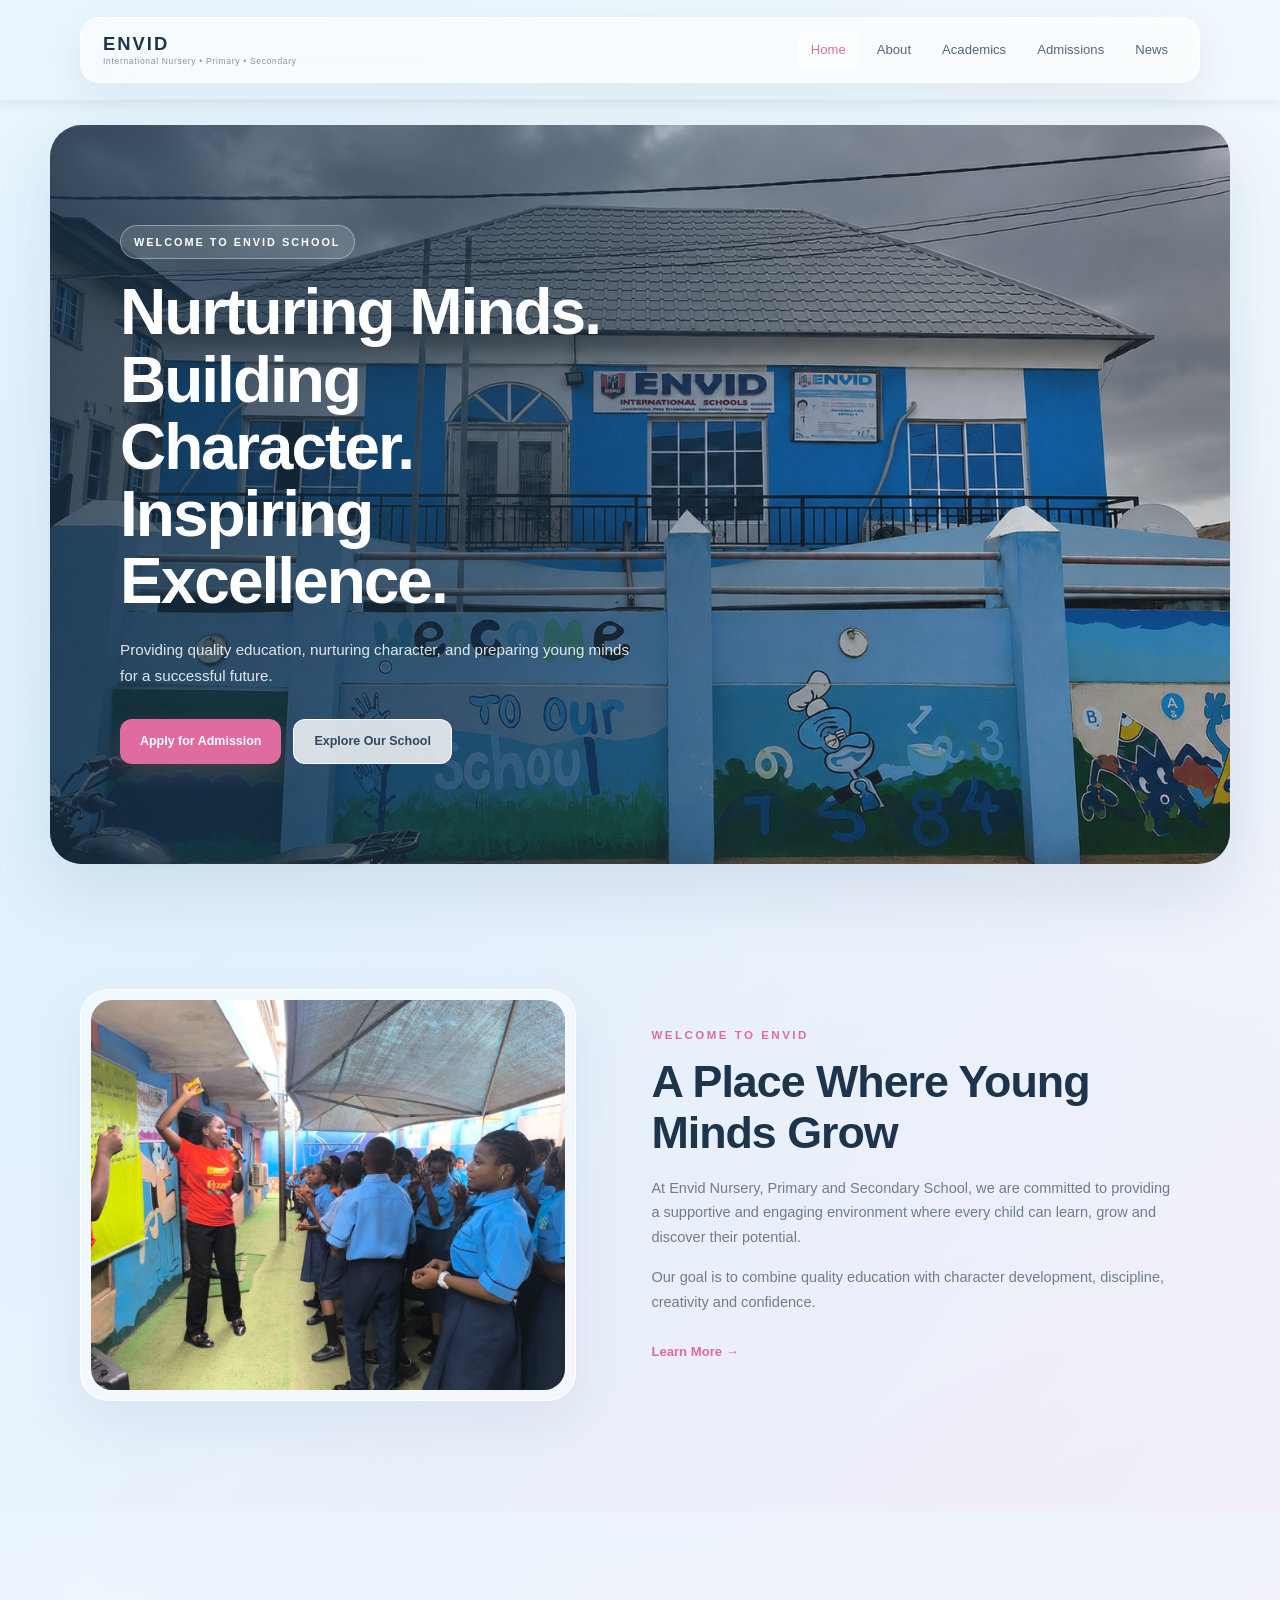
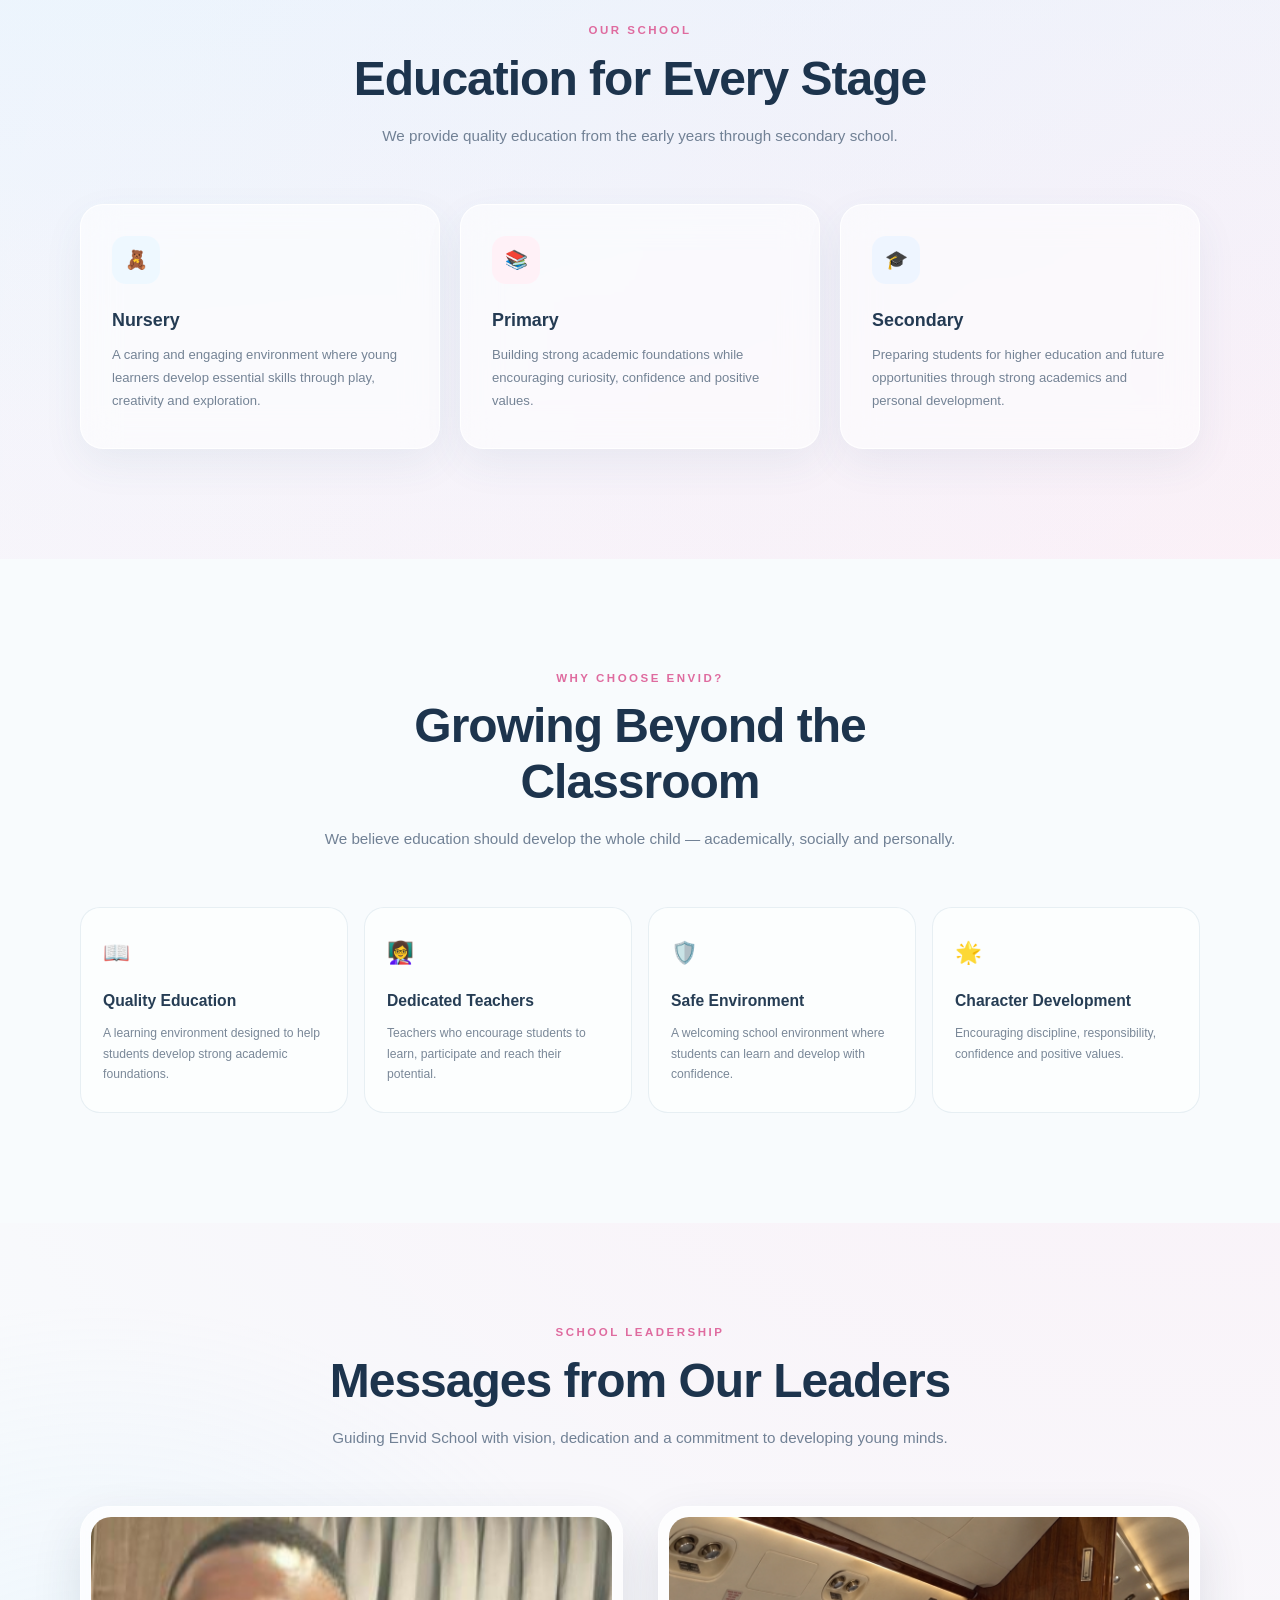
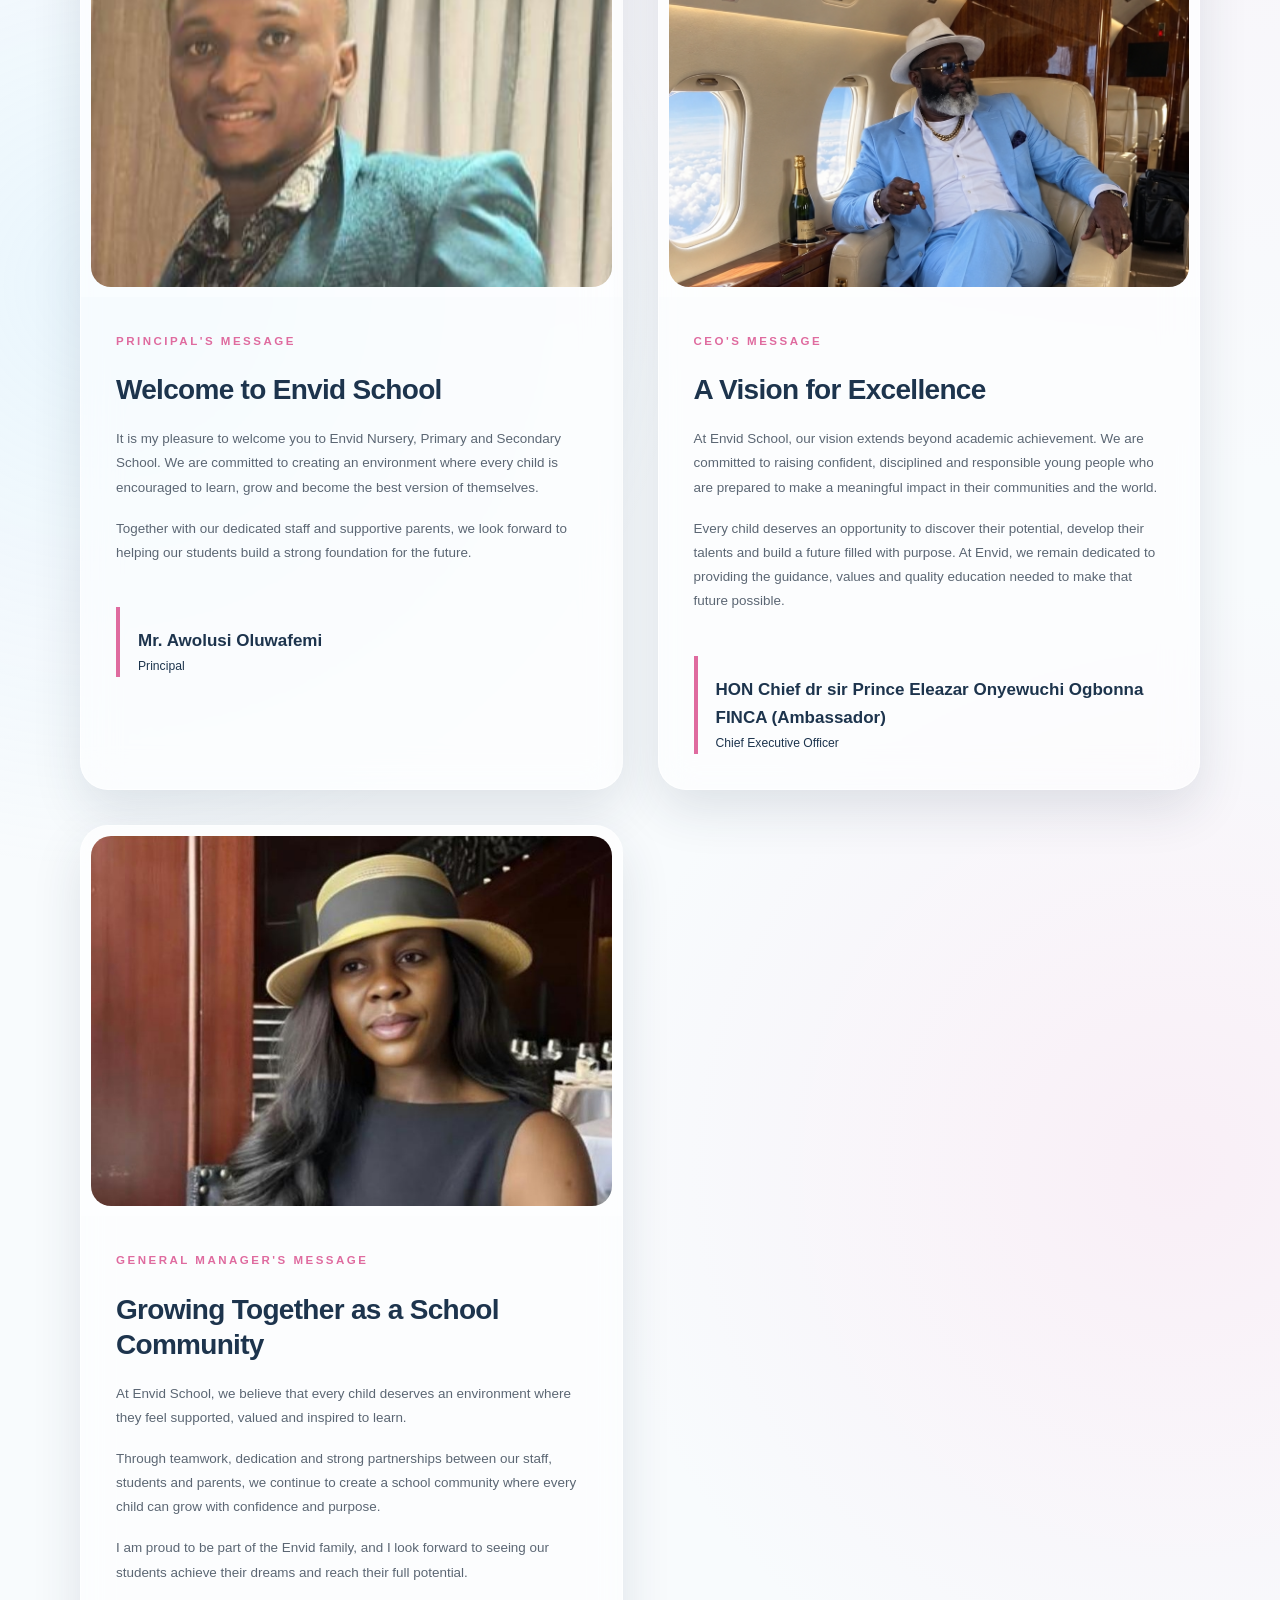
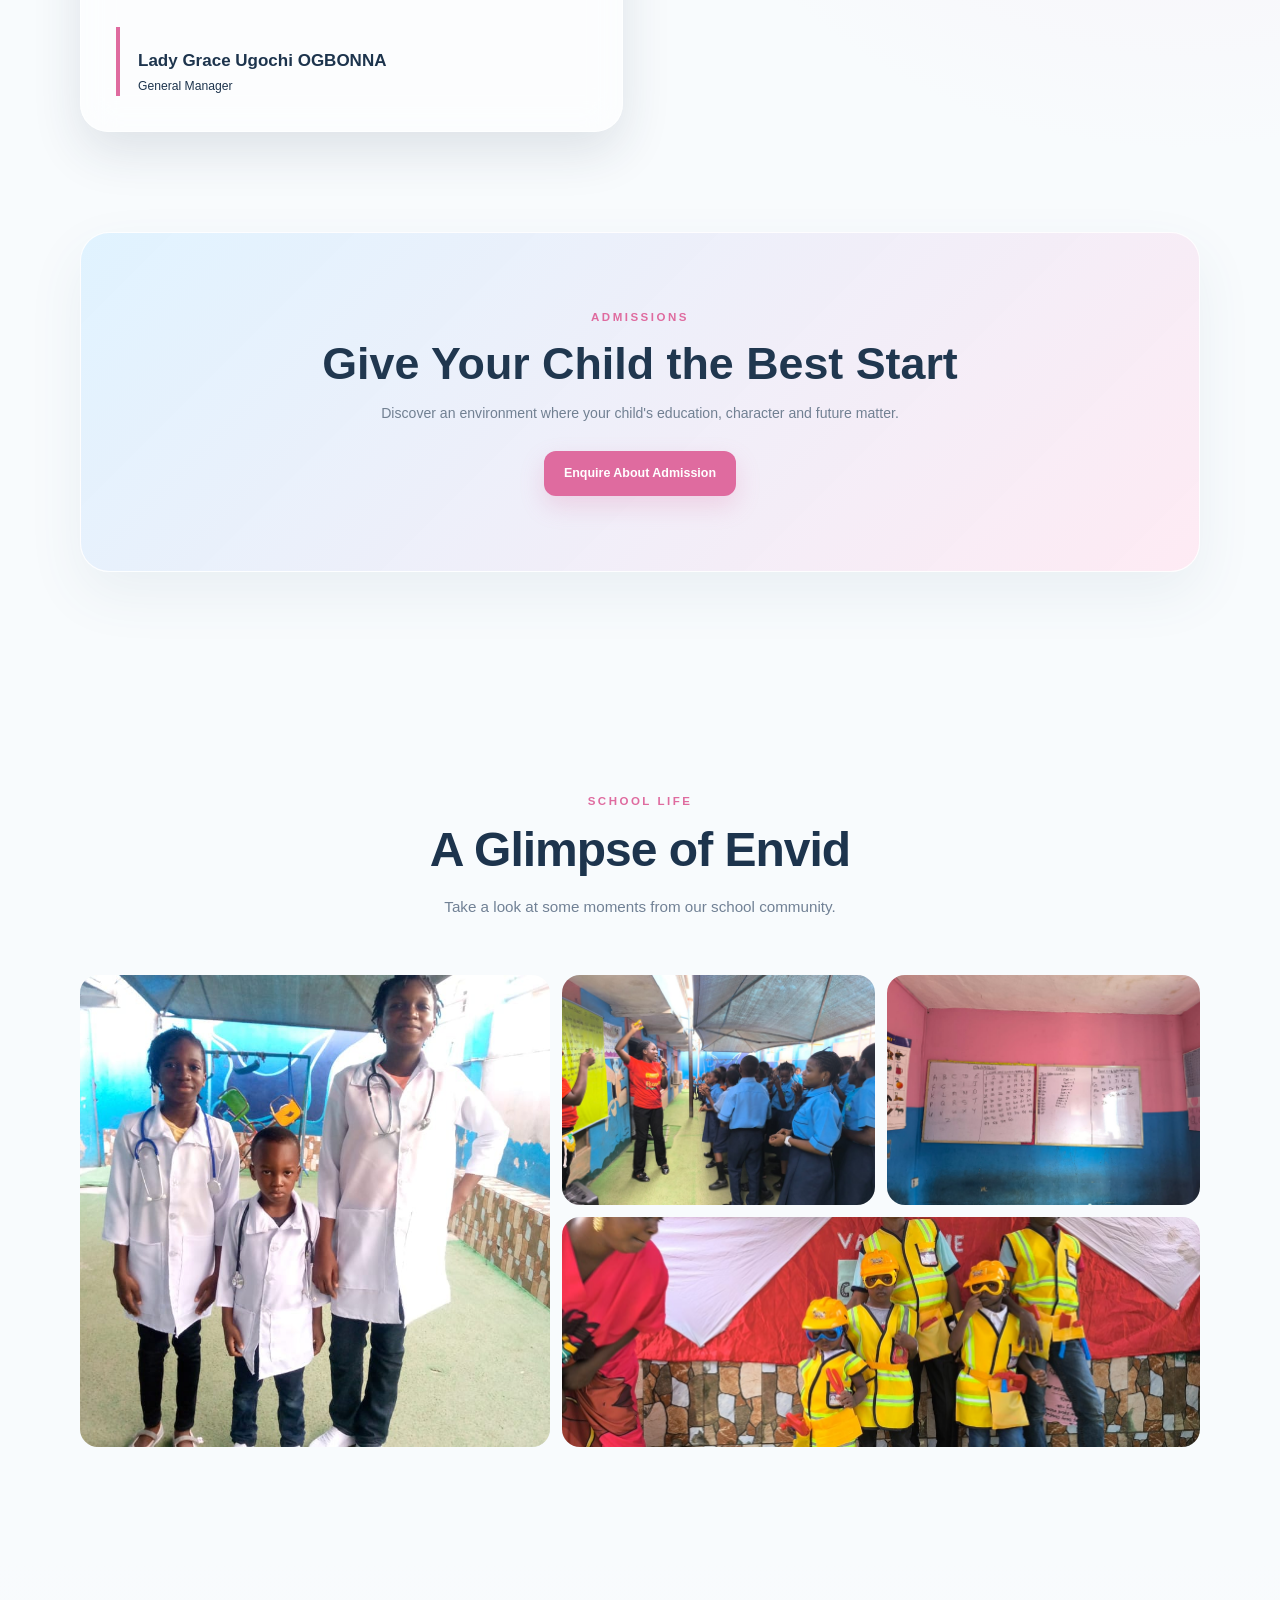
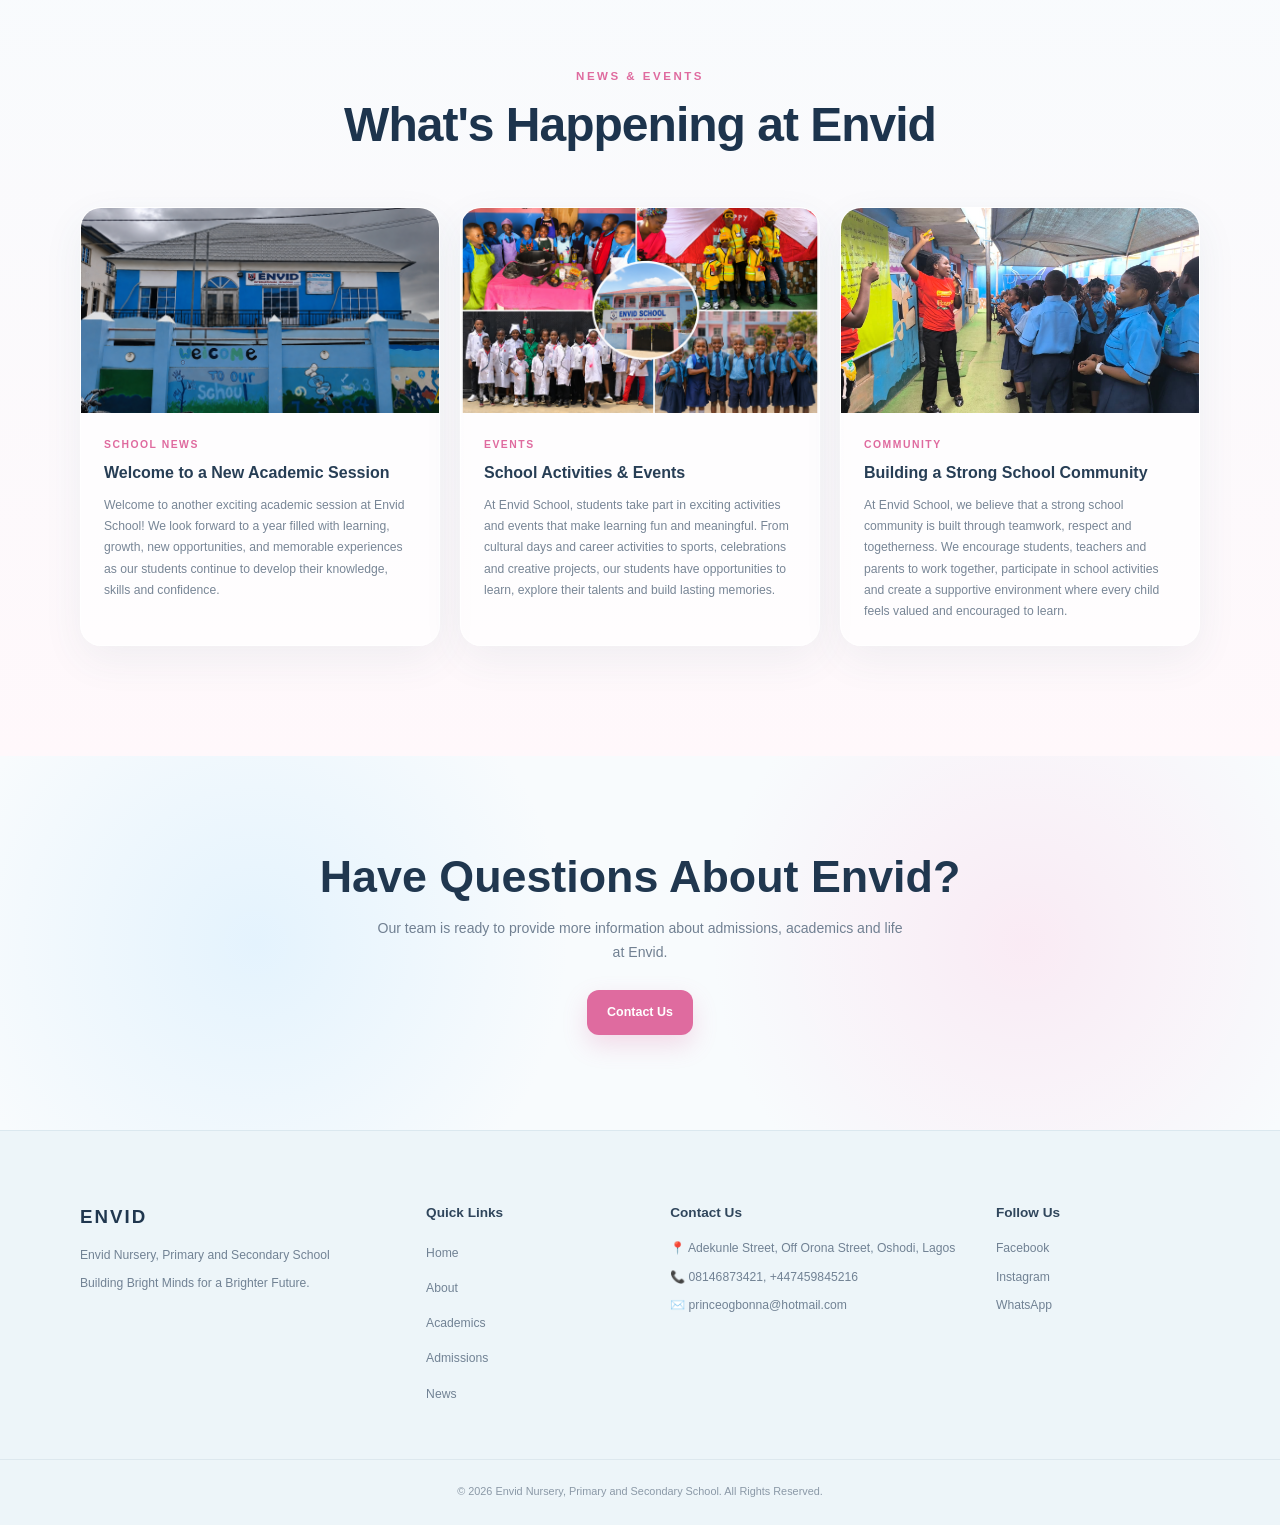
<file: index.html>
<!DOCTYPE html>
<html lang="en">
<head>
    <meta charset="UTF-8">

    <meta name="viewport" content="width=device-width, initial-scale=1.0">

    <meta name="description" content="Envid Nursery, Primary and Secondary School - Building Bright Minds for a Brighter Future.">

    <title>Envid International Nursery, Primary and Secondary School</title>

    <link rel="stylesheet" href="index.css">
</head>

<body>

    <!-- =========================
         NAVIGATION BAR
    ========================== -->

    <header class="header">
        <nav class="navbar">

            <div class="logo">
                <a href="#home">
                    <span>ENVID</span>
                    <small> International Nursery • Primary • Secondary</small>
                </a>
            </div>

            <button class="menu-toggle" aria-label="Open navigation menu">
                ☰
            </button>

            <ul class="nav-links">
                <li>
                    <a href="#home" class="active">Home</a>
                </li>

                <li>
                    <a href="about.html">About</a>
                </li>

                <li>
                    <a href="academics.html">Academics</a>
                </li>

                <li>
                    <a href="admissions.html">Admissions</a>
                </li>

                <li>
                    <a href="news.html">News</a>
                </li>
            </ul>

        </nav>
    </header>


    <!-- =========================
         MAIN CONTENT
    ========================== -->

    <main>

        <!-- =========================
             HERO
        ========================== -->

        <section class="hero" id="home">

            <img
                src="Envid School.png"
                alt="Envid Nursery, Primary and Secondary School"
                class="hero-image"
            >

            <div class="hero-overlay"></div>

            <div class="hero-content">

                <p class="hero-subtitle">
                    WELCOME TO ENVID SCHOOL
                </p>

                <h1>
                    Nurturing Minds. Building Character.
                    Inspiring Excellence.
                </h1>

                <p>
                    Providing quality education, nurturing character,
                    and preparing young minds for a successful future.
                </p>

                <div class="hero-buttons">

                    <a href="admissions.html" class="btn btn-primary">
                        Apply for Admission
                    </a>

                    <a href="about.html" class="btn btn-secondary">
                        Explore Our School
                    </a>

                </div>

            </div>

        </section>


        <!-- =========================
             WELCOME SECTION
        ========================== -->

        <section class="welcome section" id="about">

            <div class="container welcome-container">

                <div class="welcome-image">

                    <img
                        src="Enivid assembly .jpeg"
                        alt="Students of Envid School"
                    >

                </div>

                <div class="welcome-content">

                    <p class="section-label">
                        WELCOME TO ENVID
                    </p>

                    <h2>
                        A Place Where Young Minds Grow
                    </h2>

                    <p>
                        At Envid Nursery, Primary and Secondary School,
                        we are committed to providing a supportive and
                        engaging environment where every child can learn,
                        grow and discover their potential.
                    </p>

                    <p>
                        Our goal is to combine quality education with
                        character development, discipline, creativity
                        and confidence.
                    </p>

                    <a href="about.html" class="text-link">
                        Learn More →
                    </a>

                </div>

            </div>

        </section>


        <!-- =========================
             SCHOOL LEVELS
        ========================== -->

        <section class="school-levels section">

            <div class="container">

                <div class="section-heading">

                    <p class="section-label">
                        OUR SCHOOL
                    </p>

                    <h2>
                        Education for Every Stage
                    </h2>

                    <p>
                        We provide quality education from the early
                        years through secondary school.
                    </p>

                </div>


                <div class="level-grid">

                    <article class="level-card">

                        <div class="card-icon">
                            🧸
                        </div>

                        <h3>
                            Nursery
                        </h3>

                        <p>
                            A caring and engaging environment where
                            young learners develop essential skills
                            through play, creativity and exploration.
                        </p>

                    </article>


                    <article class="level-card">

                        <div class="card-icon">
                            📚
                        </div>

                        <h3>
                            Primary
                        </h3>

                        <p>
                            Building strong academic foundations while
                            encouraging curiosity, confidence and
                            positive values.
                        </p>

                    </article>


                    <article class="level-card">

                        <div class="card-icon">
                            🎓
                        </div>

                        <h3>
                            Secondary
                        </h3>

                        <p>
                            Preparing students for higher education and
                            future opportunities through strong academics
                            and personal development.
                        </p>

                    </article>

                </div>

            </div>

        </section>


        <!-- =========================
             WHY CHOOSE US
        ========================== -->

        <section class="why-us section" id="academics">

            <div class="container">

                <div class="section-heading">

                    <p class="section-label">
                        WHY CHOOSE ENVID?
                    </p>

                    <h2>
                        Growing Beyond the Classroom
                    </h2>

                    <p>
                        We believe education should develop the whole
                        child — academically, socially and personally.
                    </p>

                </div>


                <div class="features-grid">

                    <article class="feature">

                        <div class="feature-icon">
                            📖
                        </div>

                        <h3>
                            Quality Education
                        </h3>

                        <p>
                            A learning environment designed to help
                            students develop strong academic foundations.
                        </p>

                    </article>


                    <article class="feature">

                        <div class="feature-icon">
                            👩‍🏫
                        </div>

                        <h3>
                            Dedicated Teachers
                        </h3>

                        <p>
                            Teachers who encourage students to learn,
                            participate and reach their potential.
                        </p>

                    </article>


                    <article class="feature">

                        <div class="feature-icon">
                            🛡️
                        </div>

                        <h3>
                            Safe Environment
                        </h3>

                        <p>
                            A welcoming school environment where
                            students can learn and develop with confidence.
                        </p>

                    </article>


                    <article class="feature">

                        <div class="feature-icon">
                            🌟
                        </div>

                        <h3>
                            Character Development
                        </h3>

                        <p>
                            Encouraging discipline, responsibility,
                            confidence and positive values.
                        </p>

                    </article>

                </div>

            </div>

        </section>


        <!-- =========================
             SCHOOL LEADERSHIP
        ========================== -->

        <section class="leadership section">

            <div class="container">

                <div class="section-heading">

                    <p class="section-label">
                        SCHOOL LEADERSHIP
                    </p>

                    <h2>
                        Messages from Our Leaders
                    </h2>

                    <p>
                        Guiding Envid School with vision, dedication and
                        a commitment to developing young minds.
                    </p>

                </div>


                <div class="leadership-grid">


                    <!-- =========================
                         PRINCIPAL
                    ========================== -->

                    <article class="leader-card">

                        <div class="leader-image">

                            <img
                                src="principal2.jpeg"
                                alt="Mr. Awolusi Oluwafemi, Principal of Envid School"
                            >

                        </div>

                        <div class="leader-content">

                            <p class="section-label">
                                PRINCIPAL'S MESSAGE
                            </p>

                            <h2>
                                Welcome to Envid School
                            </h2>

                            <p>
                                It is my pleasure to welcome you to Envid
                                Nursery, Primary and Secondary School.
                                We are committed to creating an environment
                                where every child is encouraged to learn,
                                grow and become the best version of
                                themselves.
                            </p>

                            <p>
                                Together with our dedicated staff and
                                supportive parents, we look forward to
                                helping our students build a strong
                                foundation for the future.
                            </p>

                            <p class="leader-name">
                                <strong>
                                    Mr. Awolusi Oluwafemi
                                </strong>
                                <br>
                                Principal
                            </p>

                        </div>

                    </article>


                    <!-- =========================
                         CEO
                    ========================== -->

                    <article class="leader-card">

                        <div class="leader-image">

                            <img
                                src="ceo.png"
                                alt="Prince Onyebuchi Ezeala Ambassador, CEO of Envid School"
                            >

                        </div>

                        <div class="leader-content">

                            <p class="section-label">
                                CEO'S MESSAGE
                            </p>

                            <h2>
                                A Vision for Excellence
                            </h2>

                            <p>
                                At Envid School, our vision extends beyond
                                academic achievement. We are committed to
                                raising confident, disciplined and responsible
                                young people who are prepared to make a
                                meaningful impact in their communities
                                and the world.
                            </p>

                            <p>
                                Every child deserves an opportunity to
                                discover their potential, develop their
                                talents and build a future filled with
                                purpose. At Envid, we remain dedicated to
                                providing the guidance, values and quality
                                education needed to make that future
                                possible.
                            </p>

                            <p class="leader-name">
                                <strong>
                                    HON Chief dr sir Prince Eleazar Onyewuchi Ogbonna FINCA (Ambassador)
                                </strong>
                                <br>
                                Chief Executive Officer
                            </p>

                        </div>

                    </article>


                    <!-- =========================
                         GENERAL MANAGER
                    ========================== -->

                    <article class="leader-card">

                        <div class="leader-image">

                            <!--
                            Replace "lady-grace.jpeg" with the exact
                            filename of Lady Grace's photo if different.
                            -->

                            <img
                                src="ENVID MANAGER.jpeg"
                                alt="Lady Grace Ugochi OGBONNA, General Manager of Envid School"
                            >

                        </div>

                        <div class="leader-content">

                            <p class="section-label">
                                GENERAL MANAGER'S MESSAGE
                            </p>

                            <h2>
                                Growing Together as a School Community
                            </h2>

                            <p>
                                At Envid School, we believe that every
                                child deserves an environment where they
                                feel supported, valued and inspired to learn.
                            </p>

                            <p>
                                Through teamwork, dedication and strong
                                partnerships between our staff, students
                                and parents, we continue to create a school
                                community where every child can grow with
                                confidence and purpose.
                            </p>

                            <p>
                                I am proud to be part of the Envid family,
                                and I look forward to seeing our students
                                achieve their dreams and reach their full
                                potential.
                            </p>

                            <p class="leader-name">
                                <strong>
                                    Lady Grace Ugochi OGBONNA
                                </strong>
                                <br>
                                General Manager
                            </p>

                        </div>

                    </article>

                </div>

            </div>

        </section>


        <!-- =========================
             ADMISSIONS CTA
        ========================== -->

        <section class="admissions-banner" id="admissions">

            <div class="container">

                <div class="admissions-content">

                    <p class="section-label">
                        ADMISSIONS
                    </p>

                    <h2>
                        Give Your Child the Best Start
                    </h2>

                    <p>
                        Discover an environment where your child's
                        education, character and future matter.
                    </p>

                    <a href="admissions.html" class="btn btn-primary">
                        Enquire About Admission
                    </a>

                </div>

            </div>

        </section>


        <!-- =========================
             GALLERY
        ========================== -->

        <section class="gallery section" id="gallery">

            <div class="container">

                <div class="section-heading">

                    <p class="section-label">
                        SCHOOL LIFE
                    </p>

                    <h2>
                        A Glimpse of Envid
                    </h2>

                    <p>
                        Take a look at some moments from our school
                        community.
                    </p>

                </div>


                <div class="gallery-grid">

                    <div class="gallery-item">
                        <img
                            src="Enivid career day (doctors).jpeg"
                            alt="Envid School Career Day"
                        >
                    </div>

                    <div class="gallery-item">
                        <img
                            src="Enivid assembly .jpeg"
                            alt="Envid School Assembly"
                        >
                    </div>

                    <div class="gallery-item">
                        <img
                            src="Enivid classrooms 4.jpeg"
                            alt="Envid School Classroom"
                        >
                    </div>

                    <div class="gallery-item">
                        <img
                            src="Envid career day (construction workers).jpeg"
                            alt="Envid School Career Day activity"
                        >
                    </div>

                </div>

            </div>

        </section>


        <!-- =========================
             NEWS & EVENTS
        ========================== -->

        <section class="news section" id="news">

            <div class="container">

                <div class="section-heading">

                    <p class="section-label">
                        NEWS & EVENTS
                    </p>

                    <h2>
                        What's Happening at Envid
                    </h2>

                </div>


                <div class="news-grid">


                    <article class="news-card">

                        <div class="news-image">

                            <img
                                src="Envid School.png"
                                alt="Envid School"
                            >

                        </div>

                        <div class="news-content">

                            <span class="news-date">
                                School News
                            </span>

                            <h3>
                                Welcome to a New Academic Session
                            </h3>

                            <p>
                                Welcome to another exciting academic
                                session at Envid School! We look forward
                                to a year filled with learning, growth,
                                new opportunities, and memorable
                                experiences as our students continue to
                                develop their knowledge, skills and
                                confidence.
                            </p>

                        </div>

                    </article>


                    <article class="news-card">

                        <div class="news-image">

                            <img
                                src="Events.png"
                                alt="Envid School Activities and Events"
                            >

                        </div>

                        <div class="news-content">

                            <span class="news-date">
                                Events
                            </span>

                            <h3>
                                School Activities & Events
                            </h3>

                            <p>
                                At Envid School, students take part in
                                exciting activities and events that make
                                learning fun and meaningful. From cultural
                                days and career activities to sports,
                                celebrations and creative projects, our
                                students have opportunities to learn,
                                explore their talents and build lasting
                                memories.
                            </p>

                        </div>

                    </article>


                    <article class="news-card">

                        <div class="news-image">

                            <img
                                src="Enivid assembly .jpeg"
                                alt="Students at Envid School"
                            >

                        </div>

                        <div class="news-content">

                            <span class="news-date">
                                Community
                            </span>

                            <h3>
                                Building a Strong School Community
                            </h3>

                            <p>
                                At Envid School, we believe that a strong
                                school community is built through teamwork,
                                respect and togetherness. We encourage
                                students, teachers and parents to work
                                together, participate in school activities
                                and create a supportive environment where
                                every child feels valued and encouraged
                                to learn.
                            </p>

                        </div>

                    </article>

                </div>

            </div>

        </section>


        <!-- =========================
             CONTACT
        ========================== -->

        <section class="contact-cta" id="contact">

            <div class="container">

                <div class="contact-cta-content">

                    <h2>
                        Have Questions About Envid?
                    </h2>

                    <p>
                        Our team is ready to provide more information
                        about admissions, academics and life at Envid.
                    </p>

                    <a
                        href="mailto:princeogbonna@hotmail.com"
                        class="btn btn-primary"
                    >
                        Contact Us
                    </a>

                </div>

            </div>

        </section>

    </main>


    <!-- =========================
         FOOTER
    ========================== -->

    <footer class="footer">

        <div class="container footer-grid">


            <!-- SCHOOL INFORMATION -->

            <div class="footer-column">

                <h3>
                    ENVID
                </h3>

                <p>
                    Envid Nursery, Primary and Secondary School
                </p>

                <p>
                    Building Bright Minds for a Brighter Future.
                </p>

            </div>


            <!-- QUICK LINKS -->

            <div class="footer-column">

                <h4>
                    Quick Links
                </h4>

                <ul>

                    <li>
                        <a href="#home">
                            Home
                        </a>
                    </li>

                    <li>
                        <a href="about.html">
                            About
                        </a>
                    </li>

                    <li>
                        <a href="academics.html">
                            Academics
                        </a>
                    </li>

                    <li>
                        <a href="admissions.html">
                            Admissions
                        </a>
                    </li>

                    <li>
                        <a href="news.html">
                            News
                        </a>
                    </li>

                </ul>

            </div>


            <!-- CONTACT -->

            <div class="footer-column">

                <h4>
                    Contact Us
                </h4>

                <p>
                    📍 Adekunle Street, Off Orona Street, Oshodi, Lagos
                </p>

                <p>
                    📞 08146873421, +447459845216
                </p>

                <p>
                    ✉️
                    <a href="mailto:princeogbonna@hotmail.com">
                        princeogbonna@hotmail.com
                    </a>
                </p>

            </div>


            <!-- SOCIAL MEDIA -->

            <div class="footer-column">

                <h4>
                    Follow Us
                </h4>

                <div class="social-links">

                    <a href="#" aria-label="Facebook">
                        Facebook
                    </a>

                    <a href="#" aria-label="Instagram">
                        Instagram
                    </a>

                    <a href="https://wa.me/2349064975360" aria-label="WhatsApp">
                        WhatsApp
                    </a>

                </div>

            </div>

        </div>


        <div class="footer-bottom">

            <p>
                © 2026 Envid Nursery, Primary and Secondary School.
                All Rights Reserved.
            </p>

        </div>

    </footer>


    <script src="index.js"></script>

</body>
</html>
</file>
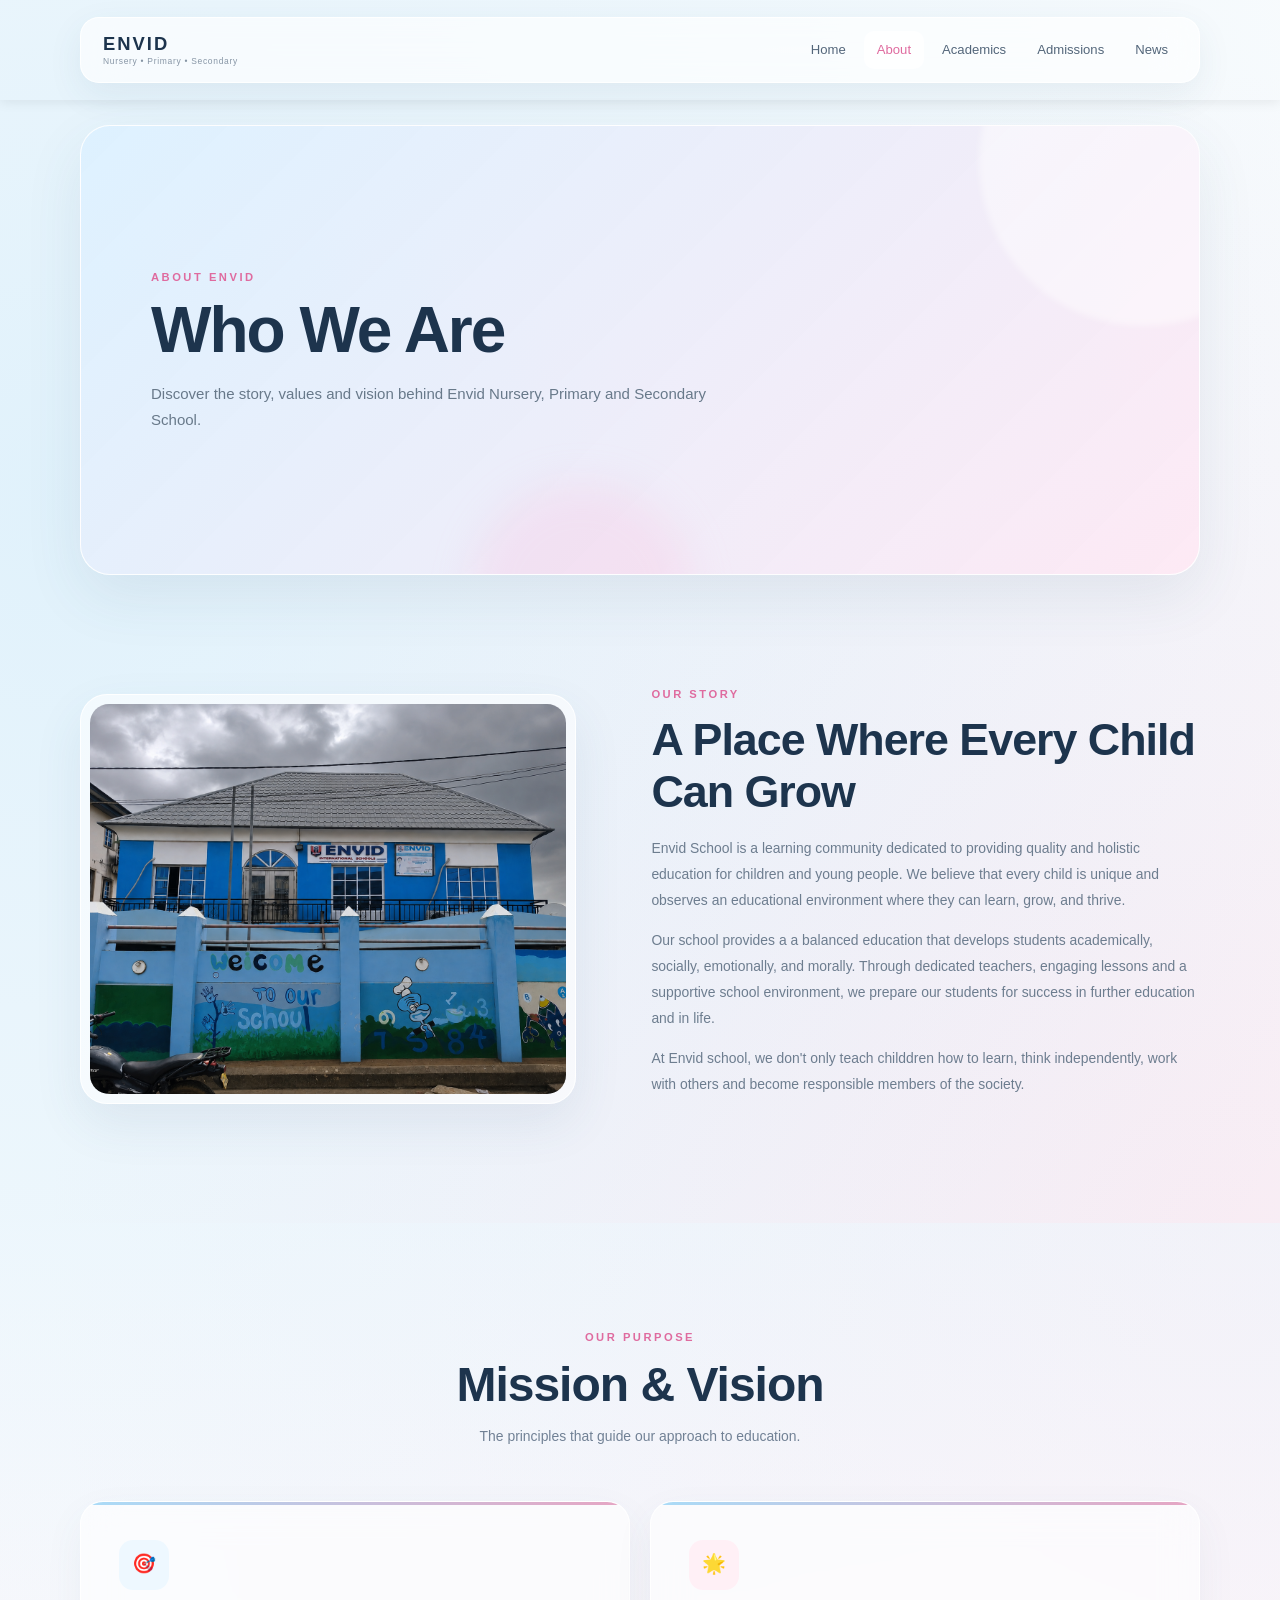
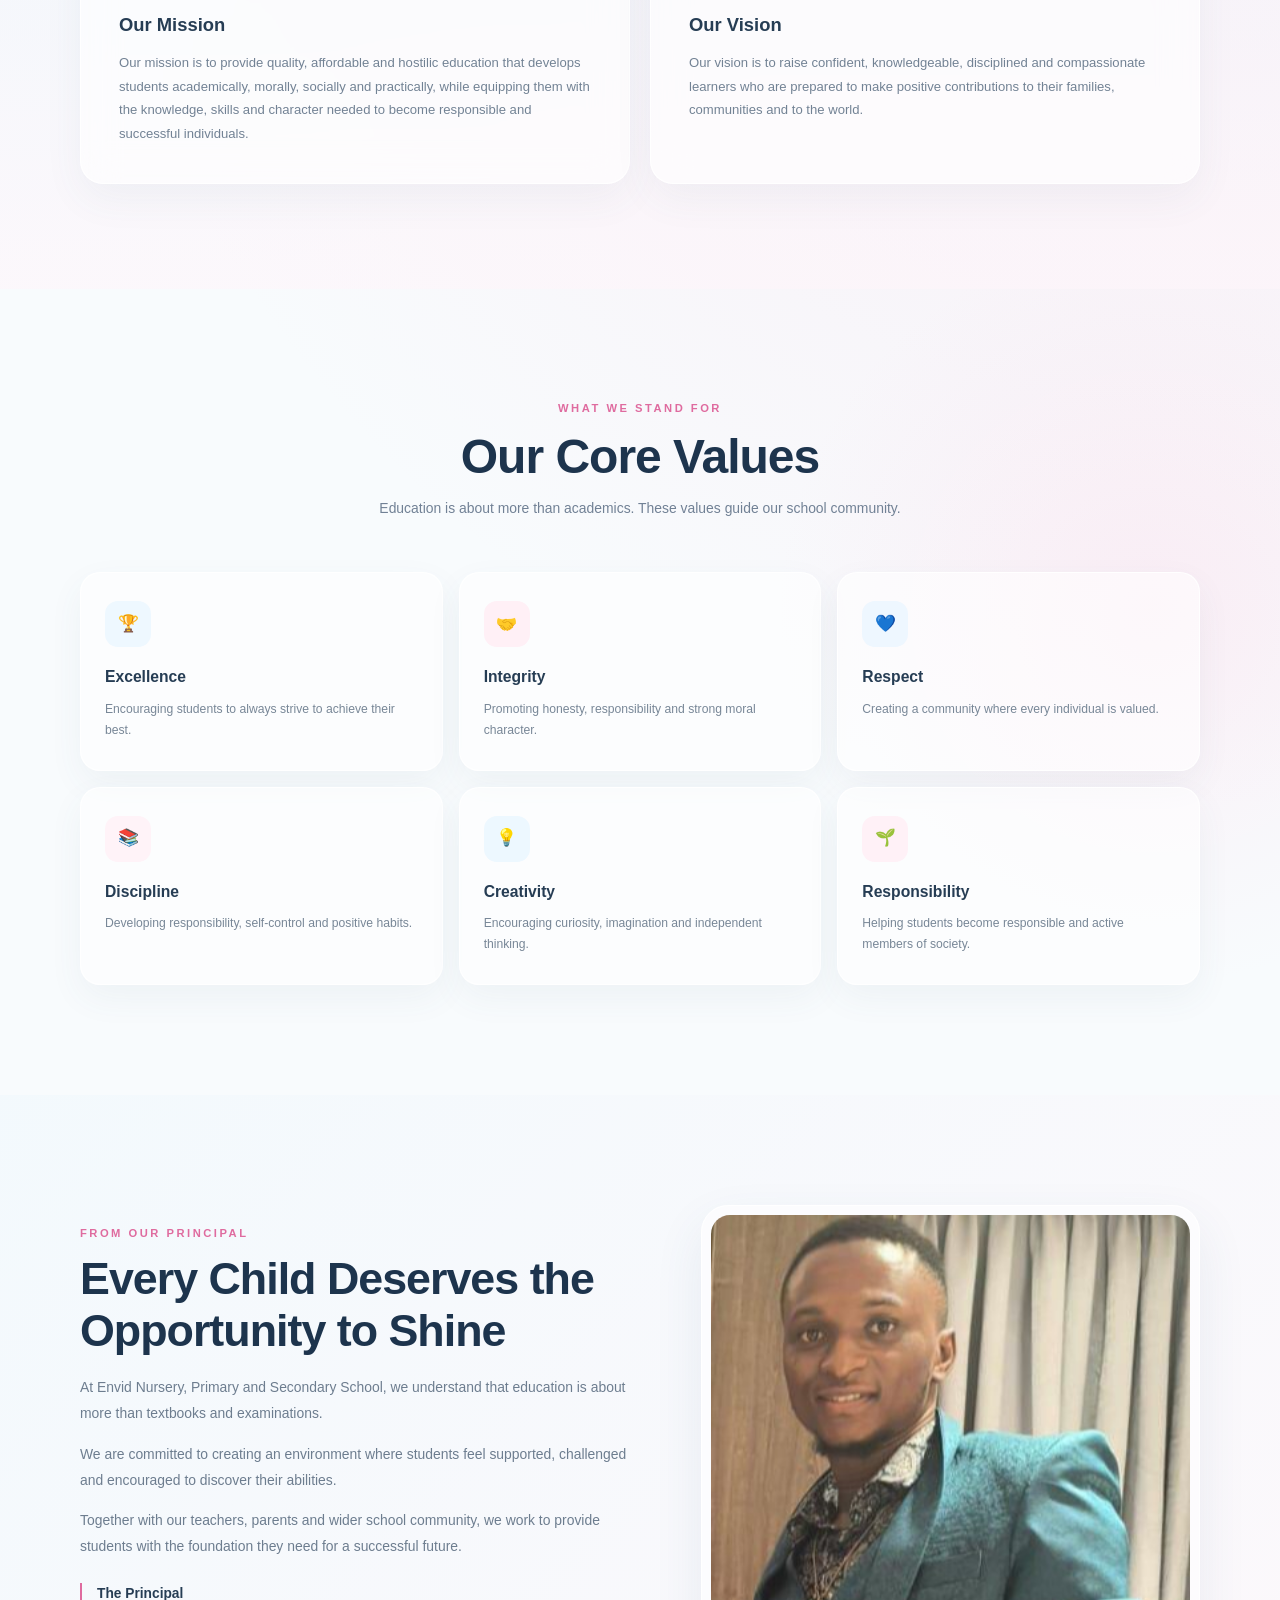
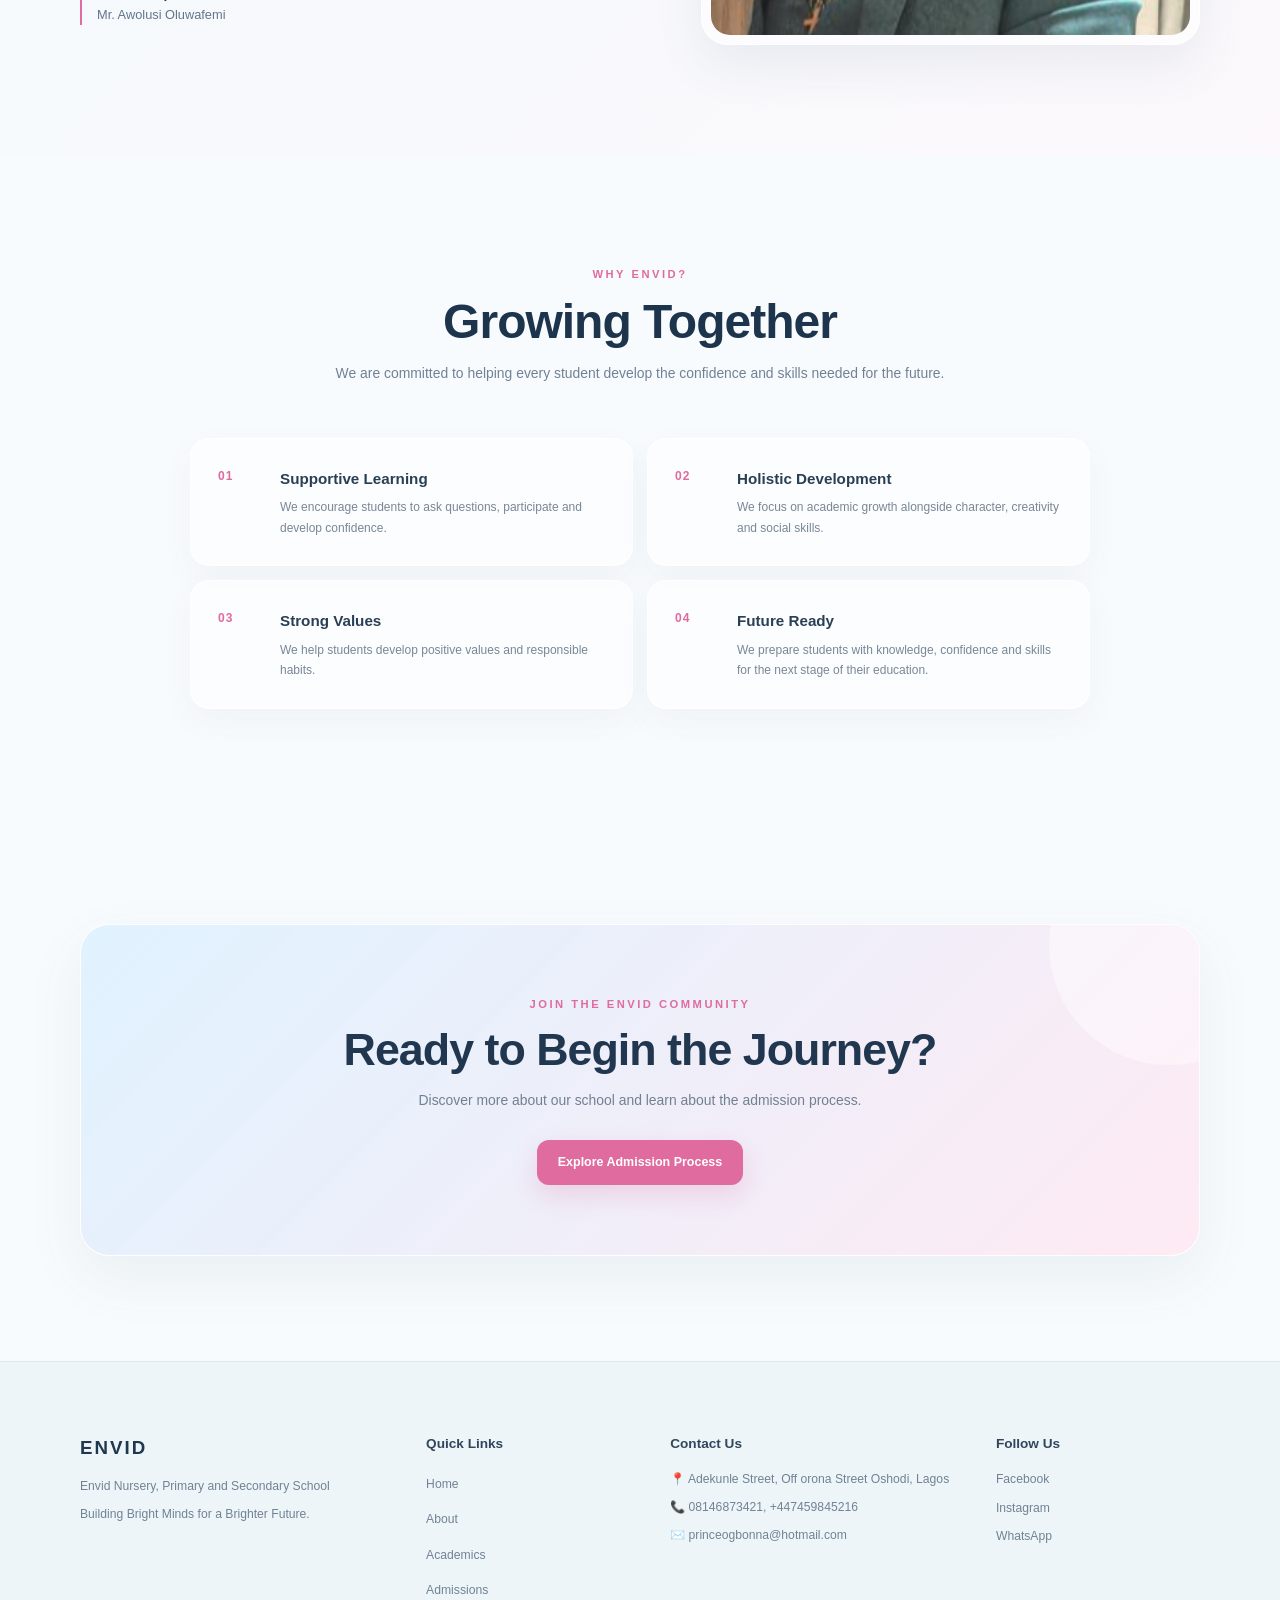
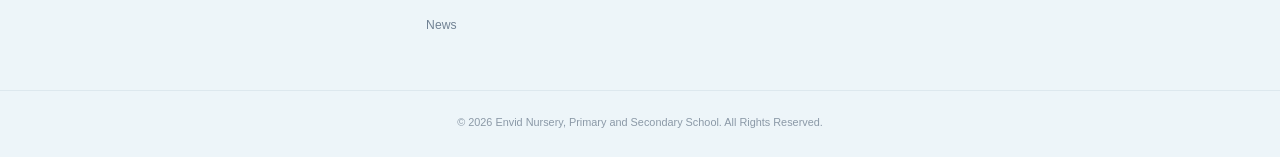
<file: about.html>
<!DOCTYPE html>
<html lang="en">

<head>

    <meta charset="UTF-8">

    <meta name="viewport" content="width=device-width, initial-scale=1.0">

    <meta name="description"
        content="Learn more about Envid Nursery, Primary and Secondary School, our mission, vision and core values.">

    <title>About Us | Envid Nursery, Primary and Secondary School</title>

    <!-- ABOUT PAGE CSS -->
    <link rel="stylesheet" href="about.css">

</head>


<body>


    <!-- =====================================
         NAVIGATION BAR
    ====================================== -->

    <header class="about-header">

        <nav class="about-navbar">


            <!-- SCHOOL LOGO -->

            <div class="about-logo">

                <a href="index.html">

                    <span>ENVID</span>

                    <small>
                        Nursery • Primary • Secondary
                    </small>

                </a>

            </div>


            <!-- MOBILE MENU BUTTON -->

            <button
                class="about-menu-toggle"
                aria-label="Open navigation menu"
            >
                ☰
            </button>


            <!-- NAVIGATION LINKS -->

            <ul class="about-nav-links">

                <li>
                    <a href="index.html">
                        Home
                    </a>
                </li>

                <li>
                    <a href="about.html" class="active">
                        About
                    </a>
                </li>

                <li>
                    <a href="academics.html">
                        Academics
                    </a>
                </li>

                <li>
                    <a href="admissions.html">
                        Admissions
                    </a>
                </li>

                <li>
                    <a href="news.html">
                        News
                    </a>
                </li>

            </ul>

        </nav>

    </header>



    <!-- =====================================
         MAIN CONTENT
    ====================================== -->

    <main>


        <!-- =====================================
             ABOUT HERO
        ====================================== -->

        <section class="about-hero">

            <div class="about-hero-content">

                <p class="about-label">
                    ABOUT ENVID
                </p>

                <h1>
                    Who We Are
                </h1>

                <p>
                    Discover the story, values and vision behind
                    Envid Nursery, Primary and Secondary School.
                </p>

            </div>

        </section>



        <!-- =====================================
             WHO WE ARE
        ====================================== -->

        <section class="about-story">

            <div class="about-container about-story-container">


                <!-- IMAGE -->

                <div class="about-story-image">

                    <img
                        src="Envid School.png"
                        alt="Envid Nursery, Primary and Secondary School"
                    >

                </div>


                <!-- TEXT -->

                <div class="about-story-content">

                    <p class="about-label">
                        OUR STORY
                    </p>

                    <h2>
                        A Place Where Every Child Can Grow
                    </h2>

                    <p>
                        Envid School is a learning community dedicated to providing quality
                        and holistic education for children and young people. We believe 
                        that every child is unique and observes an educational environment
                        where they can learn, grow, and thrive. 
                    </p>

                    <p>
                        Our school provides a a balanced education that develops students
                        academically, socially, emotionally, and morally. Through 
                        dedicated teachers, engaging lessons and a supportive school environment,
                        we prepare our students for success in further education and in life.
                    </p>

                    <p>
                        At Envid school, we don't only teach childdren how to learn, think 
                        independently, work with others and become responsible members 
                        of the society.
                    </p>

                </div>

            </div>

        </section>



        <!-- =====================================
             MISSION & VISION
        ====================================== -->

        <section class="about-purpose">

            <div class="about-container">


                <div class="about-section-heading">

                    <p class="about-label">
                        OUR PURPOSE
                    </p>

                    <h2>
                        Mission & Vision
                    </h2>

                    <p>
                        The principles that guide our approach
                        to education.
                    </p>

                </div>


                <div class="about-purpose-grid">


                    <!-- MISSION -->

                    <article class="about-purpose-card mission-card">

                        <div class="about-purpose-icon">
                            🎯
                        </div>

                        <h3>
                            Our Mission
                        </h3>

                        <p>
                           Our mission is to provide quality, affordable and hostilic education that 
                           develops students academically, morally, socially and practically,
                           while equipping them with the knowledge, skills and character needed to 
                           become responsible and successful individuals.
                        </p>

                    </article>


                    <!-- VISION -->

                    <article class="about-purpose-card vision-card">

                        <div class="about-purpose-icon">
                            🌟
                        </div>

                        <h3>
                            Our Vision
                        </h3>

                        <p>
                            Our vision is to raise confident, knowledgeable, disciplined
                            and compassionate learners who are prepared to make positive contributions 
                            to their families, communities and to the world.
                        </p>

                    </article>

                </div>

            </div>

        </section>



        <!-- =====================================
             CORE VALUES
        ====================================== -->

        <section class="about-values">

            <div class="about-container">


                <div class="about-section-heading">

                    <p class="about-label">
                        WHAT WE STAND FOR
                    </p>

                    <h2>
                        Our Core Values
                    </h2>

                    <p>
                        Education is about more than academics.
                        These values guide our school community.
                    </p>

                </div>


                <div class="about-values-grid">


                    <!-- EXCELLENCE -->

                    <article class="about-value-card">

                        <div class="about-value-icon">
                            🏆
                        </div>

                        <h3>
                            Excellence
                        </h3>

                        <p>
                            Encouraging students to always strive
                            to achieve their best.
                        </p>

                    </article>


                    <!-- INTEGRITY -->

                    <article class="about-value-card">

                        <div class="about-value-icon">
                            🤝
                        </div>

                        <h3>
                            Integrity
                        </h3>

                        <p>
                            Promoting honesty, responsibility and
                            strong moral character.
                        </p>

                    </article>


                    <!-- RESPECT -->

                    <article class="about-value-card">

                        <div class="about-value-icon">
                            💙
                        </div>

                        <h3>
                            Respect
                        </h3>

                        <p>
                            Creating a community where every
                            individual is valued.
                        </p>

                    </article>


                    <!-- DISCIPLINE -->

                    <article class="about-value-card">

                        <div class="about-value-icon">
                            📚
                        </div>

                        <h3>
                            Discipline
                        </h3>

                        <p>
                            Developing responsibility, self-control
                            and positive habits.
                        </p>

                    </article>


                    <!-- CREATIVITY -->

                    <article class="about-value-card">

                        <div class="about-value-icon">
                            💡
                        </div>

                        <h3>
                            Creativity
                        </h3>

                        <p>
                            Encouraging curiosity, imagination and
                            independent thinking.
                        </p>

                    </article>


                    <!-- RESPONSIBILITY -->

                    <article class="about-value-card">

                        <div class="about-value-icon">
                            🌱
                        </div>

                        <h3>
                            Responsibility
                        </h3>

                        <p>
                            Helping students become responsible
                            and active members of society.
                        </p>

                    </article>

                </div>

            </div>

        </section>



        <!-- =====================================
             PRINCIPAL'S MESSAGE
        ====================================== -->

        <section class="about-principal">

            <div class="about-container about-principal-container">


                <!-- MESSAGE -->

                <div class="about-principal-content">

                    <p class="about-label">
                        FROM OUR PRINCIPAL
                    </p>

                    <h2>
                        Every Child Deserves the Opportunity to Shine
                    </h2>

                    <p>
                        At Envid Nursery, Primary and Secondary School,
                        we understand that education is about more than
                        textbooks and examinations.
                    </p>

                    <p>
                        We are committed to creating an environment
                        where students feel supported, challenged and
                        encouraged to discover their abilities.
                    </p>

                    <p>
                        Together with our teachers, parents and wider
                        school community, we work to provide students
                        with the foundation they need for a successful
                        future.
                    </p>

                    <p class="about-principal-name">

                        <strong>
                            The Principal
                        </strong>

                        <br>

                        Mr. Awolusi Oluwafemi

                    </p>

                </div>


                <!-- PRINCIPAL IMAGE -->

                <div class="about-principal-image">

                    <img
                        src="principal2.jpeg"
                        alt="Principal of Envid School"
                    >

                </div>

            </div>

        </section>



        <!-- =====================================
             WHY ENVID
        ====================================== -->

        <section class="about-why">

            <div class="about-container">


                <div class="about-section-heading">

                    <p class="about-label">
                        WHY ENVID?
                    </p>

                    <h2>
                        Growing Together
                    </h2>

                    <p>
                        We are committed to helping every student
                        develop the confidence and skills needed
                        for the future.
                    </p>

                </div>


                <div class="about-why-grid">


                    <article class="about-why-item">

                        <span>
                            01
                        </span>

                        <div>

                            <h3>
                                Supportive Learning
                            </h3>

                            <p>
                                We encourage students to ask questions,
                                participate and develop confidence.
                            </p>

                        </div>

                    </article>


                    <article class="about-why-item">

                        <span>
                            02
                        </span>

                        <div>

                            <h3>
                                Holistic Development
                            </h3>

                            <p>
                                We focus on academic growth alongside
                                character, creativity and social skills.
                            </p>

                        </div>

                    </article>


                    <article class="about-why-item">

                        <span>
                            03
                        </span>

                        <div>

                            <h3>
                                Strong Values
                            </h3>

                            <p>
                                We help students develop positive
                                values and responsible habits.
                            </p>

                        </div>

                    </article>


                    <article class="about-why-item">

                        <span>
                            04
                        </span>

                        <div>

                            <h3>
                                Future Ready
                            </h3>

                            <p>
                                We prepare students with knowledge,
                                confidence and skills for the next
                                stage of their education.
                            </p>

                        </div>

                    </article>

                </div>

            </div>

        </section>



        <!-- =====================================
             ADMISSION CALL TO ACTION
        ====================================== -->

        <section class="about-cta">

            <div class="about-container">

                <div class="about-cta-content">

                    <p class="about-label">
                        JOIN THE ENVID COMMUNITY
                    </p>

                    <h2>
                        Ready to Begin the Journey?
                    </h2>

                    <p>
                        Discover more about our school and learn
                        about the admission process.
                    </p>

                    <a
                        href="admissions.html"
                        class="about-button"
                    >
                        Explore Admission Process
                    </a>

                </div>

            </div>

        </section>

    </main>



    <!-- =====================================
         FOOTER
    ====================================== -->

    <footer class="about-footer">

        <div class="about-container about-footer-grid">


            <!-- SCHOOL -->

            <div class="about-footer-column">

                <h3>
                    ENVID
                </h3>

                <p>
                    Envid Nursery, Primary and Secondary School
                </p>

                <p>
                    Building Bright Minds for a Brighter Future.
                </p>

            </div>


            <!-- QUICK LINKS -->

            <div class="about-footer-column">

                <h4>
                    Quick Links
                </h4>

                <ul>

                    <li>
                        <a href="index.html">
                            Home
                        </a>
                    </li>

                    <li>
                        <a href="about.html">
                            About
                        </a>
                    </li>

                    <li>
                        <a href="academics.html">
                            Academics
                        </a>
                    </li>

                    <li>
                        <a href="admissions.html">
                            Admissions
                        </a>
                    </li>

                

                    <li>
                        <a href="news.html">
                            News
                        </a>
                    </li>
                    
                </ul>

            </div>


            <!-- CONTACT -->

            <div class="about-footer-column">

                <h4>
                     Contact Us
                </h4>

                <p>
                    📍  Adekunle Street, Off orona Street Oshodi, Lagos
                </p>

                <p>
                    📞  08146873421, +447459845216
                </p>

                <p>
                    ✉️ princeogbonna@hotmail.com
                </p>

            </div>


            <!-- SOCIAL MEDIA -->

            <div class="about-footer-column">

                <h4>
                    Follow Us
                </h4>

                <div class="about-social-links">

                    <a href="#">
                        Facebook
                    </a>

                    <a href="#">
                        Instagram
                    </a>

                    <a href="#">
                        WhatsApp
                    </a>

                </div>

            </div>

        </div>


        <!-- COPYRIGHT -->

        <div class="about-footer-bottom">

            <p>
                © 2026 Envid Nursery, Primary and Secondary School.
                All Rights Reserved.
            </p>

        </div>

    </footer>



    <!-- =====================================
         ABOUT PAGE JAVASCRIPT
    ====================================== -->

    <script src="about.js"></script>

</body>

</html>
</file>
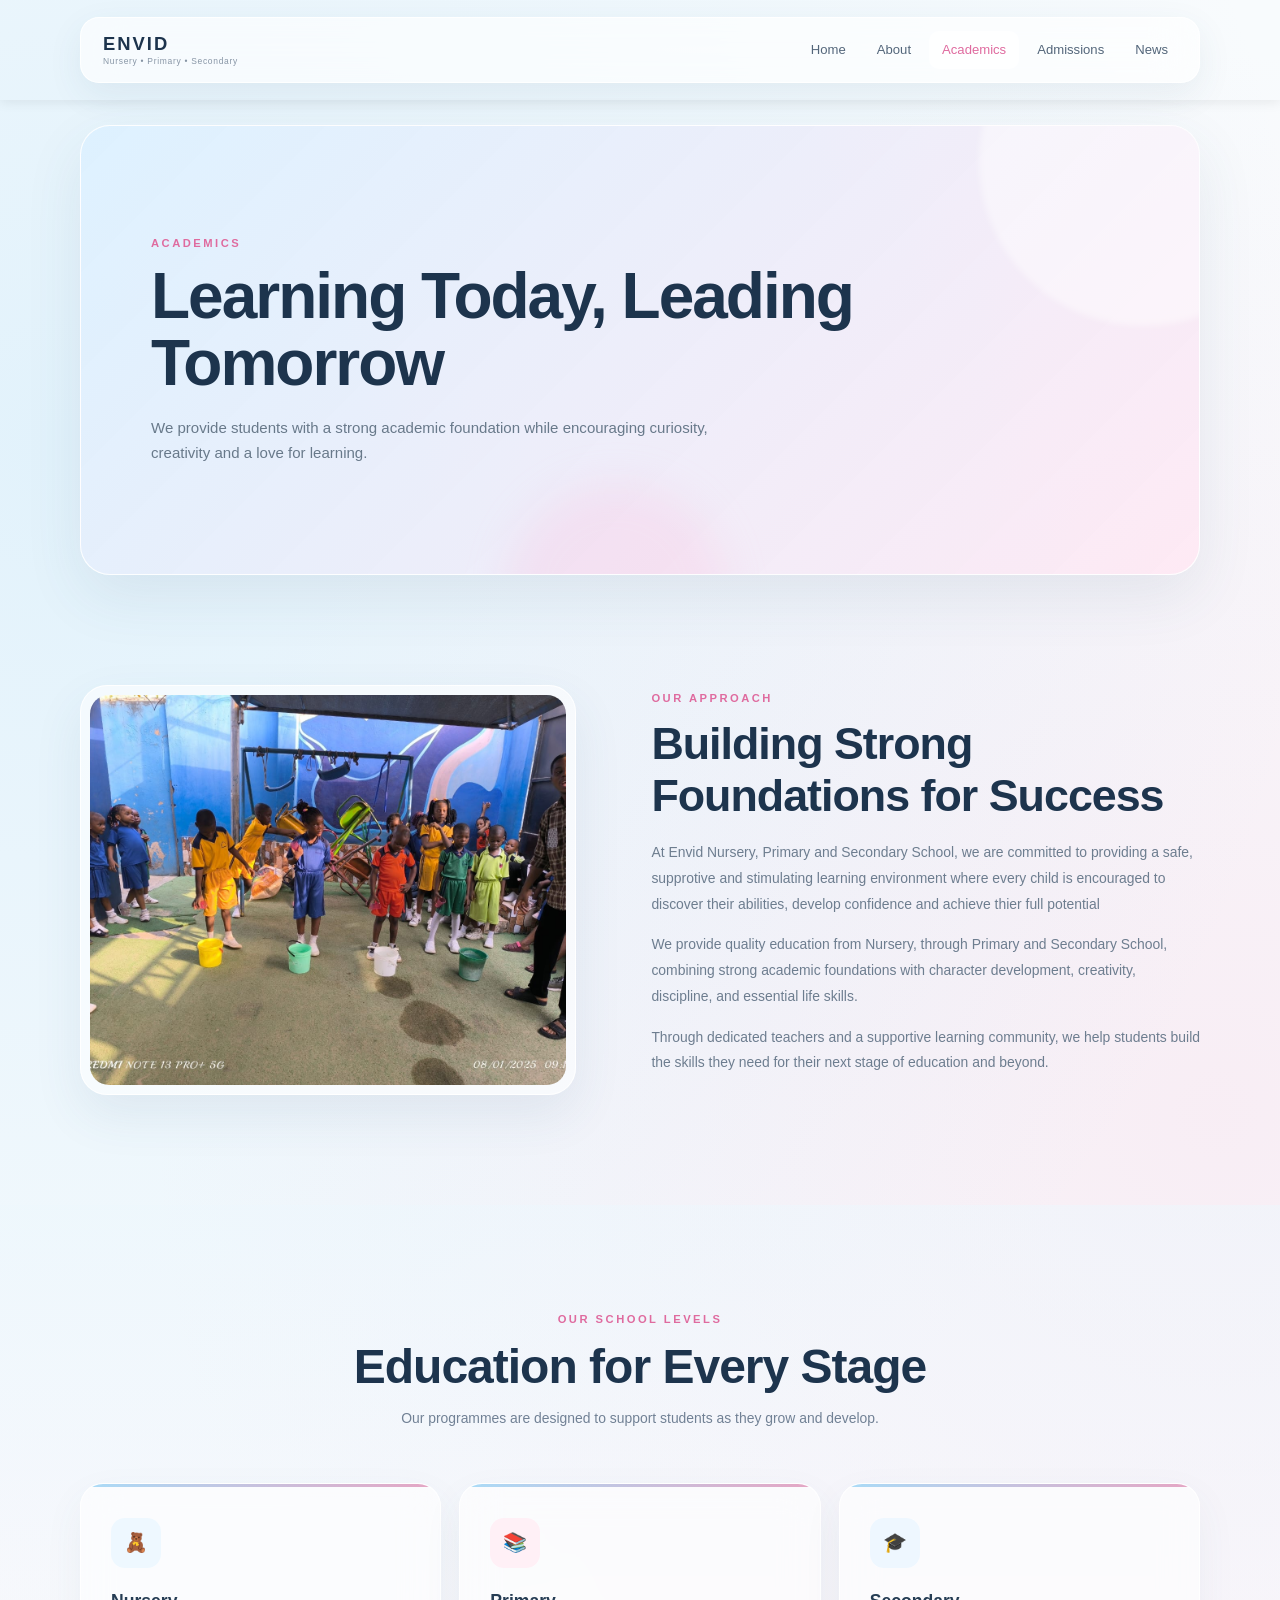
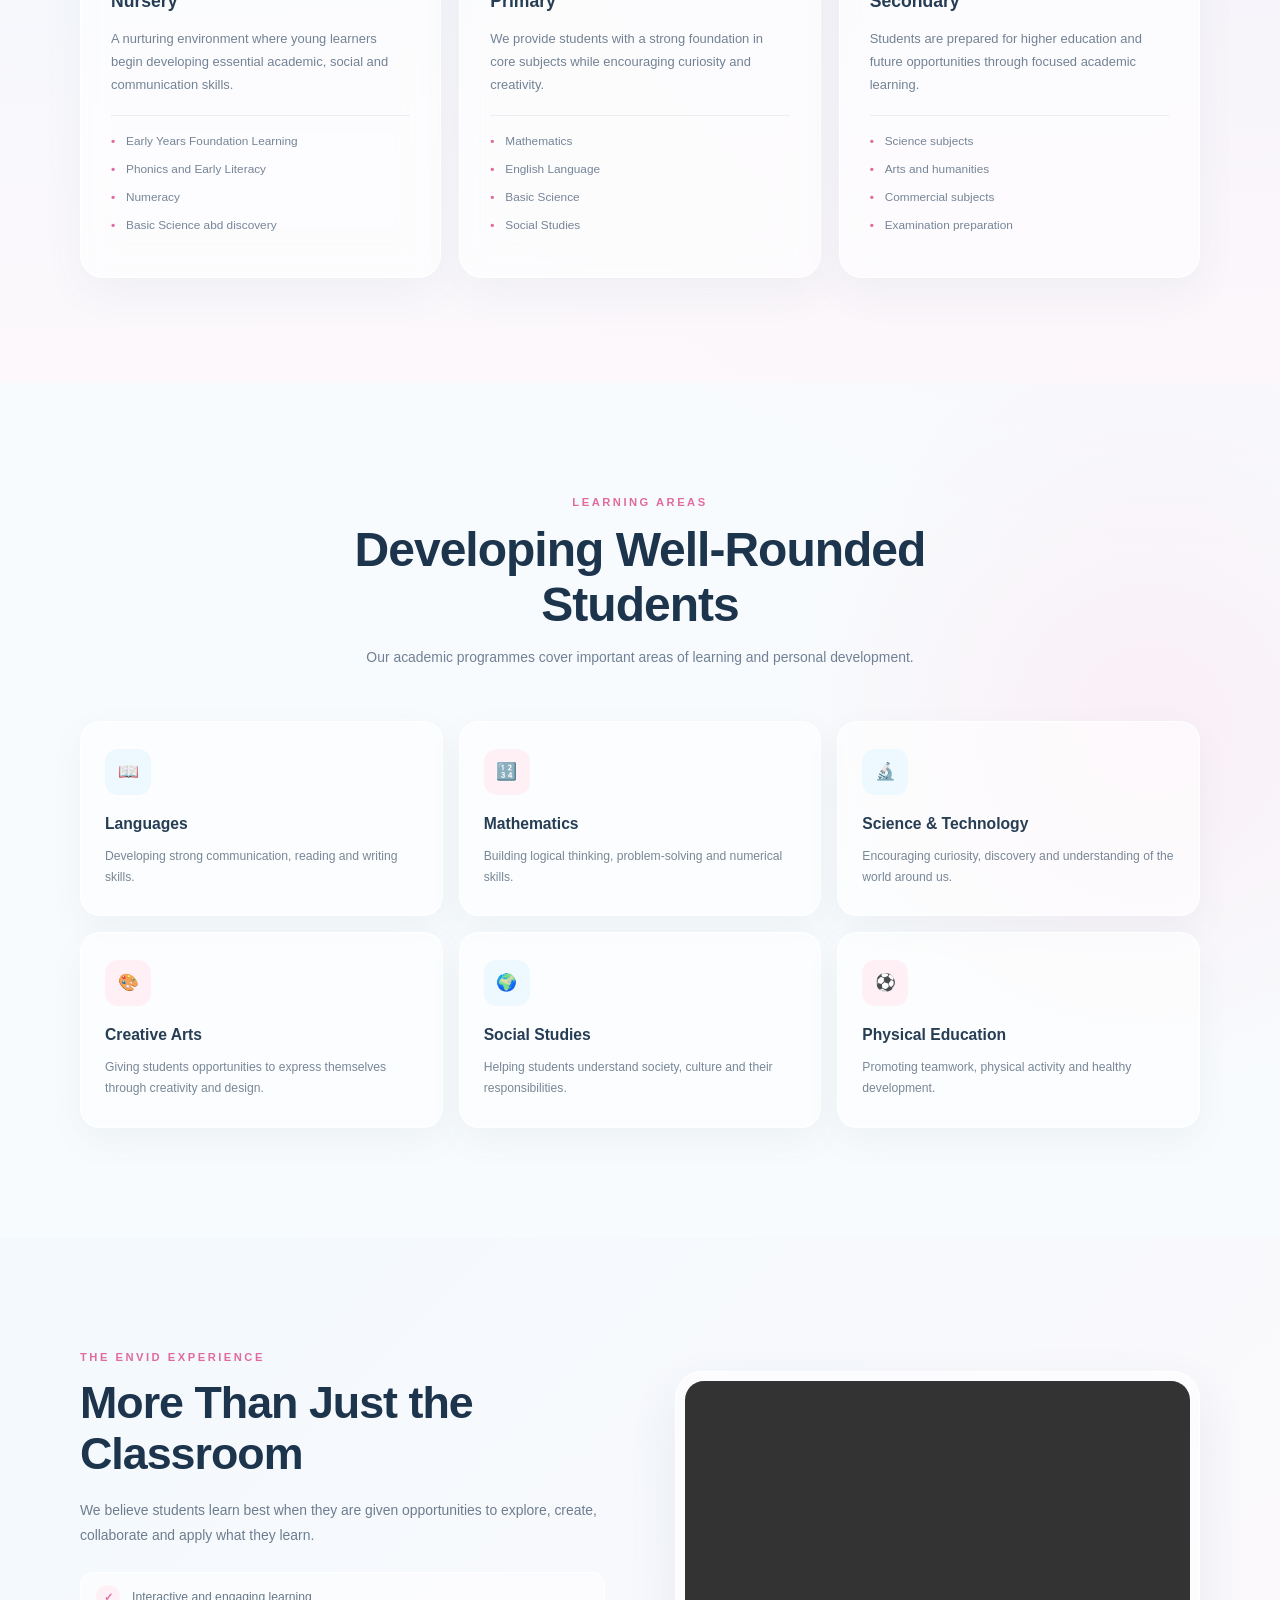
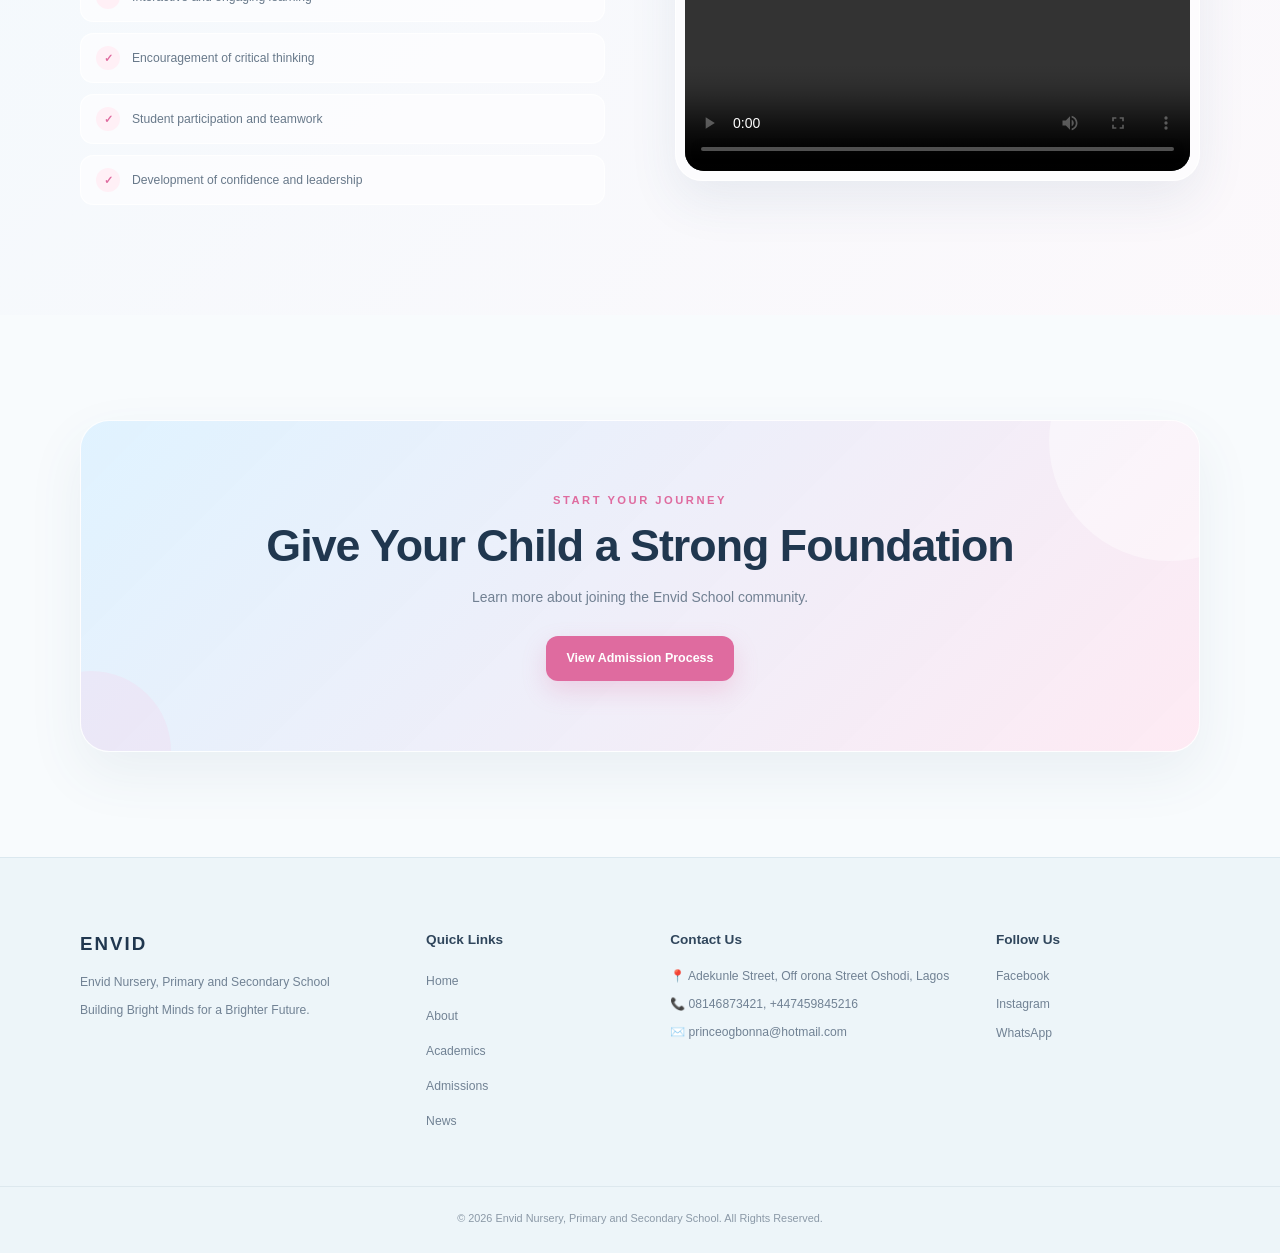
<file: academics.html>
<!DOCTYPE html>
<html lang="en">

<head>

    <meta charset="UTF-8">

    <meta name="viewport" content="width=device-width, initial-scale=1.0">

    <meta name="description"
        content="Explore the academic programmes, learning approach and educational opportunities at Envid Nursery, Primary and Secondary School.">

    <title>Academics | Envid Nursery, Primary and Secondary School</title>

    <!-- ACADEMICS PAGE CSS -->
    <link rel="stylesheet" href="academics.css">

</head>


<body>


    <!-- =====================================
         NAVIGATION BAR
    ====================================== -->

    <header class="academics-header">

        <nav class="academics-navbar">


            <!-- SCHOOL LOGO -->

            <div class="academics-logo">

                <a href="index.html">

                    <span>ENVID</span>

                    <small>
                        Nursery • Primary • Secondary
                    </small>

                </a>

            </div>


            <!-- MOBILE MENU BUTTON -->

            <button
                class="academics-menu-toggle"
                aria-label="Open navigation menu"
            >
                ☰
            </button>


            <!-- NAVIGATION LINKS -->

            <ul class="academics-nav-links">

                <li>
                    <a href="index.html">
                        Home
                    </a>
                </li>

                <li>
                    <a href="about.html">
                        About
                    </a>
                </li>

                <li>
                    <a href="academics.html" class="active">
                        Academics
                    </a>
                </li>

                <li>
                    <a href="admissions.html">
                        Admissions
                    </a>
                </li>


                <li>
                    <a href="news.html">
                        News
                    </a>
                </li>

            </ul>

        </nav>

    </header>



    <!-- =====================================
         MAIN CONTENT
    ====================================== -->

    <main>


        <!-- =====================================
             ACADEMICS HERO
        ====================================== -->

        <section class="academics-hero">

            <div class="academics-hero-content">

                <p class="academics-label">
                    ACADEMICS
                </p>

                <h1>
                    Learning Today, Leading Tomorrow
                </h1>

                <p>
                    We provide students with a strong academic
                    foundation while encouraging curiosity,
                    creativity and a love for learning.
                </p>

            </div>

        </section>



        <!-- =====================================
             ACADEMIC INTRODUCTION
        ====================================== -->

        <section class="academics-introduction">

            <div class="academics-container academics-introduction-container">


                <!-- IMAGE -->

                <div class="academics-introduction-image">

                    <img
                        src="Playground.jpeg"
                        alt="Students of Envid School"
                    >

                </div>


                <!-- CONTENT -->

                <div class="academics-introduction-content">

                    <p class="academics-label">
                        OUR APPROACH
                    </p>

                    <h2>
                        Building Strong Foundations for Success
                    </h2>

                    <p>
                        At Envid Nursery, Primary and Secondary School,
                        we are committed to providing a safe, supprotive and 
                        stimulating learning environment where every child is 
                        encouraged to discover their abilities, develop confidence 
                        and achieve thier full potential
                    </p>

                    <p>
                        We provide quality education from Nursery, through Primary
                        and Secondary School, combining strong academic foundations
                        with character development, creativity, discipline, and 
                        essential life skills.
                    </p>

                    <p>
                        Through dedicated teachers and a supportive
                        learning community, we help students build
                        the skills they need for their next stage
                        of education and beyond.
                    </p>

                </div>

            </div>

        </section>



        <!-- =====================================
             SCHOOL LEVELS
        ====================================== -->

        <section class="academics-levels">

            <div class="academics-container">


                <div class="academics-section-heading">

                    <p class="academics-label">
                        OUR SCHOOL LEVELS
                    </p>

                    <h2>
                        Education for Every Stage
                    </h2>

                    <p>
                        Our programmes are designed to support
                        students as they grow and develop.
                    </p>

                </div>


                <div class="academics-levels-grid">


                    <!-- NURSERY -->

                    <article class="academics-level-card nursery-card">

                        <div class="academics-level-icon">
                            🧸
                        </div>

                        <h3>
                            Nursery
                        </h3>

                        <p>
                            A nurturing environment where young
                            learners begin developing essential
                            academic, social and communication skills.
                        </p>

                        <ul>

                            <li>
                                Early Years Foundation Learning
                            </li>

                            <li>
                                Phonics and Early Literacy
                            </li>

                            <li>
                                Numeracy 
                            </li>

                            <li>
                                Basic Science abd discovery
                            </li>

                        </ul>

                    </article>



                    <!-- PRIMARY -->

                    <article class="academics-level-card primary-card">

                        <div class="academics-level-icon">
                            📚
                        </div>

                        <h3>
                            Primary
                        </h3>

                        <p>
                            We provide students with a strong
                            foundation in core subjects while
                            encouraging curiosity and creativity.
                        </p>

                        <ul>

                            <li>
                                Mathematics
                            </li>

                            <li>
                                English Language
                            </li>

                            <li>
                                Basic Science
                            </li>

                            <li>
                                Social Studies
                            </li>

                        </ul>

                    </article>



                    <!-- SECONDARY -->

                    <article class="academics-level-card secondary-card">

                        <div class="academics-level-icon">
                            🎓
                        </div>

                        <h3>
                            Secondary
                        </h3>

                        <p>
                            Students are prepared for higher
                            education and future opportunities
                            through focused academic learning.
                        </p>

                        <ul>

                            <li>
                                Science subjects
                            </li>

                            <li>
                                Arts and humanities
                            </li>

                            <li>
                                Commercial subjects
                            </li>

                            <li>
                                Examination preparation
                            </li>

                        </ul>

                    </article>

                </div>

            </div>

        </section>



        <!-- =====================================
             LEARNING AREAS
        ====================================== -->

        <section class="academics-subjects">

            <div class="academics-container">


                <div class="academics-section-heading">

                    <p class="academics-label">
                        LEARNING AREAS
                    </p>

                    <h2>
                        Developing Well-Rounded Students
                    </h2>

                    <p>
                        Our academic programmes cover important
                        areas of learning and personal development.
                    </p>

                </div>


                <div class="academics-subjects-grid">


                    <article class="academics-subject-card">

                        <div class="academics-subject-icon">
                            📖
                        </div>

                        <h3>
                            Languages
                        </h3>

                        <p>
                            Developing strong communication,
                            reading and writing skills.
                        </p>

                    </article>


                    <article class="academics-subject-card">

                        <div class="academics-subject-icon">
                            🔢
                        </div>

                        <h3>
                            Mathematics
                        </h3>

                        <p>
                            Building logical thinking, problem-solving
                            and numerical skills.
                        </p>

                    </article>


                    <article class="academics-subject-card">

                        <div class="academics-subject-icon">
                            🔬
                        </div>

                        <h3>
                            Science & Technology
                        </h3>

                        <p>
                            Encouraging curiosity, discovery and
                            understanding of the world around us.
                        </p>

                    </article>


                    <article class="academics-subject-card">

                        <div class="academics-subject-icon">
                            🎨
                        </div>

                        <h3>
                            Creative Arts
                        </h3>

                        <p>
                            Giving students opportunities to express
                            themselves through creativity and design.
                        </p>

                    </article>


                    <article class="academics-subject-card">

                        <div class="academics-subject-icon">
                            🌍
                        </div>

                        <h3>
                            Social Studies
                        </h3>

                        <p>
                            Helping students understand society,
                            culture and their responsibilities.
                        </p>

                    </article>


                    <article class="academics-subject-card">

                        <div class="academics-subject-icon">
                            ⚽
                        </div>

                        <h3>
                            Physical Education
                        </h3>

                        <p>
                            Promoting teamwork, physical activity
                            and healthy development.
                        </p>

                    </article>

                </div>

            </div>

        </section>



        <!-- =====================================
             LEARNING EXPERIENCE
        ====================================== -->

        <section class="academics-experience">

            <div class="academics-container academics-experience-container">


                <div class="academics-experience-content">

                    <p class="academics-label">
                        THE ENVID EXPERIENCE
                    </p>

                    <h2>
                        More Than Just the Classroom
                    </h2>

                    <p>
                        We believe students learn best when they
                        are given opportunities to explore, create,
                        collaborate and apply what they learn.
                    </p>

                    <div class="academics-experience-list">

                        <div class="academics-experience-item">

                            <span>✓</span>

                            <p>
                                Interactive and engaging learning
                            </p>

                        </div>


                        <div class="academics-experience-item">

                            <span>✓</span>

                            <p>
                                Encouragement of critical thinking
                            </p>

                        </div>


                        <div class="academics-experience-item">

                            <span>✓</span>

                            <p>
                                Student participation and teamwork
                            </p>

                        </div>


                        <div class="academics-experience-item">

                            <span>✓</span>

                            <p>
                                Development of confidence and leadership
                            </p>

                        </div>

                    </div>

                </div>


                <div class="academics-experience-image">

                   <video controls>
    <source src="Envid events.mp4" type="video/mp4">
    Your browser does not support the video tag.
</video>

                </div>

            </div>

        </section>



        <!-- =====================================
             CTA
        ====================================== -->

        <section class="academics-cta">

            <div class="academics-container">

                <div class="academics-cta-content">

                    <p class="academics-label">
                        START YOUR JOURNEY
                    </p>

                    <h2>
                        Give Your Child a Strong Foundation
                    </h2>

                    <p>
                        Learn more about joining the Envid School
                        community.
                    </p>

                    <a
                        href="admissions.html"
                        class="academics-button"
                    >
                        View Admission Process

                    </a>

                </div>

            </div>

        </section>

    </main>



    <!-- =====================================
         FOOTER
    ====================================== -->

    <footer class="academics-footer">

        <div class="academics-container academics-footer-grid">


            <!-- SCHOOL -->

            <div class="academics-footer-column">

                <h3>
                    ENVID
                </h3>

                <p>
                    Envid Nursery, Primary and Secondary School
                </p>

                <p>
                    Building Bright Minds for a Brighter Future.
                </p>

            </div>


            <!-- QUICK LINKS -->

            <div class="academics-footer-column">

                <h4>
                    Quick Links
                </h4>

                <ul>

                    <li>
                        <a href="index.html">
                            Home
                        </a>
                    </li>

                    <li>
                        <a href="about.html">
                            About
                        </a>
                    </li>

                    <li>
                        <a href="academics.html">
                            Academics
                        </a>
                    </li>

                    <li>
                        <a href="admissions.html">
                            Admissions
                        </a>
                    </li>

                

                    <li>
                        <a href="news.html">
                            News
                        </a>
                    </li>
                    
                </ul>

            </div>


            <!-- CONTACT -->

            <div class="academics-footer-column">

                <h4>
                    Contact Us
                </h4>

                <p>
                    📍 Adekunle Street, Off orona Street Oshodi, Lagos
                </p>

                <p>
                    📞 08146873421, +447459845216
                </p>

                <p>
                    ✉️  princeogbonna@hotmail.com
                </p>

            </div>


            <!-- SOCIAL MEDIA -->

            <div class="academics-footer-column">

                <h4>
                    Follow Us
                </h4>

                <div class="academics-social-links">

                    <a href="#">
                        Facebook
                    </a>

                    <a href="#">
                        Instagram
                    </a>

                    <a href="#">
                        WhatsApp
                    </a>

                </div>

            </div>

        </div>


        <!-- COPYRIGHT -->

        <div class="academics-footer-bottom">

            <p>
                © 2026 Envid Nursery, Primary and Secondary School.
                All Rights Reserved.
            </p>

        </div>

    </footer>


    <!-- ACADEMICS PAGE JAVASCRIPT -->

    <script src="academics.js"></script>

</body>

</html>
</file>
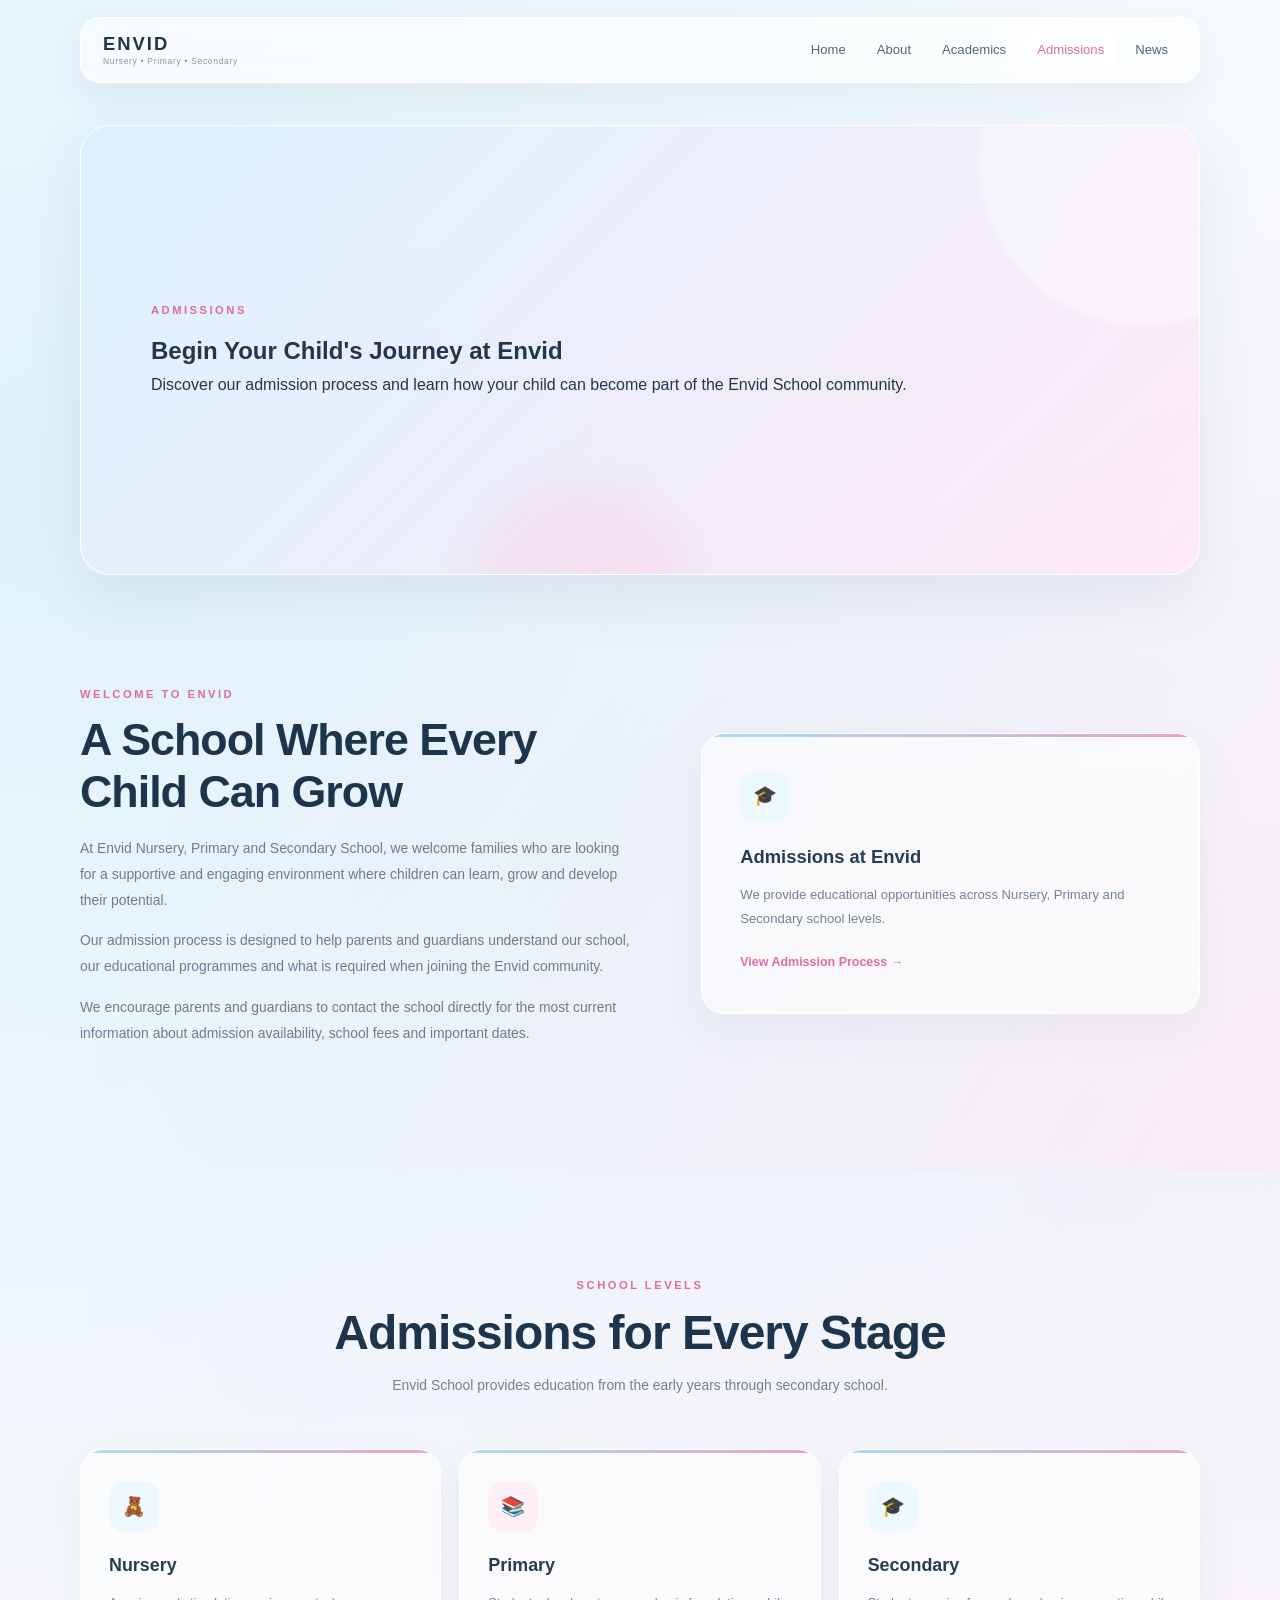
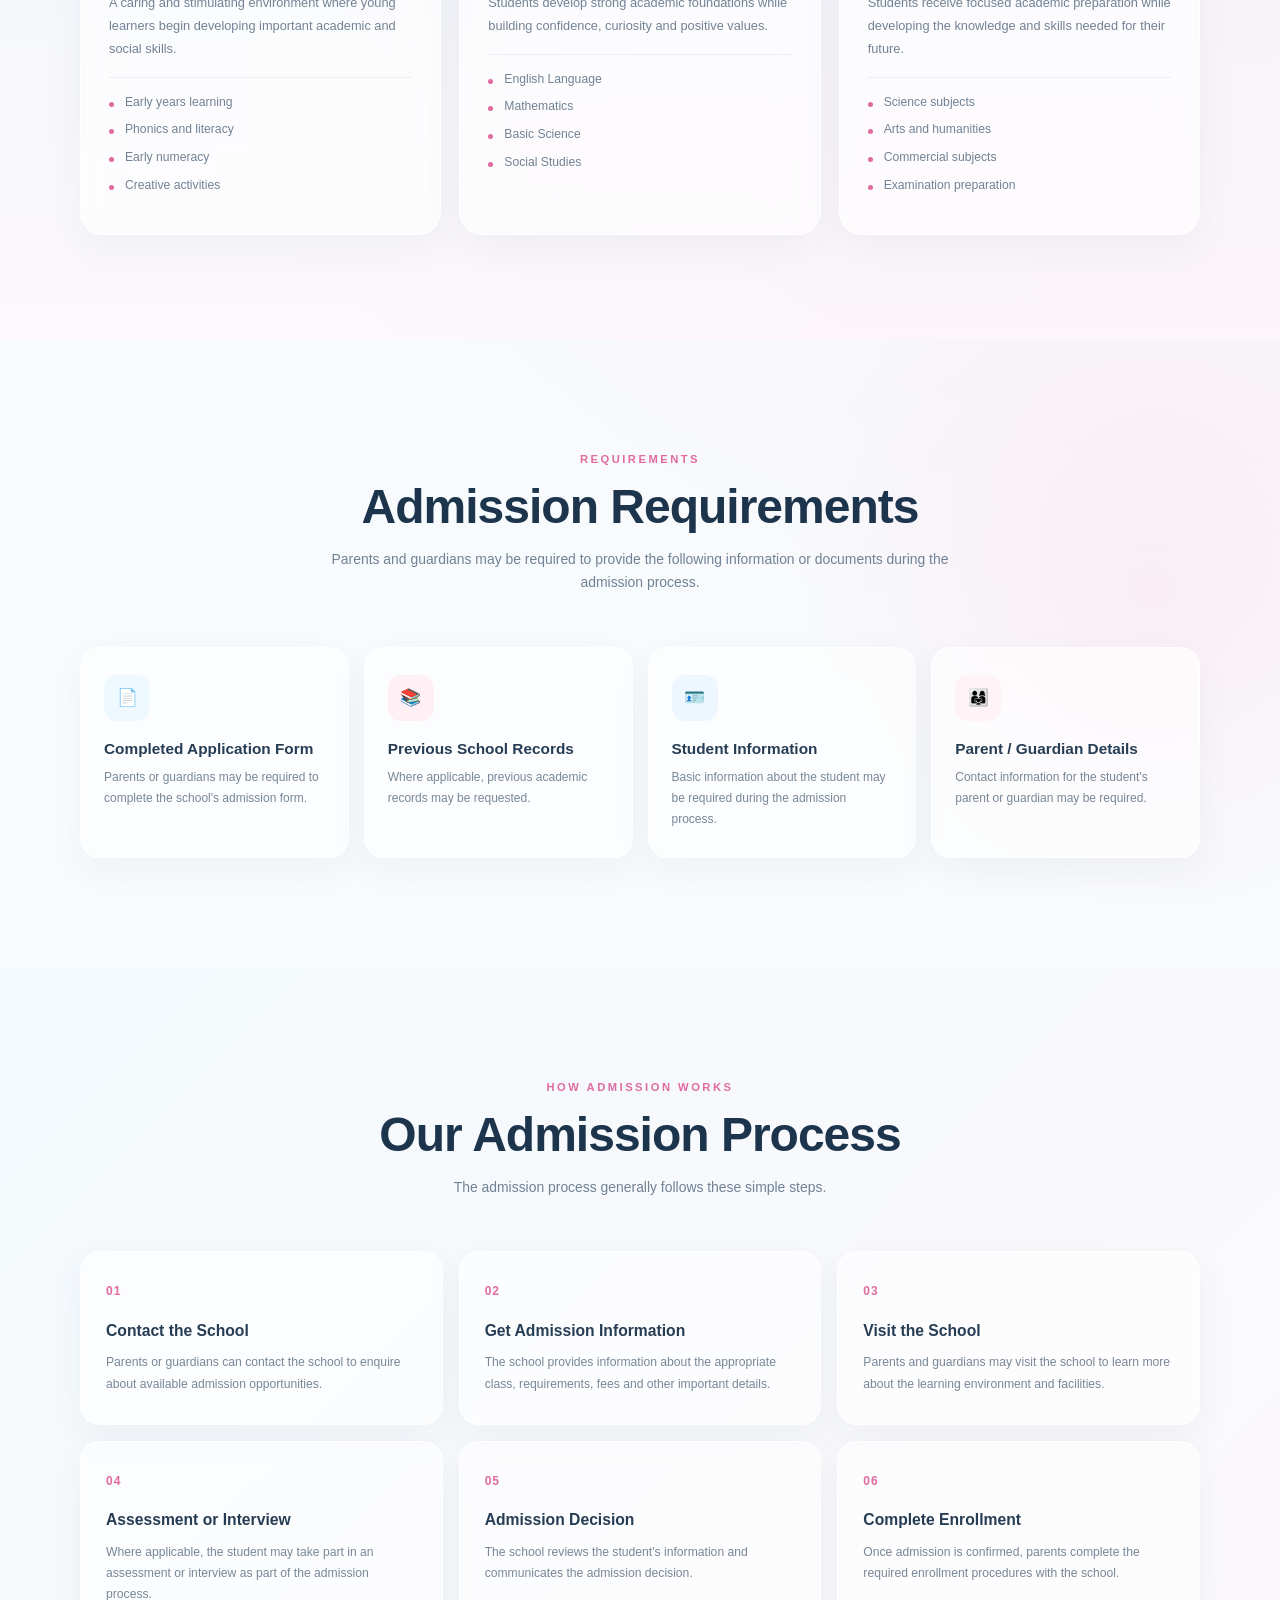
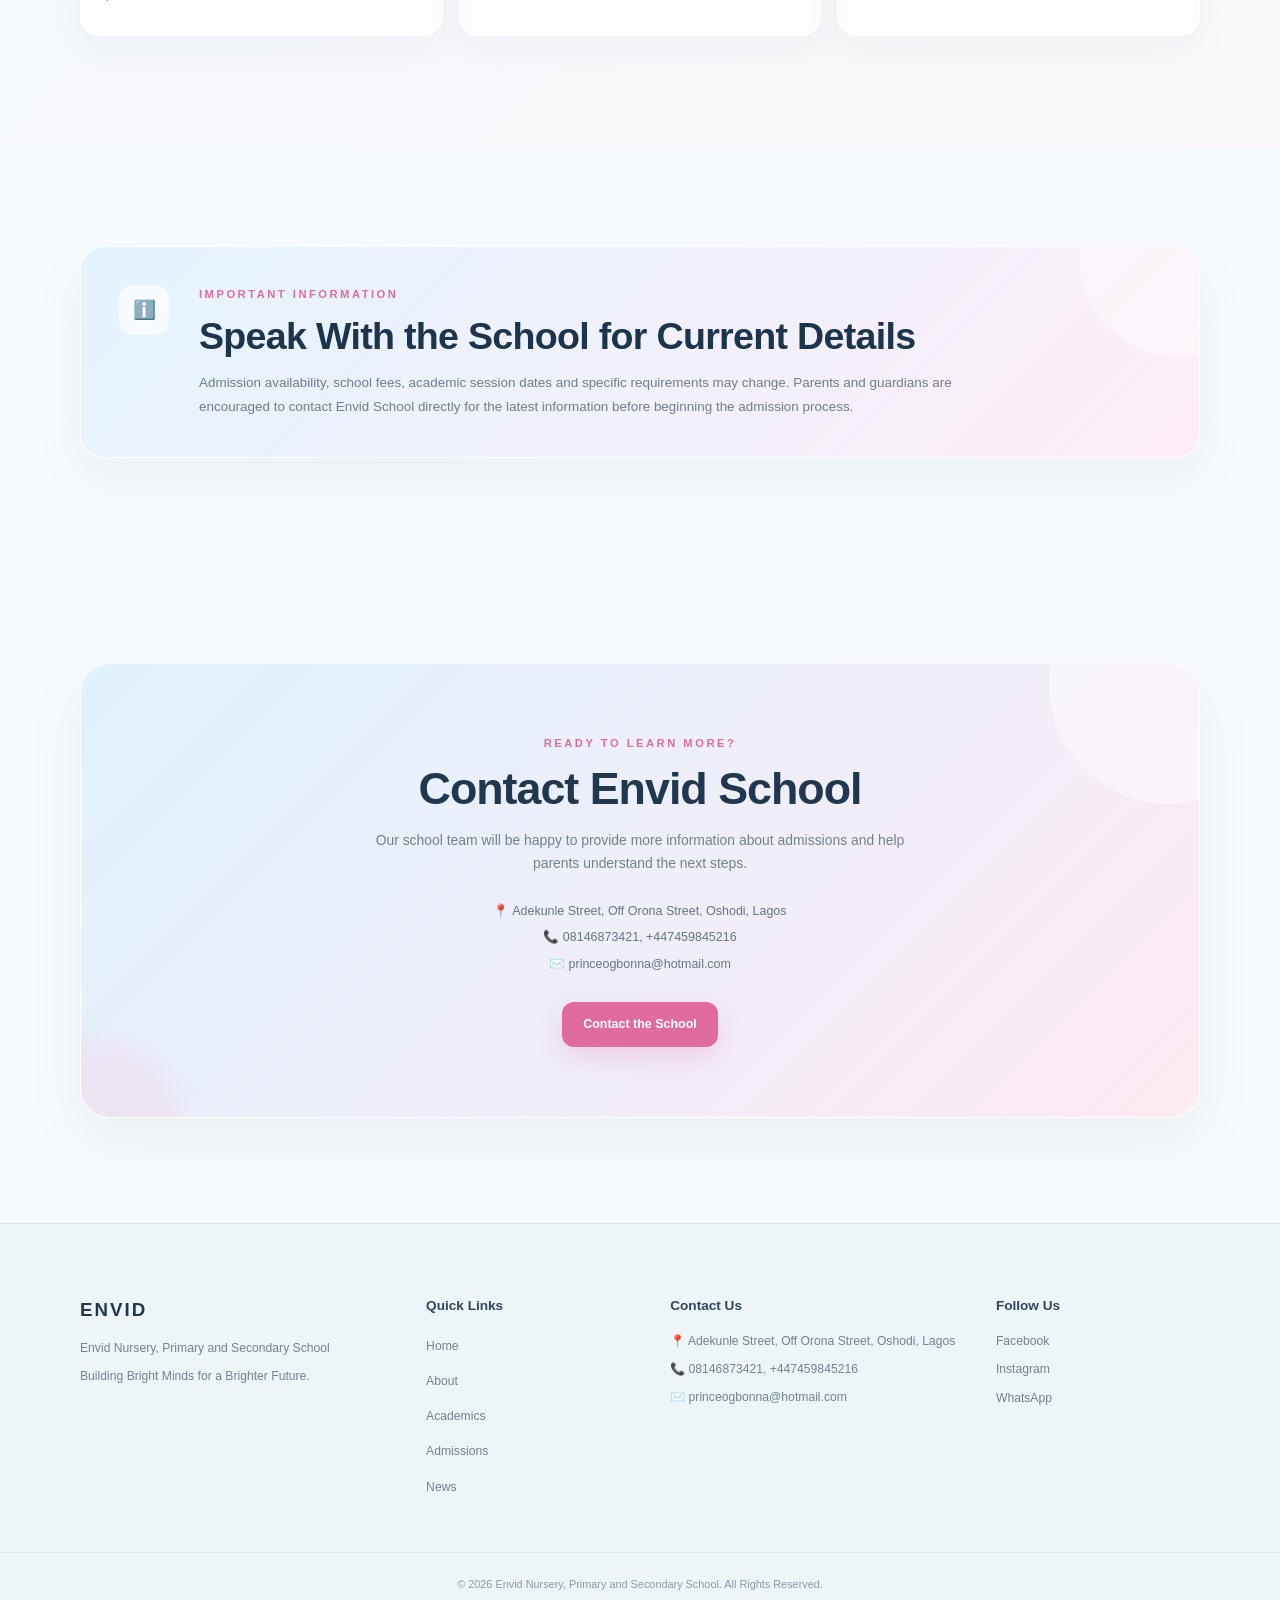
<file: admissions.html>
<!DOCTYPE html>
<html lang="en">

<head>

    <meta charset="UTF-8">

    <meta name="viewport" content="width=device-width, initial-scale=1.0">

    <meta name="description"
        content="Learn about the admission process, requirements and school levels at Envid Nursery, Primary and Secondary School.">

    <title>Admissions | Envid Nursery, Primary and Secondary School</title>

    <!-- ADMISSIONS PAGE CSS -->
    <link rel="stylesheet" href="admissions.css">

</head>


<body>


    <!-- =====================================
         NAVIGATION BAR
    ====================================== -->

    <header class="admissions-header">

        <nav class="admissions-navbar">


            <!-- SCHOOL LOGO -->

            <div class="admissions-logo">

                <a href="index.html">

                    <span>ENVID</span>

                    <small>
                        Nursery • Primary • Secondary
                    </small>

                </a>

            </div>


            <!-- MOBILE MENU BUTTON -->

            <button
                class="admissions-menu-toggle"
                aria-label="Open navigation menu"
            >
                ☰
            </button>


            <!-- NAVIGATION LINKS -->

            <ul class="admissions-nav-links">

                <li>
                    <a href="index.html">
                        Home
                    </a>
                </li>

                <li>
                    <a href="about.html">
                        About
                    </a>
                </li>

                <li>
                    <a href="academics.html">
                        Academics
                    </a>
                </li>

                <li>
                    <a href="admissions.html" class="active">
                        Admissions
                    </a>
                </li>

                <li>
                    <a href="news.html">
                        News
                    </a>
                </li>

            </ul>

        </nav>

    </header>



    <!-- =====================================
         MAIN CONTENT
    ====================================== -->

    <main>


        <!-- =====================================
             ADMISSIONS HERO
        ====================================== -->

        <section class="admissions-hero">

            <div class="admission-hero-content">

                <p class="admissions-label">
                    ADMISSIONS
                </p>

                <h1>
                    Begin Your Child's Journey at Envid
                </h1>

                <p>
                    Discover our admission process and learn how
                    your child can become part of the Envid School
                    community.
                </p>

            </div>

        </section>



        <!-- =====================================
             WELCOME TO ADMISSIONS
        ====================================== -->

        <section class="admissions-introduction">

            <div class="admissions-container admissions-introduction-container">


                <div class="admissions-introduction-content">

                    <p class="admissions-label">
                        WELCOME TO ENVID
                    </p>

                    <h2>
                        A School Where Every Child Can Grow
                    </h2>

                    <p>
                        At Envid Nursery, Primary and Secondary School,
                        we welcome families who are looking for a
                        supportive and engaging environment where
                        children can learn, grow and develop their
                        potential.
                    </p>

                    <p>
                        Our admission process is designed to help
                        parents and guardians understand our school,
                        our educational programmes and what is required
                        when joining the Envid community.
                    </p>

                    <p>
                        We encourage parents and guardians to contact
                        the school directly for the most current
                        information about admission availability,
                        school fees and important dates.
                    </p>

                </div>


                <!-- ADMISSION HIGHLIGHT -->

                <div class="admissions-introduction-card">

                    <div class="admissions-card-icon">
                        🎓
                    </div>

                    <h3>
                        Admissions at Envid
                    </h3>

                    <p>
                        We provide educational opportunities across
                        Nursery, Primary and Secondary school levels.
                    </p>

                    <a
                        href="#process"
                        class="admissions-text-link"
                    >
                        View Admission Process →
                    </a>

                </div>

            </div>

        </section>



        <!-- =====================================
             SCHOOL LEVELS
        ====================================== -->

        <section class="admissions-levels">

            <div class="admissions-container">


                <div class="admissions-section-heading">

                    <p class="admissions-label">
                        SCHOOL LEVELS
                    </p>

                    <h2>
                        Admissions for Every Stage
                    </h2>

                    <p>
                        Envid School provides education from the
                        early years through secondary school.
                    </p>

                </div>


                <div class="admissions-levels-grid">


                    <!-- NURSERY -->

                    <article class="admissions-level-card">

                        <div class="admissions-level-icon">
                            🧸
                        </div>

                        <h3>
                            Nursery
                        </h3>

                        <p>
                            A caring and stimulating environment where
                            young learners begin developing important
                            academic and social skills.
                        </p>

                        <ul>

                            <li>
                                Early years learning
                            </li>

                            <li>
                                Phonics and literacy
                            </li>

                            <li>
                                Early numeracy
                            </li>

                            <li>
                                Creative activities
                            </li>

                        </ul>

                    </article>



                    <!-- PRIMARY -->

                    <article class="admissions-level-card">

                        <div class="admissions-level-icon">
                            📚
                        </div>

                        <h3>
                            Primary
                        </h3>

                        <p>
                            Students develop strong academic foundations
                            while building confidence, curiosity and
                            positive values.
                        </p>

                        <ul>

                            <li>
                                English Language
                            </li>

                            <li>
                                Mathematics
                            </li>

                            <li>
                                Basic Science
                            </li>

                            <li>
                                Social Studies
                            </li>

                        </ul>

                    </article>



                    <!-- SECONDARY -->

                    <article class="admissions-level-card">

                        <div class="admissions-level-icon">
                            🎓
                        </div>

                        <h3>
                            Secondary
                        </h3>

                        <p>
                            Students receive focused academic preparation
                            while developing the knowledge and skills
                            needed for their future.
                        </p>

                        <ul>

                            <li>
                                Science subjects
                            </li>

                            <li>
                                Arts and humanities
                            </li>

                            <li>
                                Commercial subjects
                            </li>

                            <li>
                                Examination preparation
                            </li>

                        </ul>

                    </article>

                </div>

            </div>

        </section>



        <!-- =====================================
             ADMISSION REQUIREMENTS
        ====================================== -->

        <section class="admissions-requirements">

            <div class="admissions-container">


                <div class="admissions-section-heading">

                    <p class="admissions-label">
                        REQUIREMENTS
                    </p>

                    <h2>
                        Admission Requirements
                    </h2>

                    <p>
                        Parents and guardians may be required to
                        provide the following information or documents
                        during the admission process.
                    </p>

                </div>


                <div class="admissions-requirements-grid">


                    <!-- REQUIREMENT 1 -->

                    <article class="admissions-requirement-card">

                        <div class="admissions-requirement-icon">
                            📄
                        </div>

                        <h3>
                            Completed Application Form
                        </h3>

                        <p>
                            Parents or guardians may be required to
                            complete the school's admission form.
                        </p>

                    </article>



                    <!-- REQUIREMENT 2 -->

                    <article class="admissions-requirement-card">

                        <div class="admissions-requirement-icon">
                            📚
                        </div>

                        <h3>
                            Previous School Records
                        </h3>

                        <p>
                            Where applicable, previous academic
                            records may be requested.
                        </p>

                    </article>



                    <!-- REQUIREMENT 3 -->

                    <article class="admissions-requirement-card">

                        <div class="admissions-requirement-icon">
                            🪪
                        </div>

                        <h3>
                            Student Information
                        </h3>

                        <p>
                            Basic information about the student may
                            be required during the admission process.
                        </p>

                    </article>



                    <!-- REQUIREMENT 4 -->

                    <article class="admissions-requirement-card">

                        <div class="admissions-requirement-icon">
                            👨‍👩‍👧
                        </div>

                        <h3>
                            Parent / Guardian Details
                        </h3>

                        <p>
                            Contact information for the student's
                            parent or guardian may be required.
                        </p>

                    </article>

                </div>

            </div>

        </section>



        <!-- =====================================
             ADMISSION PROCESS
        ====================================== -->

        <section
            class="admissions-process"
            id="process"
        >

            <div class="admissions-container">


                <div class="admissions-section-heading">

                    <p class="admissions-label">
                        HOW ADMISSION WORKS
                    </p>

                    <h2>
                        Our Admission Process
                    </h2>

                    <p>
                        The admission process generally follows
                        these simple steps.
                    </p>

                </div>


                <div class="admissions-process-grid">


                    <!-- STEP 1 -->

                    <article class="admissions-process-card">

                        <div class="admissions-step-number">
                            01
                        </div>

                        <h3>
                            Contact the School
                        </h3>

                        <p>
                            Parents or guardians can contact the
                            school to enquire about available
                            admission opportunities.
                        </p>

                    </article>



                    <!-- STEP 2 -->

                    <article class="admissions-process-card">

                        <div class="admissions-step-number">
                            02
                        </div>

                        <h3>
                            Get Admission Information
                        </h3>

                        <p>
                            The school provides information about
                            the appropriate class, requirements,
                            fees and other important details.
                        </p>

                    </article>



                    <!-- STEP 3 -->

                    <article class="admissions-process-card">

                        <div class="admissions-step-number">
                            03
                        </div>

                        <h3>
                            Visit the School
                        </h3>

                        <p>
                            Parents and guardians may visit the
                            school to learn more about the learning
                            environment and facilities.
                        </p>

                    </article>



                    <!-- STEP 4 -->

                    <article class="admissions-process-card">

                        <div class="admissions-step-number">
                            04
                        </div>

                        <h3>
                            Assessment or Interview
                        </h3>

                        <p>
                            Where applicable, the student may take
                            part in an assessment or interview as
                            part of the admission process.
                        </p>

                    </article>



                    <!-- STEP 5 -->

                    <article class="admissions-process-card">

                        <div class="admissions-step-number">
                            05
                        </div>

                        <h3>
                            Admission Decision
                        </h3>

                        <p>
                            The school reviews the student's
                            information and communicates the
                            admission decision.
                        </p>

                    </article>



                    <!-- STEP 6 -->

                    <article class="admissions-process-card">

                        <div class="admissions-step-number">
                            06
                        </div>

                        <h3>
                            Complete Enrollment
                        </h3>

                        <p>
                            Once admission is confirmed, parents
                            complete the required enrollment
                            procedures with the school.
                        </p>

                    </article>

                </div>

            </div>

        </section>



        <!-- =====================================
             IMPORTANT INFORMATION
        ====================================== -->

        <section class="admissions-information">

            <div class="admissions-container">

                <div class="admissions-information-box">

                    <div class="admissions-information-icon">
                        ℹ️
                    </div>

                    <div class="admissions-information-content">

                        <p class="admissions-label">
                            IMPORTANT INFORMATION
                        </p>

                        <h2>
                            Speak With the School for Current Details
                        </h2>

                        <p>
                            Admission availability, school fees,
                            academic session dates and specific
                            requirements may change. Parents and
                            guardians are encouraged to contact
                            Envid School directly for the latest
                            information before beginning the
                            admission process.
                        </p>

                    </div>

                </div>

            </div>

        </section>



        <!-- =====================================
             CONTACT CTA
        ====================================== -->

        <section class="admissions-contact">

            <div class="admissions-container">

                <div class="admissions-contact-content">

                    <p class="admissions-label">
                        READY TO LEARN MORE?
                    </p>

                    <h2>
                        Contact Envid School
                    </h2>

                    <p>
                        Our school team will be happy to provide
                        more information about admissions and help
                        parents understand the next steps.
                    </p>


                    <div class="admissions-contact-details">

                        <p>
                            📍 Adekunle Street, Off Orona Street,
                            Oshodi, Lagos
                        </p>

                        <p>
                            📞 08146873421, +447459845216
                        </p>

                        <p>
                            ✉️ princeogbonna@hotmail.com
                        </p>

                    </div>


                    <a
                        href="mailto:princeogbonna@hotmail.com"
                        class="admissions-button admissions-button-primary"
                    >
                        Contact the School
                    </a>

                </div>

            </div>

        </section>

    </main>



    <!-- =====================================
         FOOTER
    ====================================== -->

    <footer class="admissions-footer">

        <div class="admissions-container admissions-footer-grid">


            <!-- SCHOOL INFORMATION -->

            <div class="admissions-footer-column">

                <h3>
                    ENVID
                </h3>

                <p>
                    Envid Nursery, Primary and Secondary School
                </p>

                <p>
                    Building Bright Minds for a Brighter Future.
                </p>

            </div>



            <!-- QUICK LINKS -->

            <div class="admissions-footer-column">

                <h4>
                    Quick Links
                </h4>

                <ul>

                    <li>
                        <a href="index.html">
                            Home
                        </a>
                    </li>

                    <li>
                        <a href="about.html">
                            About
                        </a>
                    </li>

                    <li>
                        <a href="academics.html">
                            Academics
                        </a>
                    </li>

                    <li>
                        <a href="admissions.html">
                            Admissions
                        </a>
                    </li>

                    <li>
                        <a href="news.html">
                            News
                        </a>
                    </li>

                </ul>

            </div>



            <!-- CONTACT -->

            <div class="admissions-footer-column">

                <h4>
                    Contact Us
                </h4>

                <p>
                    📍 Adekunle Street, Off Orona Street,
                    Oshodi, Lagos
                </p>

                <p>
                    📞 08146873421, +447459845216
                </p>

                <p>
                    ✉️ princeogbonna@hotmail.com
                </p>

            </div>



            <!-- SOCIAL MEDIA -->

            <div class="admissions-footer-column">

                <h4>
                    Follow Us
                </h4>

                <div class="admissions-social-links">

                    <a href="#">
                        Facebook
                    </a>

                    <a href="#">
                        Instagram
                    </a>

                    <a href="#">
                        WhatsApp
                    </a>

                </div>

            </div>

        </div>



        <!-- COPYRIGHT -->

        <div class="admissions-footer-bottom">

            <p>
                © 2026 Envid Nursery, Primary and Secondary School.
                All Rights Reserved.
            </p>

        </div>

    </footer>



    <!-- ADMISSIONS PAGE JAVASCRIPT -->

    <script src="admissions.js"></script>

</body>

</html>
</file>
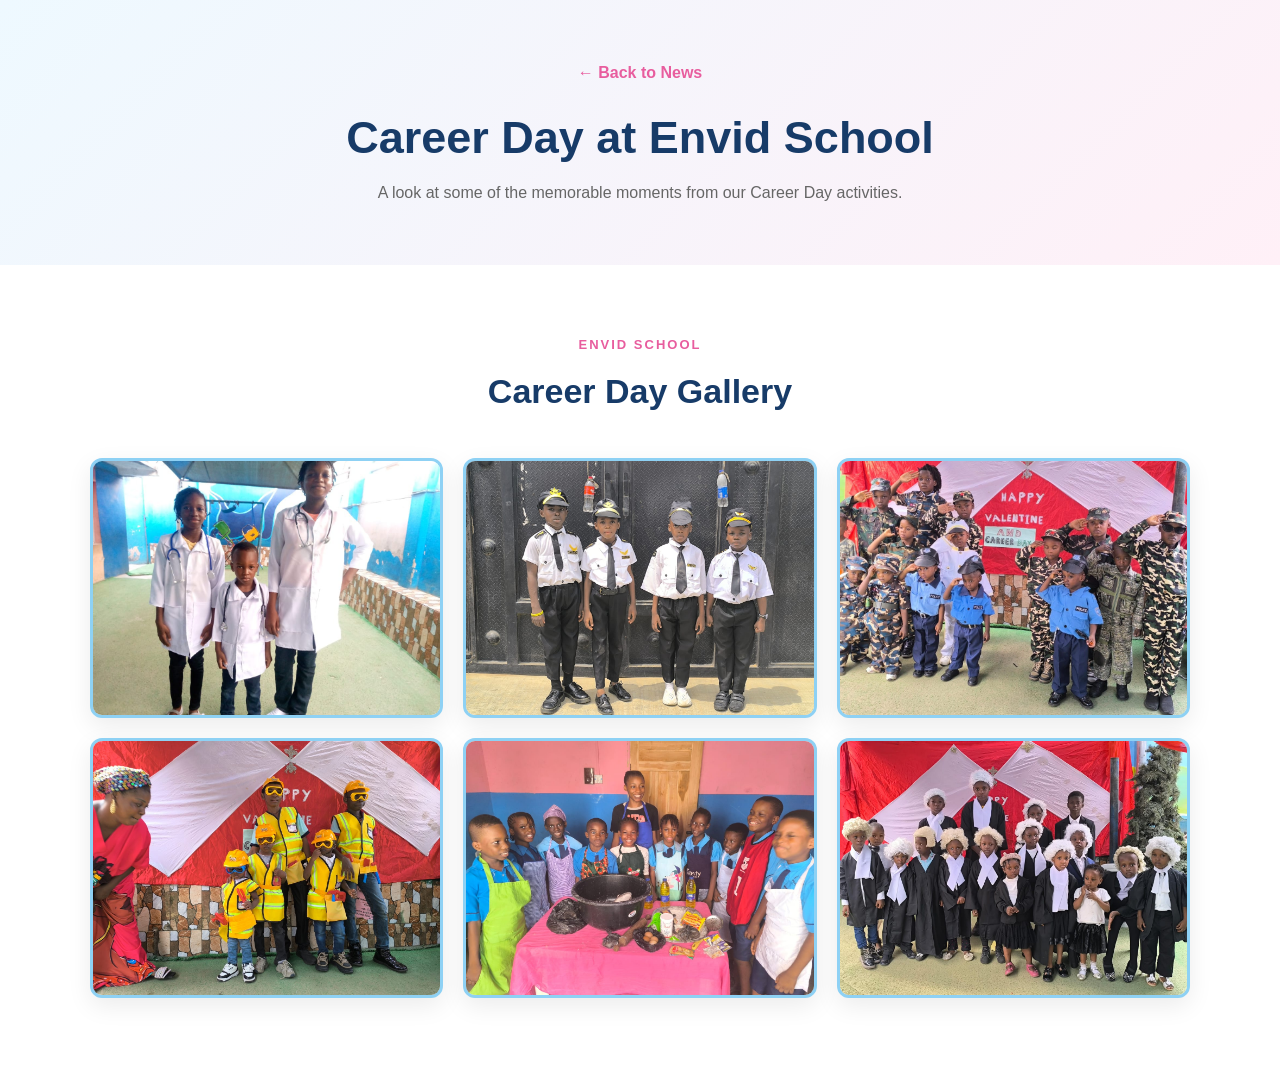
<file: career-day.html>
<!DOCTYPE html>
<html lang="en">

<head>

    <meta charset="UTF-8">

    <meta name="viewport" content="width=device-width, initial-scale=1.0">

    <title>Career Day | Envid School</title>

    <link rel="stylesheet" href="career-day.css">

</head>

<body>

    <!-- PAGE HEADER -->

    <header class="career-header">

        <div class="career-container">

            <a href="news.html" class="back-link">
                ← Back to News
            </a>

            <h1>Career Day at Envid School</h1>

            <p>
                A look at some of the memorable moments
                from our Career Day activities.
            </p>

        </div>

    </header>


    <!-- PHOTO GALLERY -->

    <main>

        <section class="career-gallery">

            <div class="career-container">

                <div class="gallery-heading">

                    <p>ENVID SCHOOL</p>

                    <h2>Career Day Gallery</h2>

                </div>


                <div class="gallery-grid">


                    <!-- PHOTO 1 -->

                    <div class="gallery-item">

                        <img
                            src="Enivid career day (doctors).jpeg"
                            alt="Students dressed as doctors during Career Day"
                        >

                    </div>


                    <!-- PHOTO 2 -->

                    <div class="gallery-item">

                        <img
                            src="Enivid career day.jpeg"
                            alt="Students dressed as construction workers"
                        >

                    </div>


                    <!-- PHOTO 3 -->

                    <div class="gallery-item">

                        <img
                            src="Enivid Career day(army).jpeg"
                            alt="Envid School students"
                        >

                    </div>


                    <!-- ADD MORE PHOTOS HERE -->

                    <div class="gallery-item">

                        <img
                            src="Envid career day (construction workers).jpeg"
                            alt="Envid School Career Day"
                        >

                    </div>
                    

                    <!-- PHOTO 4 -->

                    <div class="gallery-item">

                        <img
                            src="Envid bakers.jpeg"
                            alt="Students baking together"
                        >

                    </div>

                    <!-- PHOTO 5 -->

                    <div class="gallery-item">

                        <img
                            src="Enivid career day (lawyers).jpeg"
                            alt="Students dressed as construction workers"
                        >

                    </div>


                </div>

            </div>

        </section>

    </main>


</body>

</html>
</file>
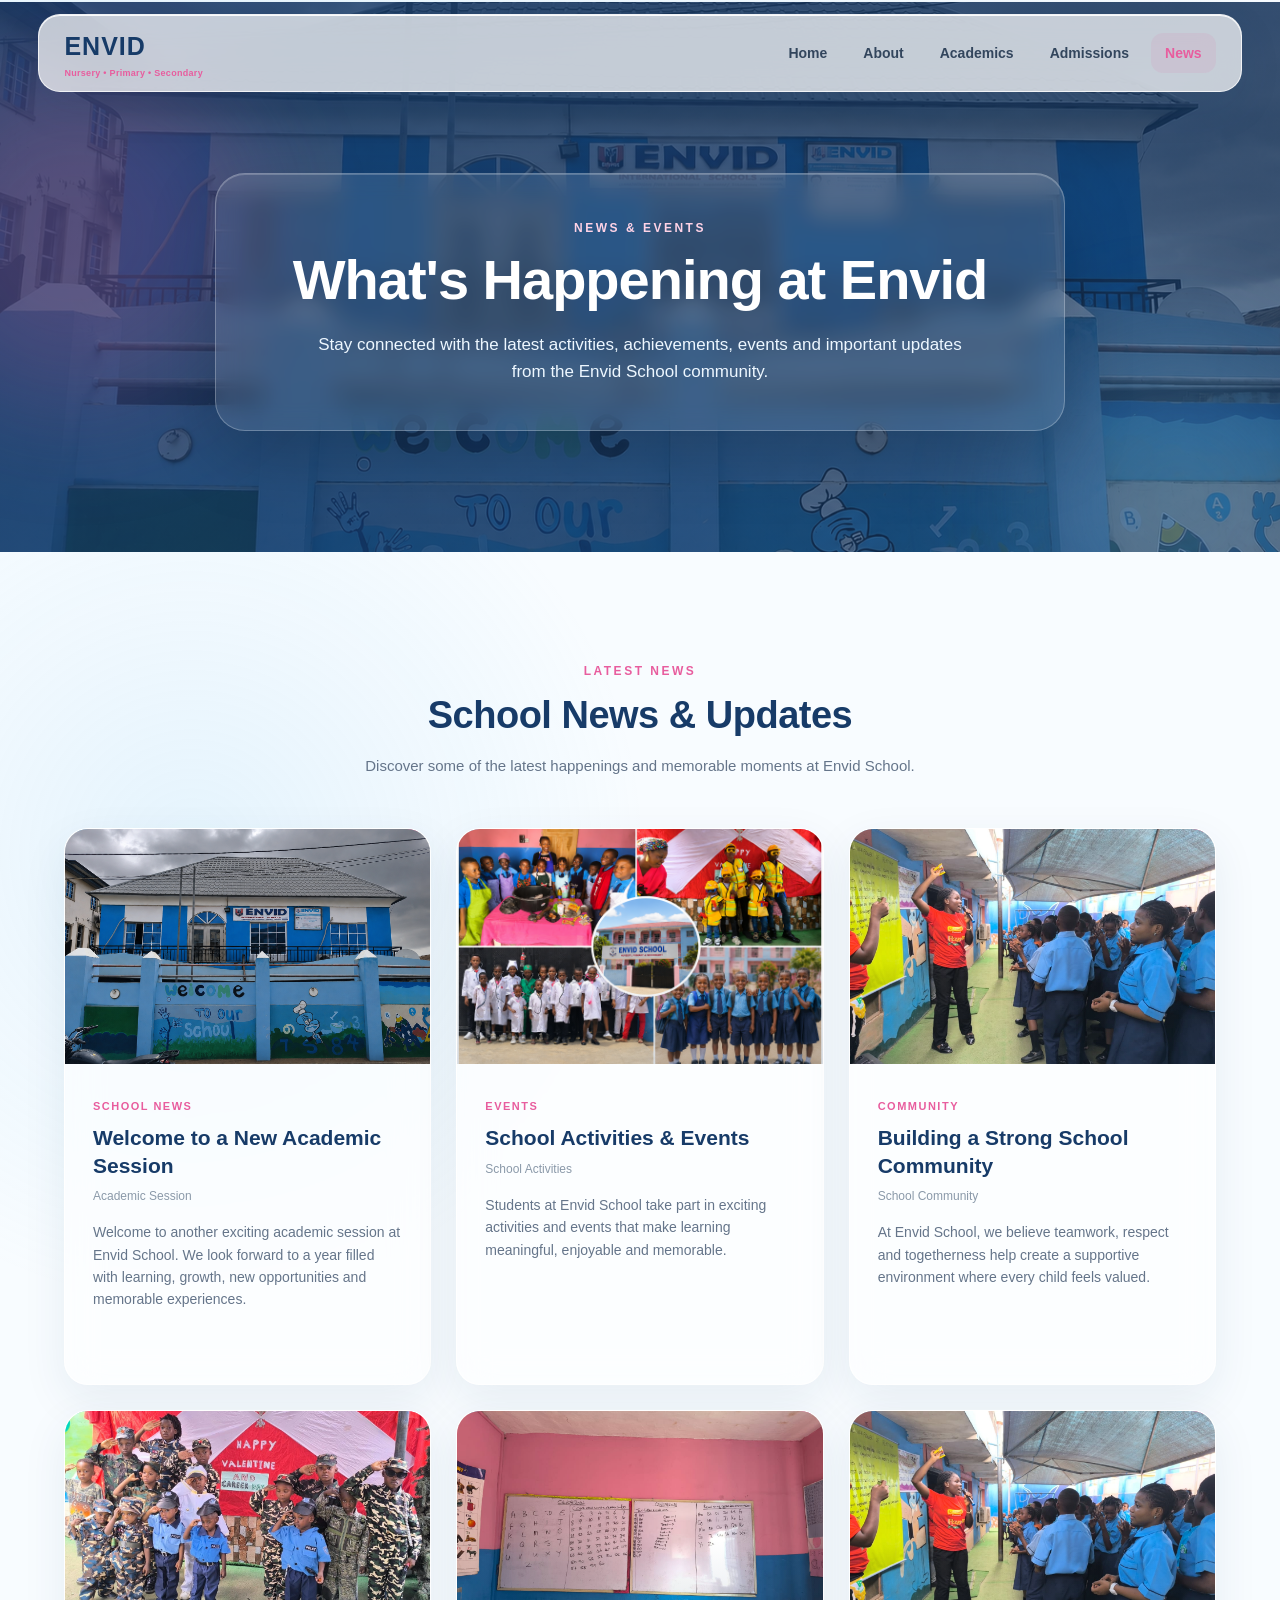
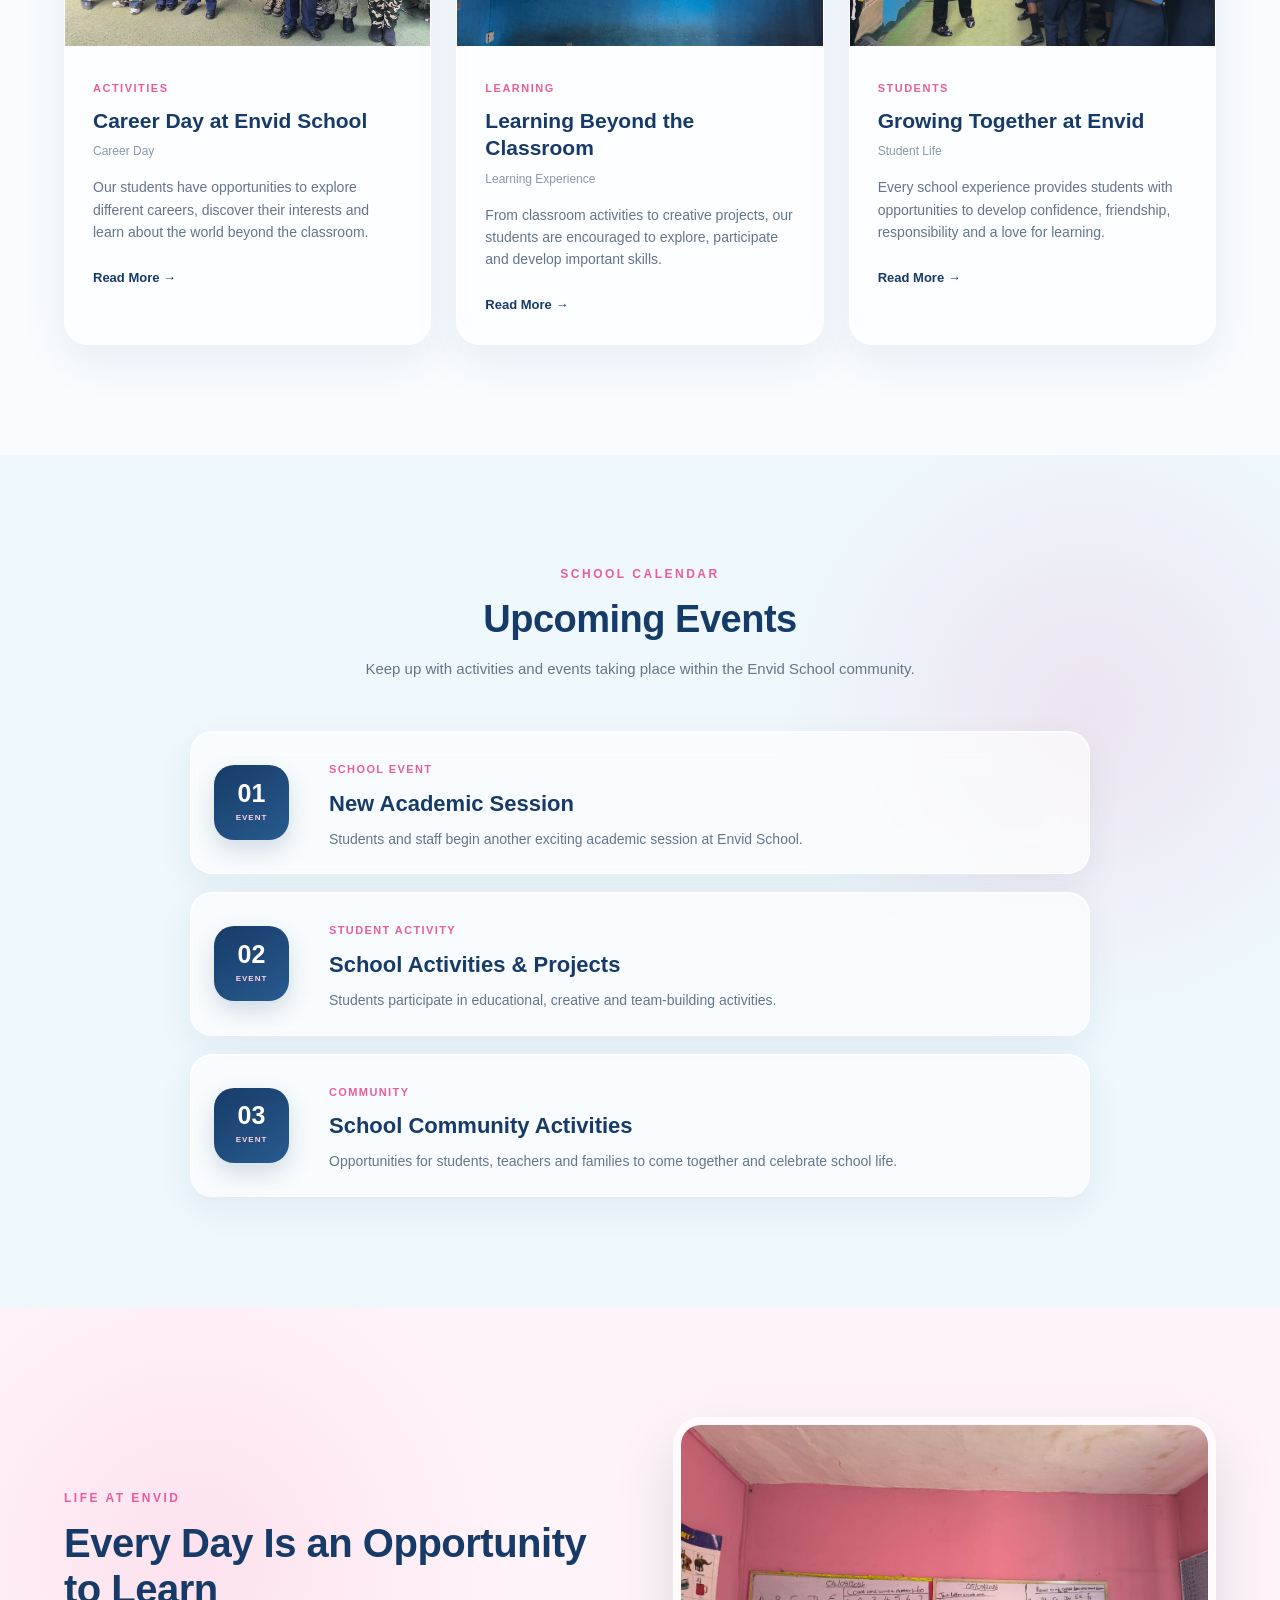
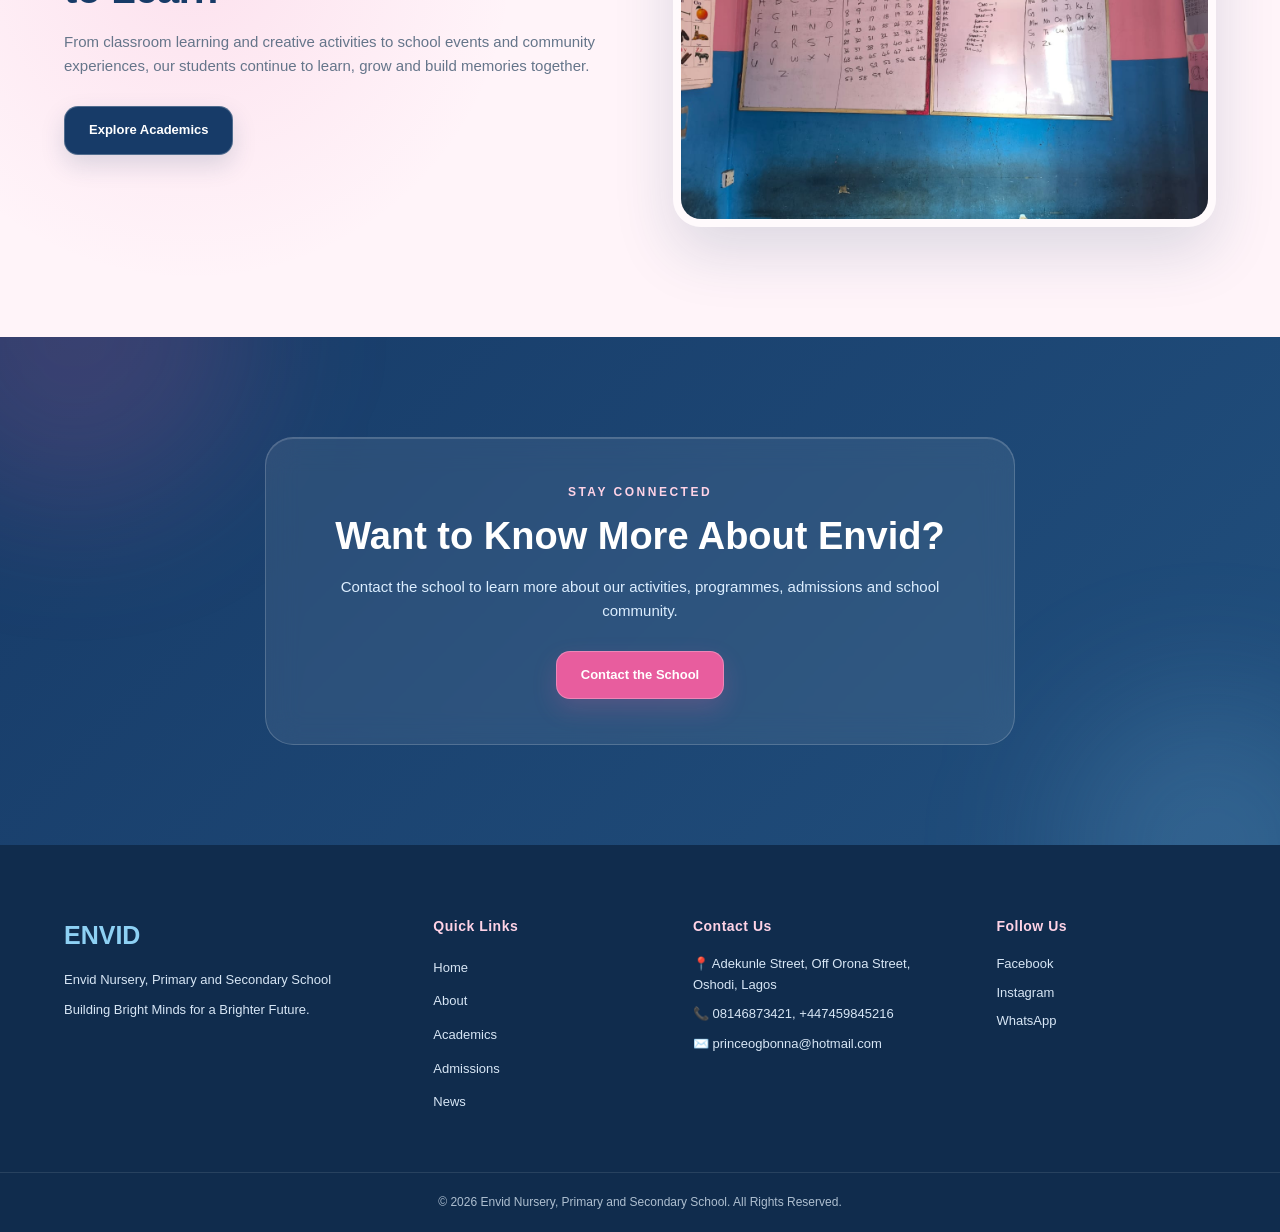
<file: news.html>
<!DOCTYPE html>
<html lang="en">

<head>

    <meta charset="UTF-8">

    <meta name="viewport" content="width=device-width, initial-scale=1.0">

    <meta name="description"
        content="Stay updated with the latest news, activities, events and announcements from Envid Nursery, Primary and Secondary School.">

    <title>News | Envid Nursery, Primary and Secondary School</title>

    <!-- NEWS PAGE CSS -->
    <link rel="stylesheet" href="news.css">

</head>


<body>


    <!-- =====================================
         NAVIGATION BAR
    ====================================== -->

    <header class="news-header">

        <nav class="news-navbar">


            <!-- SCHOOL LOGO -->

            <div class="news-logo">

                <a href="index.html">

                    <span>ENVID</span>

                    <small>
                        Nursery • Primary • Secondary
                    </small>

                </a>

            </div>


            <!-- MOBILE MENU BUTTON -->

            <button
                class="news-menu-toggle"
                aria-label="Open navigation menu"
            >
                ☰
            </button>


            <!-- NAVIGATION LINKS -->

            <ul class="news-nav-links">

                <li>
                    <a href="index.html">
                        Home
                    </a>
                </li>

                <li>
                    <a href="about.html">
                        About
                    </a>
                </li>

                <li>
                    <a href="academics.html">
                        Academics
                    </a>
                </li>

                <li>
                    <a href="admissions.html">
                        Admissions
                    </a>
                </li>

                <li>
                    <a href="news.html" class="active">
                        News
                    </a>
                </li>

            </ul>

        </nav>

    </header>



    <!-- =====================================
         MAIN CONTENT
    ====================================== -->

    <main>


        <!-- =====================================
             NEWS HERO
        ====================================== -->

        <section class="news-hero">

            <div class="news-hero-content">

                <p class="news-label">
                    NEWS & EVENTS
                </p>

                <h1>
                    What's Happening at Envid
                </h1>

                <p>
                    Stay connected with the latest activities,
                    achievements, events and important updates
                    from the Envid School community.
                </p>

            </div>

        </section>



        <!-- =====================================
             LATEST NEWS
        ====================================== -->

        <section class="latest-news">

            <div class="news-container">


                <div class="news-section-heading">

                    <p class="news-label">
                        LATEST NEWS
                    </p>

                    <h2>
                        School News & Updates
                    </h2>

                    <p>
                        Discover some of the latest happenings
                        and memorable moments at Envid School.
                    </p>

                </div>



                <div class="news-grid">


                    <!-- NEWS CARD 1 -->

                    <article class="news-card">

                        <div class="news-card-image">

                            <img
                                src="Envid School.png"
                                alt="Envid School"
                            >

                        </div>


                        <div class="news-card-content">

                            <span class="news-category">
                                School News
                            </span>

                            <h3>
                                Welcome to a New Academic Session
                            </h3>

                            <p class="news-date">
                                Academic Session
                            </p>

                            <p>
                                Welcome to another exciting academic
                                session at Envid School. We look forward
                                to a year filled with learning, growth,
                                new opportunities and memorable
                                experiences.
                            </p>

                            <a href="#" class="news-read-more">
                            
                               </a>

                        </div>

                    </article>



                    <!-- NEWS CARD 2 -->

                    <article class="news-card">

                        <div class="news-card-image">

                            <img
                                src="Events.png"
                                alt="Envid School activities and events"
                            >

                        </div>


                        <div class="news-card-content">

                            <span class="news-category">
                                Events
                            </span>

                            <h3>
                                School Activities & Events
                            </h3>

                            <p class="news-date">
                                School Activities
                            </p>

                            <p>
                                Students at Envid School take part in
                                exciting activities and events that make
                                learning meaningful, enjoyable and
                                memorable.
                            </p>

                            <a href="#" class="news-read-more">
                                
                            </a>

                        </div>

                    </article>



                    <!-- NEWS CARD 3 -->

                    <article class="news-card">

                        <div class="news-card-image">

                            <img
                                src="Enivid assembly .jpeg"
                                alt="Envid School students during assembly"
                            >

                        </div>


                        <div class="news-card-content">

                            <span class="news-category">
                                Community
                            </span>

                            <h3>
                                Building a Strong School Community
                            </h3>

                            <p class="news-date">
                                School Community
                            </p>

                            <p>
                                At Envid School, we believe teamwork,
                                respect and togetherness help create a
                                supportive environment where every child
                                feels valued.
                            </p>

                            <a href="#" class="news-read-more">
                                
                            </a>

                        </div>

                    </article>



                    <!-- NEWS CARD 4 -->

                    <article class="news-card">

                        <div class="news-card-image">

                            <img
                                src="Enivid Career day(army).jpeg"
                                alt="Envid School career day"
                            >

                        </div>


                        <div class="news-card-content">

                            <span class="news-category">
                                Activities
                            </span>

                            <h3>
                                Career Day at Envid School
                            </h3>

                            <p class="news-date">
                                Career Day
                            </p>

                            <p>
                                Our students have opportunities to
                                explore different careers, discover
                                their interests and learn about the
                                world beyond the classroom.
                            </p>

                            <a href="career-day.html" class="news-read-more">
    Read More →
</a>

                        </div>

                    </article>



                    <!-- NEWS CARD 5 -->

                    <article class="news-card">

                        <div class="news-card-image">

                            <img
                                src="Enivid classrooms 4.jpeg"
                                alt="Envid School classroom"
                            >

                        </div>


                        <div class="news-card-content">

                            <span class="news-category">
                                Learning
                            </span>

                            <h3>
                                Learning Beyond the Classroom
                            </h3>

                            <p class="news-date">
                                Learning Experience
                            </p>

                            <p>
                                From classroom activities to creative
                                projects, our students are encouraged
                                to explore, participate and develop
                                important skills.
                            </p>

                            <a href="#" class="news-read-more">
                                Read More →
                            </a>

                        </div>

                    </article>



                    <!-- NEWS CARD 6 -->

                    <article class="news-card">

                        <div class="news-card-image">

                            <img
                                src="Enivid assembly .jpeg"
                                alt="Envid School students"
                            >

                        </div>


                        <div class="news-card-content">

                            <span class="news-category">
                                Students
                            </span>

                            <h3>
                                Growing Together at Envid
                            </h3>

                            <p class="news-date">
                                Student Life
                            </p>

                            <p>
                                Every school experience provides
                                students with opportunities to develop
                                confidence, friendship, responsibility
                                and a love for learning.
                            </p>

                            <a href="#" class="news-read-more">
                                Read More →
                            </a>

                        </div>

                    </article>

                </div>

            </div>

        </section>



        <!-- =====================================
             UPCOMING EVENTS
        ====================================== -->

        <section class="upcoming-events">

            <div class="news-container">


                <div class="news-section-heading">

                    <p class="news-label">
                        SCHOOL CALENDAR
                    </p>

                    <h2>
                        Upcoming Events
                    </h2>

                    <p>
                        Keep up with activities and events taking
                        place within the Envid School community.
                    </p>

                </div>



                <div class="events-list">


                    <!-- EVENT 1 -->

                    <article class="event-item">

                        <div class="event-date">

                            <span>
                                01
                            </span>

                            <small>
                                EVENT
                            </small>

                        </div>


                        <div class="event-content">

                            <span class="event-category">
                                School Event
                            </span>

                            <h3>
                                New Academic Session
                            </h3>

                            <p>
                                Students and staff begin another
                                exciting academic session at Envid
                                School.
                            </p>

                        </div>

                    </article>



                    <!-- EVENT 2 -->

                    <article class="event-item">

                        <div class="event-date">

                            <span>
                                02
                            </span>

                            <small>
                                EVENT
                            </small>

                        </div>


                        <div class="event-content">

                            <span class="event-category">
                                Student Activity
                            </span>

                            <h3>
                                School Activities & Projects
                            </h3>

                            <p>
                                Students participate in educational,
                                creative and team-building activities.
                            </p>

                        </div>

                    </article>



                    <!-- EVENT 3 -->

                    <article class="event-item">

                        <div class="event-date">

                            <span>
                                03
                            </span>

                            <small>
                                EVENT
                            </small>

                        </div>


                        <div class="event-content">

                            <span class="event-category">
                                Community
                            </span>

                            <h3>
                                School Community Activities
                            </h3>

                            <p>
                                Opportunities for students, teachers
                                and families to come together and
                                celebrate school life.
                            </p>

                        </div>

                    </article>

                </div>

            </div>

        </section>



        <!-- =====================================
             SCHOOL MOMENTS
        ====================================== -->

        <section class="news-highlight">

            <div class="news-container news-highlight-container">


                <div class="news-highlight-content">

                    <p class="news-label">
                        LIFE AT ENVID
                    </p>

                    <h2>
                        Every Day Is an Opportunity to Learn
                    </h2>

                    <p>
                        From classroom learning and creative
                        activities to school events and community
                        experiences, our students continue to learn,
                        grow and build memories together.
                    </p>

                    <a
                        href="academics.html"
                        class="news-button"
                    >
                        Explore Academics
                    </a>

                </div>


                <div class="news-highlight-image">

                    <img
                        src="Enivid classrooms 4.jpeg"
                        alt="Students learning at Envid School"
                    >

                </div>

            </div>

        </section>



        <!-- =====================================
             CONTACT CTA
        ====================================== -->

        <section class="news-contact">

            <div class="news-container">

                <div class="news-contact-content">

                    <p class="news-label">
                        STAY CONNECTED
                    </p>

                    <h2>
                        Want to Know More About Envid?
                    </h2>

                    <p>
                        Contact the school to learn more about
                        our activities, programmes, admissions
                        and school community.
                    </p>

                    <a
                        href="mailto:princeogbonna@hotmail.com"
                        class="news-button news-button-primary"
                    >
                        Contact the School
                    </a>

                </div>

            </div>

        </section>

    </main>



    <!-- =====================================
         FOOTER
    ====================================== -->

    <footer class="news-footer">

        <div class="news-container news-footer-grid">


            <!-- SCHOOL -->

            <div class="news-footer-column">

                <h3>
                    ENVID
                </h3>

                <p>
                    Envid Nursery, Primary and Secondary School
                </p>

                <p>
                    Building Bright Minds for a Brighter Future.
                </p>

            </div>



            <!-- QUICK LINKS -->

            <div class="news-footer-column">

                <h4>
                    Quick Links
                </h4>

                <ul>

                    <li>
                        <a href="index.html">
                            Home
                        </a>
                    </li>

                    <li>
                        <a href="about.html">
                            About
                        </a>
                    </li>

                    <li>
                        <a href="academics.html">
                            Academics
                        </a>
                    </li>

                    <li>
                        <a href="admissions.html">
                            Admissions
                        </a>
                    </li>

                    <li>
                        <a href="news.html">
                            News
                        </a>
                    </li>

                </ul>

            </div>



            <!-- CONTACT -->

            <div class="news-footer-column">

                <h4>
                    Contact Us
                </h4>

                <p>
                    📍 Adekunle Street, Off Orona Street,
                    Oshodi, Lagos
                </p>

                <p>
                    📞 08146873421, +447459845216
                </p>

                <p>
                    ✉️ princeogbonna@hotmail.com
                </p>

            </div>



            <!-- SOCIAL MEDIA -->

            <div class="news-footer-column">

                <h4>
                    Follow Us
                </h4>

                <div class="news-social-links">

                    <a href="#">
                        Facebook
                    </a>

                    <a href="#">
                        Instagram
                    </a>

                    <a href="#">
                        WhatsApp
                    </a>

                </div>

            </div>

        </div>



        <!-- COPYRIGHT -->

        <div class="news-footer-bottom">

            <p>
                © 2026 Envid Nursery, Primary and Secondary School.
                All Rights Reserved.
            </p>

        </div>

    </footer>



    <!-- NEWS PAGE JAVASCRIPT -->

    <script src="news.js"></script>

</body>

</html>
</file>
<file: index.css>
/* =========================================================
   ENVID SCHOOL — HOMEPAGE
   Elegant / Minimal / Glassy Design
   Complete Homepage CSS
   ========================================================= */


/* =========================================================
   1. RESET
   ========================================================= */

* {
    margin: 0;
    padding: 0;
    box-sizing: border-box;
}

html {
    scroll-behavior: smooth;
}

body {
    font-family: "Poppins", "Segoe UI", Arial, sans-serif;
    color: #24364b;
    background:
        radial-gradient(circle at 5% 10%, rgba(177, 224, 255, 0.35), transparent 28%),
        radial-gradient(circle at 95% 25%, rgba(255, 190, 220, 0.25), transparent 28%),
        #f8fbfd;
    line-height: 1.7;
    overflow-x: hidden;
}

img {
    display: block;
    max-width: 100%;
}

a {
    text-decoration: none;
    color: inherit;
}

button {
    font-family: inherit;
}

ul {
    list-style: none;
}


/* =========================================================
   2. CONTAINER
   ========================================================= */

.container {
    width: min(1120px, 88%);
    margin: 0 auto;
}

.section {
    padding: 110px 0;
}


/* =========================================================
   3. TYPOGRAPHY
   ========================================================= */

.section-heading {
    max-width: 700px;
    margin: 0 auto 55px;
    text-align: center;
}

.section-label {
    margin-bottom: 10px;
    color: #df6b9f;
    font-size: 0.72rem;
    font-weight: 700;
    letter-spacing: 2.5px;
    text-transform: uppercase;
}

.section-heading h2,
.welcome-content h2,
.principal-content h2,
.ceo-content h2 {
    color: #1d344d;
    font-size: clamp(2rem, 4vw, 3rem);
    line-height: 1.15;
    letter-spacing: -1px;
    margin-bottom: 17px;
}

.section-heading > p:last-child {
    color: #718195;
    font-size: 0.95rem;
}


/* =========================================================
   4. NAVIGATION
   ========================================================= */

.header {
    position: fixed;
    top: 0;
    left: 0;
    width: 100%;
    z-index: 999;
    padding: 17px 0;
}

.navbar {
    width: min(1120px, 92%);
    min-height: 66px;
    margin: auto;
    padding: 10px 18px 10px 22px;

    display: flex;
    align-items: center;
    justify-content: space-between;

    background: rgba(255, 255, 255, 0.63);
    border: 1px solid rgba(255, 255, 255, 0.85);
    border-radius: 19px;

    backdrop-filter: blur(22px);
    -webkit-backdrop-filter: blur(22px);

    box-shadow:
        0 12px 35px rgba(46, 83, 111, 0.08);
}


/* ---------- Logo ---------- */

.logo a {
    display: flex;
    flex-direction: column;
    line-height: 1.15;
}

.logo span {
    color: #1d344d;
    font-size: 1.15rem;
    font-weight: 800;
    letter-spacing: 2px;
}

.logo small {
    margin-top: 3px;
    color: #8795a5;
    font-size: 0.53rem;
    letter-spacing: 0.7px;
}


/* ---------- Navigation Links ---------- */

.nav-links {
    display: flex;
    align-items: center;
    gap: 5px;
}

.nav-links li,
.nav-links > a {
    display: flex;
}

.nav-links a {
    padding: 8px 13px;
    color: #53667a;
    font-size: 0.82rem;
    font-weight: 500;
    border-radius: 10px;
    transition: all 0.3s ease;
}

.nav-links a:hover,
.nav-links a.active {
    color: #df6b9f;
    background: rgba(255, 255, 255, 0.72);
}


/* ---------- Mobile Button ---------- */

.menu-toggle {
    display: none;

    width: 42px;
    height: 42px;

    border: 1px solid rgba(255, 255, 255, 0.9);
    border-radius: 12px;

    background: rgba(255, 255, 255, 0.6);

    color: #24364b;

    font-size: 1.1rem;

    cursor: pointer;
}


/* =========================================================
   5. HERO
   ========================================================= */

.hero {
    position: relative;

    width: min(1180px, 94%);
    min-height: 650px;

    margin: 125px auto 0;

    overflow: hidden;
    border-radius: 32px;

    background: #dcecf5;

    box-shadow:
        0 25px 70px rgba(43, 78, 105, 0.12);
}


/* ---------- Hero Image ---------- */

.hero-image {
    position: absolute;
    inset: 0;

    width: 100%;
    height: 100%;

    object-fit: cover;
    object-position: center;

    opacity: 0.94;
}


/* ---------- Hero Overlay ---------- */

.hero-overlay {
    position: absolute;
    inset: 0;

    background:
        linear-gradient(
            90deg,
            rgba(19, 43, 64, 0.76) 0%,
            rgba(22, 48, 69, 0.55) 38%,
            rgba(22, 48, 69, 0.12) 75%,
            rgba(22, 48, 69, 0.03) 100%
        );
}


/* ---------- Hero Content ---------- */

.hero-content {
    position: relative;
    z-index: 2;

    max-width: 650px;
    min-height: 650px;

    padding: 100px 70px;

    display: flex;
    flex-direction: column;
    justify-content: center;

    color: white;
}

.hero-subtitle {
    display: inline-block;
    width: fit-content;

    margin-bottom: 20px;
    padding: 7px 13px;

    border: 1px solid rgba(255, 255, 255, 0.35);
    border-radius: 50px;

    background: rgba(255, 255, 255, 0.13);

    backdrop-filter: blur(10px);

    font-size: 0.68rem;
    font-weight: 600;
    letter-spacing: 2px;
}

.hero-content h1 {
    max-width: 630px;
    margin-bottom: 22px;

    color: white;

    font-size: clamp(2.5rem, 5vw, 4.6rem);
    line-height: 1.05;
    letter-spacing: -2px;
    font-weight: 700;
}

.hero-content > p:not(.hero-subtitle) {
    max-width: 540px;
    margin-bottom: 30px;

    color: rgba(255, 255, 255, 0.86);
    font-size: 0.95rem;
}


/* ---------- Hero Buttons ---------- */

.hero-buttons {
    display: flex;
    gap: 12px;
    flex-wrap: wrap;
}

.btn {
    display: inline-flex;
    align-items: center;
    justify-content: center;

    min-height: 45px;
    padding: 11px 20px;

    border-radius: 12px;

    font-size: 0.78rem;
    font-weight: 600;

    transition: all 0.3s ease;
}

.btn-primary {
    color: white;
    background: #df6b9f;

    box-shadow:
        0 10px 25px rgba(223, 107, 159, 0.22);
}

.btn-primary:hover {
    transform: translateY(-3px);

    box-shadow:
        0 14px 30px rgba(223, 107, 159, 0.32);
}

.btn-secondary {
    color: #30475d;

    background: rgba(255, 255, 255, 0.82);

    border: 1px solid rgba(255, 255, 255, 0.9);

    backdrop-filter: blur(12px);
}

.btn-secondary:hover {
    transform: translateY(-3px);
    background: white;
}


/* =========================================================
   6. WELCOME
   ========================================================= */

.welcome {
    padding-top: 125px;
}

.welcome-container {
    display: grid;
    grid-template-columns: 0.95fr 1.05fr;

    gap: 75px;
    align-items: center;
}


/* ---------- Welcome Image ---------- */

.welcome-image {
    position: relative;

    padding: 10px;

    border-radius: 28px;

    background: rgba(255, 255, 255, 0.48);

    border: 1px solid rgba(255, 255, 255, 0.85);

    box-shadow:
        0 20px 55px rgba(56, 92, 117, 0.09);
}

.welcome-image img {
    width: 100%;
    height: 390px;

    object-fit: cover;
    border-radius: 21px;
}


/* ---------- Welcome Text ---------- */

.welcome-content {
    max-width: 520px;
}

.welcome-content h2 {
    font-size: clamp(2rem, 3.5vw, 2.8rem);
}

.welcome-content > p:not(.section-label) {
    margin-bottom: 15px;

    color: #6d7d8f;
    font-size: 0.91rem;
}

.text-link {
    display: inline-block;

    margin-top: 12px;

    color: #df6b9f;

    font-size: 0.82rem;
    font-weight: 600;

    transition: 0.3s ease;
}

.text-link:hover {
    transform: translateX(5px);
}


/* =========================================================
   7. SCHOOL LEVELS
   ========================================================= */

.school-levels {
    position: relative;

    background:
        linear-gradient(
            180deg,
            rgba(238, 248, 255, 0.45),
            rgba(255, 246, 250, 0.45)
        );
}

.level-grid {
    display: grid;

    grid-template-columns: repeat(3, 1fr);

    gap: 20px;
}

.level-card {
    position: relative;

    padding: 31px;
    min-height: 245px;

    background: rgba(255, 255, 255, 0.55);

    border: 1px solid rgba(255, 255, 255, 0.9);

    border-radius: 23px;

    backdrop-filter: blur(18px);

    box-shadow:
        0 15px 40px rgba(60, 96, 122, 0.07);

    transition:
        transform 0.35s ease,
        box-shadow 0.35s ease,
        background 0.35s ease;
}

.level-card:hover {
    transform: translateY(-7px);

    background: rgba(255, 255, 255, 0.75);

    box-shadow:
        0 23px 50px rgba(60, 96, 122, 0.11);
}

.card-icon {
    width: 48px;
    height: 48px;

    display: flex;
    align-items: center;
    justify-content: center;

    margin-bottom: 21px;

    border-radius: 14px;

    background: #eef8ff;

    font-size: 1.15rem;
}

.level-card:nth-child(2) .card-icon {
    background: #fff1f7;
}

.level-card:nth-child(3) .card-icon {
    background: #eef5ff;
}

.level-card h3 {
    margin-bottom: 9px;

    color: #243b53;
    font-size: 1.12rem;
}

.level-card p {
    color: #748395;
    font-size: 0.82rem;
    line-height: 1.75;
}


/* =========================================================
   8. WHY US
   ========================================================= */

.why-us {
    background: #f8fbfd;
}

.features-grid {
    display: grid;

    grid-template-columns: repeat(4, 1fr);

    gap: 16px;
}

.feature {
    padding: 27px 22px;

    background: rgba(255, 255, 255, 0.62);

    border: 1px solid rgba(225, 235, 241, 0.8);

    border-radius: 20px;

    transition: all 0.3s ease;
}

.feature:hover {
    transform: translateY(-5px);

    border-color: rgba(223, 107, 159, 0.18);

    box-shadow:
        0 18px 40px rgba(57, 93, 119, 0.08);
}

.feature-icon {
    margin-bottom: 17px;
    font-size: 1.35rem;
}

.feature h3 {
    margin-bottom: 8px;

    color: #263d54;
    font-size: 0.98rem;
}

.feature p {
    color: #7a8898;
    font-size: 0.76rem;
    line-height: 1.7;
}


/* =========================================================
   9. PRINCIPAL
   ========================================================= */

.principal {
    background:
        radial-gradient(
            circle at 90% 40%,
            rgba(255, 199, 224, 0.2),
            transparent 30%
        );
}

.principal-container {
    display: grid;

    grid-template-columns: 1.1fr 0.9fr;

    align-items: center;

    gap: 80px;
}

.principal-content {
    max-width: 570px;
}

.principal-content h2 {
    margin-bottom: 20px;
}

.principal-content > p:not(.section-label):not(.principal-name) {
    margin-bottom: 15px;

    color: #6d7c8e;
    font-size: 0.9rem;
}

.principal-name {
    margin-top: 25px;
    padding-left: 15px;

    border-left: 2px solid #df6b9f;

    color: #596c80;
    font-size: 0.8rem;
}

.principal-name strong {
    color: #243b53;
}


/* ---------- Principal Image ---------- */

.principal-image {
    padding: 9px;

    background: rgba(255, 255, 255, 0.55);

    border: 1px solid rgba(255, 255, 255, 0.9);

    border-radius: 27px;

    box-shadow:
        0 22px 55px rgba(58, 91, 116, 0.1);

    backdrop-filter: blur(15px);
}

.principal-image img {
    width: 100%;
    height: 430px;

    object-fit: cover;
    object-position: center;

    border-radius: 19px;
}


/* =========================================================
   10. CEO
   ========================================================= */

.ceo {
    position: relative;

    background:
        radial-gradient(
            circle at 10% 45%,
            rgba(190, 227, 255, 0.22),
            transparent 30%
        ),
        radial-gradient(
            circle at 90% 55%,
            rgba(255, 194, 220, 0.20),
            transparent 30%
        );
}

.ceo-container {
    display: grid;

    grid-template-columns: 0.9fr 1.1fr;

    align-items: center;

    gap: 80px;
}

.ceo-content {
    max-width: 570px;
}

.ceo-content h2 {
    margin-bottom: 20px;

    font-size: clamp(2rem, 3.5vw, 2.8rem);
}

.ceo-content > p:not(.section-label):not(.ceo-name) {
    margin-bottom: 15px;

    color: #6d7c8e;

    font-size: 0.9rem;

    line-height: 1.8;
}


/* ---------- CEO Image ---------- */

.ceo-image {
    position: relative;

    padding: 9px;

    background: rgba(255, 255, 255, 0.55);

    border: 1px solid rgba(255, 255, 255, 0.9);

    border-radius: 27px;

    box-shadow:
        0 22px 55px rgba(58, 91, 116, 0.1);

    backdrop-filter: blur(15px);
    -webkit-backdrop-filter: blur(15px);

    transition:
        transform 0.35s ease,
        box-shadow 0.35s ease;
}

.ceo-image:hover {
    transform: translateY(-6px);

    box-shadow:
        0 28px 65px rgba(58, 91, 116, 0.14);
}

.ceo-image img {
    width: 100%;
    height: 430px;

    object-fit: cover;
    object-position: center;

    border-radius: 19px;
}


/* ---------- CEO Name ---------- */

.ceo-name {
    margin-top: 25px;

    padding-left: 15px;

    border-left: 2px solid #df6b9f;

    color: #596c80;

    font-size: 0.8rem;

    line-height: 1.6;
}

.ceo-name strong {
    display: block;

    margin-bottom: 3px;

    color: #243b53;

    font-size: 0.92rem;

    font-weight: 700;
}


/* ---------- CEO Highlight ---------- */

.ceo-highlight {
    display: inline-flex;

    align-items: center;

    width: fit-content;

    margin-bottom: 15px;

    padding: 7px 13px;

    color: #df6b9f;

    background: rgba(255, 255, 255, 0.55);

    border: 1px solid rgba(255, 255, 255, 0.85);

    border-radius: 50px;

    backdrop-filter: blur(12px);
    -webkit-backdrop-filter: blur(12px);

    font-size: 0.68rem;

    font-weight: 700;

    letter-spacing: 1.7px;

    text-transform: uppercase;
}


/* =========================================================
   11. ADMISSIONS
   ========================================================= */

.admissions-banner {
    width: min(1120px, 88%);

    margin: 0 auto 110px;

    padding: 75px 30px;

    text-align: center;

    border-radius: 29px;

    background:
        linear-gradient(
            135deg,
            rgba(220, 241, 255, 0.85),
            rgba(255, 230, 241, 0.82)
        );

    border: 1px solid rgba(255, 255, 255, 0.9);

    box-shadow:
        0 22px 55px rgba(64, 98, 123, 0.08);
}

.admissions-content {
    max-width: 650px;
    margin: auto;
}

.admissions-content h2 {
    margin-bottom: 13px;

    color: #20374f;

    font-size: clamp(2rem, 4vw, 2.8rem);

    line-height: 1.15;
}

.admissions-content > p:not(.section-label) {
    max-width: 520px;

    margin: 0 auto 25px;

    color: #718092;

    font-size: 0.88rem;
}


/* =========================================================
   12. GALLERY
   ========================================================= */

.gallery {
    background: #f8fbfd;
}

.gallery-grid {
    display: grid;

    grid-template-columns: 1.2fr 0.8fr 0.8fr;

    grid-template-rows: 230px 230px;

    gap: 12px;
}

.gallery-item:first-child {
    grid-row: span 2;
}

.gallery-item:nth-child(4) {
    grid-column: span 2;
}

.gallery-item {
    position: relative;

    overflow: hidden;

    border-radius: 18px;

    background: #eaf3f8;
}

.gallery-item img {
    width: 100%;
    height: 100%;

    object-fit: cover;

    transition: transform 0.5s ease;
}

.gallery-item:hover img {
    transform: scale(1.045);
}


/* =========================================================
   13. NEWS
   ========================================================= */

.news {
    background:
        linear-gradient(
            180deg,
            #f8fbfd,
            #fff8fb
        );
}

.news-grid {
    display: grid;

    grid-template-columns: repeat(3, 1fr);

    gap: 20px;
}

.news-card {
    overflow: hidden;

    background: rgba(255, 255, 255, 0.65);

    border: 1px solid rgba(255, 255, 255, 0.9);

    border-radius: 21px;

    box-shadow:
        0 14px 40px rgba(59, 94, 119, 0.07);

    transition: all 0.35s ease;
}

.news-card:hover {
    transform: translateY(-6px);

    box-shadow:
        0 22px 48px rgba(59, 94, 119, 0.11);
}

.news-image {
    width: 100%;
    height: 205px;
    overflow: hidden;
}

.news-image img {
    width: 100%;
    height: 100%;

    object-fit: cover;

    transition: transform 0.5s ease;
}

.news-card:hover .news-image img {
    transform: scale(1.04);
}

.news-content {
    padding: 23px;
}

.news-date {
    display: block;

    margin-bottom: 9px;

    color: #df6b9f;

    font-size: 0.65rem;
    font-weight: 700;

    letter-spacing: 1.5px;

    text-transform: uppercase;
}

.news-content h3 {
    margin-bottom: 10px;

    color: #273e55;

    font-size: 1rem;
    line-height: 1.4;
}

.news-content p {
    color: #788696;

    font-size: 0.76rem;
    line-height: 1.75;
}


/* =========================================================
   14. CONTACT CTA
   ========================================================= */

.contact-cta {
    padding: 95px 0;

    text-align: center;

    background:
        radial-gradient(
            circle at 20% 50%,
            rgba(176, 222, 255, 0.28),
            transparent 30%
        ),
        radial-gradient(
            circle at 80% 50%,
            rgba(255, 186, 218, 0.25),
            transparent 30%
        );
}

.contact-cta-content {
    max-width: 650px;
    margin: auto;
}

.contact-cta h2 {
    margin-bottom: 14px;

    color: #20374f;

    font-size: clamp(2rem, 4vw, 2.8rem);

    line-height: 1.15;
}

.contact-cta p {
    max-width: 540px;

    margin: 0 auto 25px;

    color: #718092;

    font-size: 0.88rem;
}


/* =========================================================
   15. FOOTER
   ========================================================= */

.footer {
    padding: 70px 0 25px;

    background: #edf5f9;

    border-top: 1px solid rgba(202, 220, 230, 0.5);
}

.footer-grid {
    display: grid;

    grid-template-columns: 1.5fr 1fr 1.4fr 1fr;

    gap: 40px;

    padding-bottom: 45px;
}

.footer-column h3 {
    margin-bottom: 12px;

    color: #20374f;

    letter-spacing: 2px;
}

.footer-column h4 {
    margin-bottom: 14px;

    color: #30465c;

    font-size: 0.85rem;
}

.footer-column p {
    margin-bottom: 8px;

    color: #718294;

    font-size: 0.76rem;
}

.footer-column ul li {
    margin-bottom: 8px;
}

.footer-column ul a,
.social-links a {
    color: #718294;

    font-size: 0.76rem;

    transition: 0.25s ease;
}

.footer-column ul a:hover,
.social-links a:hover {
    color: #df6b9f;
}

.social-links {
    display: flex;

    flex-direction: column;

    gap: 8px;
}

.footer-bottom {
    padding-top: 22px;

    border-top: 1px solid rgba(148, 171, 186, 0.18);

    text-align: center;
}

.footer-bottom p {
    color: #8b99a7;

    font-size: 0.68rem;
}


/* =========================================================
   16. TABLETS
   ========================================================= */

@media (max-width: 950px) {

    /* Navigation */

    .nav-links {
        position: absolute;

        top: 76px;
        right: 4%;

        width: 230px;

        padding: 12px;

        flex-direction: column;
        align-items: stretch;

        background: rgba(255, 255, 255, 0.82);

        border: 1px solid rgba(255, 255, 255, 0.9);

        border-radius: 18px;

        backdrop-filter: blur(20px);

        box-shadow:
            0 18px 45px rgba(49, 83, 108, 0.12);

        opacity: 0;
        visibility: hidden;

        transform: translateY(-10px);

        transition: all 0.3s ease;
    }

    .nav-links.active {
        opacity: 1;
        visibility: visible;
        transform: translateY(0);
    }

    .nav-links a {
        width: 100%;
        padding: 11px 13px;
    }

    .menu-toggle {
        display: flex;

        align-items: center;
        justify-content: center;
    }


    /* Hero */

    .hero {
        min-height: 600px;
    }

    .hero-content {
        min-height: 600px;
        padding: 80px 55px;
    }


    /* Main sections */

    .welcome-container,
    .principal-container,
    .ceo-container {
        gap: 45px;
    }


    /* Features */

    .features-grid {
        grid-template-columns: repeat(2, 1fr);
    }


    /* Footer */

    .footer-grid {
        grid-template-columns: repeat(2, 1fr);
    }
}


/* =========================================================
   17. MOBILE
   ========================================================= */

@media (max-width: 700px) {

    .container {
        width: 90%;
    }

    .section {
        padding: 80px 0;
    }


    /* ---------- Header ---------- */

    .header {
        padding: 12px 0;
    }

    .navbar {
        min-height: 60px;

        padding: 8px 12px 8px 17px;

        border-radius: 16px;
    }

    .logo span {
        font-size: 1rem;
    }

    .logo small {
        font-size: 0.47rem;
    }


    /* ---------- Hero ---------- */

    .hero {
        width: 94%;

        min-height: 600px;

        margin-top: 95px;

        border-radius: 25px;
    }

    .hero-content {
        min-height: 600px;

        padding: 65px 27px;

        justify-content: flex-end;

        padding-bottom: 55px;
    }

    .hero-overlay {
        background:
            linear-gradient(
                180deg,
                rgba(18, 42, 62, 0.08),
                rgba(18, 42, 62, 0.76) 55%,
                rgba(18, 42, 62, 0.88)
            );
    }

    .hero-content h1 {
        font-size: 2.55rem;
        letter-spacing: -1.2px;
    }

    .hero-content > p:not(.hero-subtitle) {
        font-size: 0.82rem;
    }

    .hero-buttons {
        flex-direction: column;
        width: 100%;
    }

    .hero-buttons .btn {
        width: 100%;
    }


    /* ---------- Welcome ---------- */

    .welcome-container {
        grid-template-columns: 1fr;
        gap: 35px;
    }

    .welcome-image {
        padding: 7px;
    }

    .welcome-image img {
        height: 290px;
    }

    .welcome-content {
        max-width: none;
    }


    /* ---------- School Levels ---------- */

    .level-grid {
        grid-template-columns: 1fr;
        gap: 15px;
    }

    .level-card {
        min-height: auto;
        padding: 26px;
    }


    /* ---------- Features ---------- */

    .features-grid {
        grid-template-columns: 1fr 1fr;
        gap: 12px;
    }

    .feature {
        padding: 22px 17px;
    }


    /* ---------- Principal ---------- */

    .principal-container {
        grid-template-columns: 1fr;
        gap: 40px;
    }

    .principal-image {
        order: -1;
    }

    .principal-image img {
        height: 360px;
    }


    /* ---------- CEO ---------- */

    .ceo-container {
        grid-template-columns: 1fr;
        gap: 40px;
    }

    .ceo-image {
        order: -1;
        padding: 7px;
    }

    .ceo-image img {
        height: 360px;
    }

    .ceo-content {
        max-width: none;
    }

    .ceo-content h2 {
        font-size: 2.2rem;
    }


    /* ---------- Admissions ---------- */

    .admissions-banner {
        width: 90%;

        margin-bottom: 80px;

        padding: 55px 20px;

        border-radius: 24px;
    }


    /* ---------- Gallery ---------- */

    .gallery-grid {
        grid-template-columns: 1fr 1fr;

        grid-template-rows:
            190px
            190px
            190px;
    }

    .gallery-item:first-child {
        grid-row: span 2;
    }

    .gallery-item:nth-child(4) {
        grid-column: span 1;
    }


    /* ---------- News ---------- */

    .news-grid {
        grid-template-columns: 1fr;
        gap: 18px;
    }

    .news-image {
        height: 220px;
    }


    /* ---------- Footer ---------- */

    .footer {
        padding-top: 55px;
    }

    .footer-grid {
        grid-template-columns: 1fr 1fr;
        gap: 30px;
    }
}


/* =========================================================
   18. SMALL PHONES
   ========================================================= */

@media (max-width: 430px) {

    .hero {
        min-height: 570px;
    }

    .hero-content {
        min-height: 570px;

        padding-left: 22px;
        padding-right: 22px;
    }

    .hero-content h1 {
        font-size: 2.25rem;
    }

    .section-heading h2,
    .welcome-content h2,
    .principal-content h2,
    .ceo-content h2 {
        font-size: 1.9rem;
    }

    .features-grid {
        grid-template-columns: 1fr;
    }

    .gallery-grid {
        grid-template-columns: 1fr;

        grid-template-rows:
            240px
            190px
            190px
            190px;
    }

    .gallery-item:first-child {
        grid-row: span 1;
    }

    .gallery-item:nth-child(4) {
        grid-column: span 1;
    }

    .footer-grid {
        grid-template-columns: 1fr;
    }

    .ceo-image img {
        height: 320px;
    }

    .ceo-name {
        padding-left: 12px;
    }
}

/* =========================================================
   18. SCHOOL LEADERSHIP
   ========================================================= */

.leadership {
    position: relative;

    background:
        radial-gradient(
            circle at 8% 30%,
            rgba(183, 226, 255, 0.22),
            transparent 30%
        ),
        radial-gradient(
            circle at 92% 70%,
            rgba(255, 190, 220, 0.20),
            transparent 30%
        );
}


/* ---------- Leadership Grid ---------- */

.leadership-grid {
    display: grid;

    grid-template-columns: repeat(2, 1fr);

    gap: 25px;

    align-items: stretch;
}


/* ---------- Leader Card ---------- */

.leader-card {
    overflow: hidden;

    display: flex;
    flex-direction: column;

    background: rgba(255, 255, 255, 0.58);

    border: 1px solid rgba(255, 255, 255, 0.9);

    border-radius: 27px;

    backdrop-filter: blur(18px);
    -webkit-backdrop-filter: blur(18px);

    box-shadow:
        0 20px 55px rgba(55, 91, 116, 0.09);

    transition:
        transform 0.35s ease,
        box-shadow 0.35s ease,
        background 0.35s ease;
}

.leader-card:hover {
    transform: translateY(-7px);

    background: rgba(255, 255, 255, 0.72);

    box-shadow:
        0 28px 65px rgba(55, 91, 116, 0.13);
}


/* ---------- Leader Image ---------- */

.leader-image {
    width: 100%;

    padding: 10px;

    background: rgba(255, 255, 255, 0.35);
}

.leader-image img {
    width: 100%;
    height: 390px;

    display: block;

    object-fit: cover;
    object-position: center top;

    border-radius: 20px;
}

/* ---------- Leader Content ---------- */

.leader-content {
    padding: 32px 30px 34px;

    flex: 1;

    display: flex;
    flex-direction: column;
}

.leader-content .section-label {
    margin-bottom: 9px;
}

.leader-content h2 {
    margin-bottom: 17px;

    color: #1d344d;

    font-size: clamp(1.55rem, 2.5vw, 2rem);

    line-height: 1.2;

    letter-spacing: -0.7px;
}

.leader-content > p:not(.section-label):not(.leader-name) {
    margin-bottom: 14px;

    color: #6d7d8f;

    font-size: 0.84rem;

    line-height: 1.8;
}


/* ---------- Leader Name ---------- */

.leader-name {
    margin-top: auto;
    padding-top: 20px;

    padding-left: 15px;

    border-left: 2px solid #df6b9f;

    color: #718092;

    font-size: 0.76rem;

    line-height: 1.7;
}

.leader-name strong {
    color: #243b53;

    font-size: 0.82rem;
}


/* =========================================================
   LEADERSHIP TABLET
   ========================================================= */

@media (max-width: 950px) {

    .leadership-grid {
        grid-template-columns: 1fr 1fr;

        gap: 18px;
    }

    .leader-image img {
        height: 330px;
    }

    .leader-content {
        padding: 27px 24px 30px;
    }

}


/* =========================================================
   LEADERSHIP MOBILE
   ========================================================= */

@media (max-width: 700px) {

    .leadership-grid {
        grid-template-columns: 1fr;

        gap: 25px;
    }

    .leader-image img {
        height: 360px;
    }

    .leader-content {
        padding: 28px 25px 32px;
    }

}


/* =========================================================
   LEADERSHIP SMALL PHONES
   ========================================================= */

@media (max-width: 430px) {

    .leader-image {
        padding: 7px;
    }

    .leader-image img {
        height: 310px;

        border-radius: 17px;
    }

    .leader-content {
        padding: 24px 21px 27px;
    }

    .leader-content h2 {
        font-size: 1.65rem;
    }

    .leader-content > p:not(.section-label):not(.leader-name) {
        font-size: 0.8rem;
    }

}

/* =========================================
   GENERAL MANAGER / LEADERSHIP UPDATE
   ========================================= */

.leadership {
    padding: 100px 0;
}

.leadership-grid {
    display: grid;
    grid-template-columns: repeat(2, 1fr);
    gap: 35px;
    margin-top: 55px;
}

.leader-card {
    background: rgba(255, 255, 255, 0.55);
    border: 1px solid rgba(255, 255, 255, 0.65);
    border-radius: 28px;
    overflow: hidden;
    box-shadow: 0 20px 50px rgba(29, 52, 77, 0.12);
    backdrop-filter: blur(18px);
    -webkit-backdrop-filter: blur(18px);
    transition: transform 0.35s ease, box-shadow 0.35s ease;
}

.leader-card:hover {
    transform: translateY(-8px);
    box-shadow: 0 28px 60px rgba(29, 52, 77, 0.18);
}

.leader-image {
    width: 100%;
    height: 390px;
    overflow: hidden;
}

.leader-image img {
    width: 100%;
    height: 100%;
    object-fit: cover;
    display: block;
    transition: transform 0.5s ease;
}

.leader-card:hover .leader-image img {
    transform: scale(1.04);
}

.leader-content {
    padding: 35px;
}

.leader-content h2 {
    color: #1d344d;
    font-size: 28px;
    line-height: 1.25;
    margin: 12px 0 20px;
}

.leader-content p:not(.section-label):not(.leader-name) {
    color: #5b6673;
    line-height: 1.8;
    margin-bottom: 17px;
}

.leader-name {
    margin-top: 25px;
    padding-left: 18px;
    border-left: 4px solid #df6b9f;
    color: #1d344d;
    line-height: 1.7;
}

.leader-name strong {
    color: #1d344d;
    font-size: 17px;
}


/* =========================================
   RESPONSIVE LEADERSHIP
   ========================================= */

@media (max-width: 900px) {

    .leadership-grid {
        grid-template-columns: 1fr;
    }

    .leader-image {
        height: 430px;
    }

}


@media (max-width: 600px) {

    .leadership {
        padding: 70px 0;
    }

    .leadership-grid {
        gap: 25px;
        margin-top: 35px;
    }

    .leader-image {
        height: 350px;
    }

    .leader-content {
        padding: 25px;
    }

    .leader-content h2 {
        font-size: 24px;
    }

}
</file>
<file: about.css>
/* =========================================================
   ENVID SCHOOL — ABOUT PAGE
   Matching the current ENVID homepage aesthetic
   ========================================================= */


/* =========================================================
   1. RESET
   ========================================================= */

* {
    margin: 0;
    padding: 0;
    box-sizing: border-box;
}

html {
    scroll-behavior: smooth;
}

body {
    font-family: "Poppins", "Segoe UI", Arial, sans-serif;

    color: #24364b;

    background:
        radial-gradient(
            circle at 5% 10%,
            rgba(174, 221, 248, 0.32),
            transparent 30%
        ),
        radial-gradient(
            circle at 95% 25%,
            rgba(247, 183, 211, 0.22),
            transparent 30%
        ),
        #f8fbfd;

    line-height: 1.7;

    overflow-x: hidden;
}

img {
    display: block;
    max-width: 100%;
}

a {
    color: inherit;
    text-decoration: none;
}

button {
    font-family: inherit;
}

ul {
    list-style: none;
}


/* =========================================================
   2. GENERAL CONTAINER
   ========================================================= */

.about-container {
    width: min(1120px, 88%);

    margin: 0 auto;
}

.about-label {
    margin-bottom: 10px;

    color: #df6b9f;

    font-size: 0.7rem;

    font-weight: 700;

    letter-spacing: 2.5px;

    text-transform: uppercase;
}


/* =========================================================
   3. NAVIGATION
   ========================================================= */

.about-header {
    position: fixed;

    top: 0;
    left: 0;

    width: 100%;

    z-index: 1000;

    padding: 17px 0;
}

.about-navbar {
    width: min(1120px, 92%);

    min-height: 66px;

    margin: 0 auto;

    padding: 10px 18px 10px 22px;

    display: flex;

    align-items: center;

    justify-content: space-between;

    background: rgba(255, 255, 255, 0.63);

    border: 1px solid rgba(255, 255, 255, 0.88);

    border-radius: 19px;

    backdrop-filter: blur(22px);
    -webkit-backdrop-filter: blur(22px);

    box-shadow:
        0 12px 35px rgba(46, 83, 111, 0.08);
}


/* ---------- Logo ---------- */

.about-logo a {
    display: flex;

    flex-direction: column;

    line-height: 1.15;
}

.about-logo span {
    color: #1d344d;

    font-size: 1.15rem;

    font-weight: 800;

    letter-spacing: 2px;
}

.about-logo small {
    margin-top: 3px;

    color: #8795a5;

    font-size: 0.53rem;

    letter-spacing: 0.7px;
}


/* ---------- Navigation Links ---------- */

.about-nav-links {
    display: flex;

    align-items: center;

    gap: 5px;
}

.about-nav-links a {
    display: block;

    padding: 8px 13px;

    color: #53667a;

    font-size: 0.82rem;

    font-weight: 500;

    border-radius: 10px;

    transition:
        color 0.3s ease,
        background 0.3s ease,
        transform 0.3s ease;
}

.about-nav-links a:hover {
    color: #df6b9f;

    background: rgba(255, 255, 255, 0.7);

    transform: translateY(-1px);
}

.about-nav-links a.active {
    color: #df6b9f;

    background: rgba(255, 255, 255, 0.75);
}


/* ---------- Mobile Button ---------- */

.about-menu-toggle {
    display: none;

    width: 42px;
    height: 42px;

    align-items: center;
    justify-content: center;

    color: #263b51;

    background: rgba(255, 255, 255, 0.65);

    border: 1px solid rgba(255, 255, 255, 0.9);

    border-radius: 12px;

    font-size: 1.1rem;

    cursor: pointer;

    transition: 0.3s ease;
}

.about-menu-toggle:hover {
    background: white;
}


/* =========================================================
   4. ABOUT HERO
   ========================================================= */

.about-hero {
    position: relative;

    width: min(1120px, 94%);

    min-height: 450px;

    margin: 125px auto 0;

    padding: 80px 70px;

    display: flex;

    align-items: center;

    overflow: hidden;

    border-radius: 30px;

    background:
        linear-gradient(
            135deg,
            rgba(220, 241, 255, 0.9),
            rgba(255, 231, 243, 0.84)
        );

    border: 1px solid rgba(255, 255, 255, 0.9);

    box-shadow:
        0 22px 60px rgba(55, 91, 116, 0.09);
}


/* Decorative circles */

.about-hero::before {
    content: "";

    position: absolute;

    width: 330px;
    height: 330px;

    right: -110px;
    top: -130px;

    background: rgba(255, 255, 255, 0.45);

    border-radius: 50%;

    filter: blur(3px);
}

.about-hero::after {
    content: "";

    position: absolute;

    width: 220px;
    height: 220px;

    left: 35%;
    bottom: -130px;

    background: rgba(255, 184, 216, 0.22);

    border-radius: 50%;

    filter: blur(20px);
}


/* ---------- Hero Content ---------- */

.about-hero-content {
    position: relative;

    z-index: 2;

    max-width: 700px;
}

.about-hero-content h1 {
    margin-bottom: 17px;

    color: #1d344d;

    font-size: clamp(2.8rem, 5vw, 4.3rem);

    line-height: 1.05;

    letter-spacing: -2px;
}

.about-hero-content > p:last-child {
    max-width: 590px;

    color: #68798a;

    font-size: 0.94rem;
}


/* =========================================================
   5. WHO WE ARE / STORY
   ========================================================= */

.about-story {
    padding: 110px 0;
}

.about-story-container {
    display: grid;

    grid-template-columns: 0.95fr 1.05fr;

    align-items: center;

    gap: 75px;
}


/* ---------- Story Image ---------- */

.about-story-image {
    padding: 9px;

    background: rgba(255, 255, 255, 0.56);

    border: 1px solid rgba(255, 255, 255, 0.9);

    border-radius: 27px;

    box-shadow:
        0 20px 50px rgba(57, 93, 118, 0.09);
}

.about-story-image img {
    width: 100%;

    height: 390px;

    object-fit: cover;

    border-radius: 19px;
}


/* ---------- Story Content ---------- */

.about-story-content {
    max-width: 550px;
}

.about-story-content h2 {
    margin-bottom: 19px;

    color: #1d344d;

    font-size: clamp(2rem, 3.6vw, 2.8rem);

    line-height: 1.15;

    letter-spacing: -1px;
}

.about-story-content p:not(.about-label) {
    margin-bottom: 15px;

    color: #6d7d8f;

    font-size: 0.87rem;

    line-height: 1.85;
}


/* =========================================================
   6. MISSION & VISION
   ========================================================= */

.about-purpose {
    padding: 105px 0;

    background:
        linear-gradient(
            180deg,
            rgba(237, 247, 253, 0.55),
            rgba(255, 245, 250, 0.55)
        );
}

.about-section-heading {
    max-width: 680px;

    margin: 0 auto 52px;

    text-align: center;
}

.about-section-heading h2 {
    margin-bottom: 13px;

    color: #1d344d;

    font-size: clamp(2rem, 4vw, 3rem);

    line-height: 1.15;

    letter-spacing: -1px;
}

.about-section-heading > p:last-child {
    color: #718195;

    font-size: 0.87rem;
}


/* ---------- Purpose Cards ---------- */

.about-purpose-grid {
    display: grid;

    grid-template-columns: 1fr 1fr;

    gap: 20px;
}

.about-purpose-card {
    position: relative;

    padding: 38px;

    overflow: hidden;

    background: rgba(255, 255, 255, 0.6);

    border: 1px solid rgba(255, 255, 255, 0.9);

    border-radius: 23px;

    backdrop-filter: blur(18px);
    -webkit-backdrop-filter: blur(18px);

    box-shadow:
        0 15px 40px rgba(60, 96, 122, 0.06);

    transition:
        transform 0.3s ease,
        box-shadow 0.3s ease;
}

.about-purpose-card:hover {
    transform: translateY(-5px);

    box-shadow:
        0 22px 45px rgba(60, 96, 122, 0.09);
}

.about-purpose-card::before {
    content: "";

    position: absolute;

    top: 0;
    left: 0;

    width: 100%;
    height: 3px;

    background:
        linear-gradient(
            90deg,
            #a9dcf8,
            #e6a5c3
        );
}

.about-purpose-icon {
    width: 50px;
    height: 50px;

    margin-bottom: 19px;

    display: flex;

    align-items: center;
    justify-content: center;

    background: #eef8ff;

    border-radius: 14px;

    font-size: 1.2rem;
}

.vision-card .about-purpose-icon {
    background: #fff0f6;
}

.about-purpose-card h3 {
    margin-bottom: 11px;

    color: #263d54;

    font-size: 1.15rem;
}

.about-purpose-card p {
    color: #728294;

    font-size: 0.82rem;

    line-height: 1.8;
}


/* =========================================================
   7. CORE VALUES
   ========================================================= */

.about-values {
    padding: 110px 0;

    background:
        radial-gradient(
            circle at 90% 40%,
            rgba(255, 193, 219, 0.2),
            transparent 30%
        );
}

.about-values-grid {
    display: grid;

    grid-template-columns: repeat(3, 1fr);

    gap: 16px;
}

.about-value-card {
    padding: 28px 24px;

    background: rgba(255, 255, 255, 0.58);

    border: 1px solid rgba(255, 255, 255, 0.9);

    border-radius: 20px;

    box-shadow:
        0 13px 35px rgba(60, 95, 120, 0.06);

    transition:
        transform 0.3s ease,
        background 0.3s ease,
        box-shadow 0.3s ease;
}

.about-value-card:hover {
    transform: translateY(-6px);

    background: rgba(255, 255, 255, 0.75);

    box-shadow:
        0 20px 42px rgba(60, 95, 120, 0.08);
}


/* ---------- Value Icons ---------- */

.about-value-icon {
    width: 46px;
    height: 46px;

    display: flex;

    align-items: center;
    justify-content: center;

    margin-bottom: 17px;

    background: #eef8ff;

    border-radius: 13px;

    font-size: 1.05rem;
}

.about-value-card:nth-child(2) .about-value-icon {
    background: #fff0f6;
}

.about-value-card:nth-child(3) .about-value-icon {
    background: #eef7ff;
}

.about-value-card:nth-child(4) .about-value-icon {
    background: #fff3f8;
}

.about-value-card:nth-child(5) .about-value-icon {
    background: #edf8ff;
}

.about-value-card:nth-child(6) .about-value-icon {
    background: #fff1f7;
}

.about-value-card h3 {
    margin-bottom: 8px;

    color: #263d54;

    font-size: 0.98rem;
}

.about-value-card p {
    color: #788797;

    font-size: 0.76rem;

    line-height: 1.75;
}


/* =========================================================
   8. PRINCIPAL
   ========================================================= */

.about-principal {
    padding: 110px 0;

    background:
        linear-gradient(
            135deg,
            rgba(239, 248, 253, 0.55),
            rgba(255, 246, 250, 0.55)
        );
}

.about-principal-container {
    display: grid;

    grid-template-columns: 1.05fr 0.95fr;

    align-items: center;

    gap: 70px;
}

.about-principal-content {
    max-width: 550px;
}

.about-principal-content h2 {
    margin-bottom: 19px;

    color: #1d344d;

    font-size: clamp(2rem, 3.6vw, 2.8rem);

    line-height: 1.15;

    letter-spacing: -1px;
}

.about-principal-content > p:not(.about-label):not(.about-principal-name) {
    margin-bottom: 15px;

    color: #6d7d8f;

    font-size: 0.87rem;

    line-height: 1.85;
}


/* ---------- Principal Name ---------- */

.about-principal-name {
    margin-top: 23px;

    padding-left: 15px;

    border-left: 2px solid #df6b9f;

    color: #637589;

    font-size: 0.8rem;

    line-height: 1.6;
}

.about-principal-name strong {
    color: #263d54;

    font-size: 0.86rem;
}


/* ---------- Principal Image ---------- */

.about-principal-image {
    padding: 9px;

    background: rgba(255, 255, 255, 0.56);

    border: 1px solid rgba(255, 255, 255, 0.9);

    border-radius: 27px;

    box-shadow:
        0 20px 50px rgba(57, 93, 118, 0.09);
}

.about-principal-image img {
    width: 100%;

    height: 420px;

    object-fit: cover;

    object-position: center top;

    border-radius: 19px;
}


/* =========================================================
   9. WHY ENVID
   ========================================================= */

.about-why {
    padding: 110px 0;

    background: #f8fbfd;
}

.about-why-grid {
    max-width: 900px;

    margin: 0 auto;

    display: grid;

    grid-template-columns: 1fr 1fr;

    gap: 14px;
}

.about-why-item {
    display: grid;

    grid-template-columns: 45px 1fr;

    gap: 17px;

    padding: 27px;

    background: rgba(255, 255, 255, 0.6);

    border: 1px solid rgba(255, 255, 255, 0.9);

    border-radius: 19px;

    box-shadow:
        0 12px 32px rgba(60, 95, 120, 0.05);

    transition: 0.3s ease;
}

.about-why-item:hover {
    transform: translateY(-4px);

    background: rgba(255, 255, 255, 0.76);

    box-shadow:
        0 18px 38px rgba(60, 95, 120, 0.08);
}

.about-why-item > span {
    color: #df6b9f;

    font-size: 0.75rem;

    font-weight: 700;

    letter-spacing: 1px;
}

.about-why-item h3 {
    margin-bottom: 6px;

    color: #293f55;

    font-size: 0.95rem;
}

.about-why-item p {
    color: #788797;

    font-size: 0.75rem;

    line-height: 1.7;
}


/* =========================================================
   10. CALL TO ACTION
   ========================================================= */

.about-cta {
    padding: 105px 0;
}

.about-cta .about-container {
    width: min(1120px, 88%);
}

.about-cta-content {
    position: relative;

    overflow: hidden;

    padding: 70px 30px;

    text-align: center;

    border-radius: 29px;

    background:
        linear-gradient(
            135deg,
            rgba(220, 241, 255, 0.88),
            rgba(255, 230, 241, 0.84)
        );

    border: 1px solid rgba(255, 255, 255, 0.9);

    box-shadow:
        0 22px 55px rgba(64, 98, 123, 0.08);
}

.about-cta-content::before {
    content: "";

    position: absolute;

    width: 240px;
    height: 240px;

    right: -90px;
    top: -100px;

    background: rgba(255, 255, 255, 0.4);

    border-radius: 50%;
}

.about-cta-content > * {
    position: relative;

    z-index: 2;
}

.about-cta-content h2 {
    margin-bottom: 14px;

    color: #20374f;

    font-size: clamp(2rem, 4vw, 2.8rem);

    line-height: 1.15;

    letter-spacing: -1px;
}

.about-cta-content > p:not(.about-label) {
    max-width: 560px;

    margin: 0 auto 27px;

    color: #718092;

    font-size: 0.87rem;
}


/* ---------- CTA Button ---------- */

.about-button {
    display: inline-flex;

    align-items: center;
    justify-content: center;

    min-height: 45px;

    padding: 11px 21px;

    color: white;

    background: #df6b9f;

    border-radius: 12px;

    font-size: 0.78rem;

    font-weight: 600;

    box-shadow:
        0 10px 25px rgba(223, 107, 159, 0.22);

    transition: 0.3s ease;
}

.about-button:hover {
    transform: translateY(-3px);

    box-shadow:
        0 15px 32px rgba(223, 107, 159, 0.3);
}


/* =========================================================
   11. FOOTER
   ========================================================= */

.about-footer {
    padding: 70px 0 25px;

    background: #edf5f9;

    border-top: 1px solid rgba(202, 220, 230, 0.5);
}

.about-footer-grid {
    display: grid;

    grid-template-columns: 1.5fr 1fr 1.4fr 1fr;

    gap: 40px;

    padding-bottom: 45px;
}


/* ---------- Footer Titles ---------- */

.about-footer-column h3 {
    margin-bottom: 12px;

    color: #20374f;

    letter-spacing: 2px;
}

.about-footer-column h4 {
    margin-bottom: 14px;

    color: #30465c;

    font-size: 0.85rem;
}


/* ---------- Footer Text ---------- */

.about-footer-column p {
    margin-bottom: 8px;

    color: #718294;

    font-size: 0.76rem;

    line-height: 1.65;
}


/* ---------- Footer Links ---------- */

.about-footer-column ul li {
    margin-bottom: 8px;
}

.about-footer-column ul a,
.about-social-links a {
    color: #718294;

    font-size: 0.76rem;

    transition: 0.25s ease;
}

.about-footer-column ul a:hover,
.about-social-links a:hover {
    color: #df6b9f;
}


/* ---------- Social Links ---------- */

.about-social-links {
    display: flex;

    flex-direction: column;

    gap: 8px;
}


/* ---------- Copyright ---------- */

.about-footer-bottom {
    padding-top: 22px;

    border-top: 1px solid rgba(148, 171, 186, 0.18);

    text-align: center;
}

.about-footer-bottom p {
    color: #8b99a7;

    font-size: 0.68rem;
}


/* =========================================================
   12. TABLET
   ========================================================= */

@media (max-width: 950px) {

    .about-nav-links {
        position: absolute;

        top: 76px;
        right: 4%;

        width: 230px;

        padding: 12px;

        display: flex;

        flex-direction: column;

        align-items: stretch;

        background: rgba(255, 255, 255, 0.84);

        border: 1px solid rgba(255, 255, 255, 0.9);

        border-radius: 18px;

        backdrop-filter: blur(20px);
        -webkit-backdrop-filter: blur(20px);

        box-shadow:
            0 18px 45px rgba(49, 83, 108, 0.12);

        opacity: 0;

        visibility: hidden;

        transform: translateY(-10px);

        transition: 0.3s ease;
    }

    .about-nav-links.active {
        opacity: 1;

        visibility: visible;

        transform: translateY(0);
    }

    .about-nav-links a {
        width: 100%;

        padding: 11px 13px;
    }

    .about-menu-toggle {
        display: flex;
    }


    .about-hero {
        padding: 65px 55px;

        min-height: 420px;
    }


    .about-story-container,
    .about-principal-container {
        gap: 45px;
    }


    .about-values-grid {
        grid-template-columns: repeat(2, 1fr);
    }


    .about-footer-grid {
        grid-template-columns: repeat(2, 1fr);
    }
}


/* =========================================================
   13. MOBILE
   ========================================================= */

@media (max-width: 700px) {

    .about-container {
        width: 90%;
    }


    /* ---------- Header ---------- */

    .about-header {
        padding: 12px 0;
    }

    .about-navbar {
        min-height: 60px;

        padding: 8px 12px 8px 17px;

        border-radius: 16px;
    }

    .about-logo span {
        font-size: 1rem;
    }

    .about-logo small {
        font-size: 0.47rem;
    }


    /* ---------- Hero ---------- */

    .about-hero {
        width: 94%;

        min-height: 410px;

        margin-top: 95px;

        padding: 55px 27px;

        border-radius: 25px;
    }

    .about-hero-content h1 {
        font-size: 2.65rem;

        letter-spacing: -1.3px;
    }

    .about-hero-content > p:last-child {
        font-size: 0.84rem;
    }


    /* ---------- Story ---------- */

    .about-story {
        padding: 80px 0;
    }

    .about-story-container {
        grid-template-columns: 1fr;

        gap: 35px;
    }

    .about-story-image {
        padding: 7px;
    }

    .about-story-image img {
        height: 290px;
    }


    /* ---------- Purpose ---------- */

    .about-purpose {
        padding: 80px 0;
    }

    .about-purpose-grid {
        grid-template-columns: 1fr;
    }

    .about-purpose-card {
        padding: 30px;
    }


    /* ---------- Values ---------- */

    .about-values {
        padding: 80px 0;
    }

    .about-values-grid {
        grid-template-columns: 1fr 1fr;

        gap: 12px;
    }

    .about-value-card {
        padding: 23px 17px;
    }


    /* ---------- Principal ---------- */

    .about-principal {
        padding: 80px 0;
    }

    .about-principal-container {
        grid-template-columns: 1fr;

        gap: 35px;
    }

    .about-principal-image {
        order: -1;

        padding: 7px;
    }

    .about-principal-image img {
        height: 330px;
    }


    /* ---------- Why ---------- */

    .about-why {
        padding: 80px 0;
    }

    .about-why-grid {
        grid-template-columns: 1fr;
    }


    /* ---------- CTA ---------- */

    .about-cta {
        padding: 80px 0;
    }

    .about-cta-content {
        padding: 55px 20px;

        border-radius: 24px;
    }


    /* ---------- Footer ---------- */

    .about-footer {
        padding-top: 55px;
    }

    .about-footer-grid {
        grid-template-columns: 1fr 1fr;

        gap: 30px;
    }
}


/* =========================================================
   14. SMALL PHONES
   ========================================================= */

@media (max-width: 430px) {

    .about-hero {
        min-height: 390px;

        padding: 45px 22px;
    }

    .about-hero-content h1 {
        font-size: 2.25rem;
    }

    .about-section-heading h2,
    .about-story-content h2,
    .about-principal-content h2 {
        font-size: 1.9rem;
    }

    .about-values-grid {
        grid-template-columns: 1fr;
    }

    .about-footer-grid {
        grid-template-columns: 1fr;
    }

    .about-why-item {
        padding: 23px;
    }
}
</file>
<file: academics.css>
/* =========================================================
   ENVID SCHOOL — ACADEMICS PAGE
   Same visual system as the Envid homepage + About page
   ========================================================= */


/* =========================================================
   1. RESET & GENERAL
   ========================================================= */

* {
    margin: 0;
    padding: 0;
    box-sizing: border-box;
}

html {
    scroll-behavior: smooth;
}

body {
    font-family: "Poppins", "Segoe UI", Arial, sans-serif;
    color: #24364b;

    background:
        radial-gradient(
            circle at 5% 10%,
            rgba(174, 221, 248, 0.30),
            transparent 30%
        ),
        radial-gradient(
            circle at 95% 25%,
            rgba(247, 183, 211, 0.20),
            transparent 30%
        ),
        #f8fbfd;

    line-height: 1.7;
    overflow-x: hidden;
}

img,
video {
    display: block;
    max-width: 100%;
}

a {
    color: inherit;
    text-decoration: none;
}

button {
    font-family: inherit;
}

ul {
    list-style: none;
}


/* =========================================================
   2. GENERAL CONTAINER
   ========================================================= */

.academics-container {
    width: min(1120px, 88%);
    margin: 0 auto;
}

.academics-label {
    margin-bottom: 10px;

    color: #df6b9f;

    font-size: 0.7rem;
    font-weight: 700;

    letter-spacing: 2.5px;
    text-transform: uppercase;
}


/* =========================================================
   3. NAVIGATION
   ========================================================= */

.academics-header {
    position: fixed;

    top: 0;
    left: 0;

    width: 100%;

    z-index: 1000;

    padding: 17px 0;
}

.academics-navbar {
    width: min(1120px, 92%);

    min-height: 66px;

    margin: 0 auto;

    padding: 10px 18px 10px 22px;

    display: flex;
    align-items: center;
    justify-content: space-between;

    background: rgba(255, 255, 255, 0.63);

    border: 1px solid rgba(255, 255, 255, 0.88);

    border-radius: 19px;

    backdrop-filter: blur(22px);
    -webkit-backdrop-filter: blur(22px);

    box-shadow:
        0 12px 35px rgba(46, 83, 111, 0.08);
}


/* ---------- Logo ---------- */

.academics-logo a {
    display: flex;
    flex-direction: column;

    line-height: 1.15;
}

.academics-logo span {
    color: #1d344d;

    font-size: 1.15rem;
    font-weight: 800;

    letter-spacing: 2px;
}

.academics-logo small {
    margin-top: 3px;

    color: #8795a5;

    font-size: 0.53rem;

    letter-spacing: 0.7px;
}


/* ---------- Navigation ---------- */

.academics-nav-links {
    display: flex;
    align-items: center;

    gap: 5px;
}

.academics-nav-links a {
    display: block;

    padding: 8px 13px;

    color: #53667a;

    font-size: 0.82rem;
    font-weight: 500;

    border-radius: 10px;

    transition:
        color 0.3s ease,
        background 0.3s ease,
        transform 0.3s ease;
}

.academics-nav-links a:hover {
    color: #df6b9f;

    background: rgba(255, 255, 255, 0.7);

    transform: translateY(-1px);
}

.academics-nav-links a.active {
    color: #df6b9f;

    background: rgba(255, 255, 255, 0.75);
}


/* ---------- Mobile Menu ---------- */

.academics-menu-toggle {
    display: none;

    width: 42px;
    height: 42px;

    align-items: center;
    justify-content: center;

    color: #263b51;

    background: rgba(255, 255, 255, 0.65);

    border: 1px solid rgba(255, 255, 255, 0.9);

    border-radius: 12px;

    font-size: 1.1rem;

    cursor: pointer;

    transition: 0.3s ease;
}

.academics-menu-toggle:hover {
    background: white;
}


/* =========================================================
   4. ACADEMICS HERO
   ========================================================= */

.academics-hero {
    position: relative;

    width: min(1120px, 94%);

    min-height: 450px;

    margin: 125px auto 0;

    padding: 80px 70px;

    display: flex;
    align-items: center;

    overflow: hidden;

    border-radius: 30px;

    background:
        linear-gradient(
            135deg,
            rgba(220, 241, 255, 0.90),
            rgba(255, 231, 243, 0.84)
        );

    border: 1px solid rgba(255, 255, 255, 0.9);

    box-shadow:
        0 22px 60px rgba(55, 91, 116, 0.09);
}


/* Decorative shapes */

.academics-hero::before {
    content: "";

    position: absolute;

    width: 330px;
    height: 330px;

    right: -110px;
    top: -130px;

    background: rgba(255, 255, 255, 0.45);

    border-radius: 50%;

    filter: blur(3px);
}

.academics-hero::after {
    content: "";

    position: absolute;

    width: 220px;
    height: 220px;

    left: 38%;
    bottom: -130px;

    background: rgba(255, 184, 216, 0.22);

    border-radius: 50%;

    filter: blur(20px);
}


/* Hero content */

.academics-hero-content {
    position: relative;

    z-index: 2;

    max-width: 720px;
}

.academics-hero-content h1 {
    margin-bottom: 17px;

    color: #1d344d;

    font-size: clamp(2.7rem, 5vw, 4.2rem);

    line-height: 1.05;

    letter-spacing: -2px;
}

.academics-hero-content > p:last-child {
    max-width: 590px;

    color: #68798a;

    font-size: 0.94rem;
}


/* =========================================================
   5. ACADEMIC INTRODUCTION
   ========================================================= */

.academics-introduction {
    padding: 110px 0;
}

.academics-introduction-container {
    display: grid;

    grid-template-columns: 0.95fr 1.05fr;

    align-items: center;

    gap: 75px;
}


/* ---------- Introduction Image ---------- */

.academics-introduction-image {
    padding: 9px;

    background: rgba(255, 255, 255, 0.56);

    border: 1px solid rgba(255, 255, 255, 0.9);

    border-radius: 27px;

    box-shadow:
        0 20px 50px rgba(57, 93, 118, 0.09);
}

.academics-introduction-image img {
    width: 100%;

    height: 390px;

    object-fit: cover;

    border-radius: 19px;
}


/* ---------- Introduction Content ---------- */

.academics-introduction-content {
    max-width: 550px;
}

.academics-introduction-content h2 {
    margin-bottom: 19px;

    color: #1d344d;

    font-size: clamp(2rem, 3.6vw, 2.8rem);

    line-height: 1.15;

    letter-spacing: -1px;
}

.academics-introduction-content p:not(.academics-label) {
    margin-bottom: 15px;

    color: #6d7d8f;

    font-size: 0.87rem;

    line-height: 1.85;
}


/* =========================================================
   6. SECTION HEADINGS
   ========================================================= */

.academics-section-heading {
    max-width: 680px;

    margin: 0 auto 52px;

    text-align: center;
}

.academics-section-heading h2 {
    margin-bottom: 13px;

    color: #1d344d;

    font-size: clamp(2rem, 4vw, 3rem);

    line-height: 1.15;

    letter-spacing: -1px;
}

.academics-section-heading > p:last-child {
    color: #718195;

    font-size: 0.87rem;
}


/* =========================================================
   7. SCHOOL LEVELS
   ========================================================= */

.academics-levels {
    padding: 105px 0;

    background:
        linear-gradient(
            180deg,
            rgba(237, 247, 253, 0.55),
            rgba(255, 245, 250, 0.55)
        );
}

.academics-levels-grid {
    display: grid;

    grid-template-columns: repeat(3, 1fr);

    gap: 18px;
}


/* ---------- Level Cards ---------- */

.academics-level-card {
    position: relative;

    padding: 34px 30px;

    overflow: hidden;

    background: rgba(255, 255, 255, 0.60);

    border: 1px solid rgba(255, 255, 255, 0.9);

    border-radius: 23px;

    backdrop-filter: blur(18px);
    -webkit-backdrop-filter: blur(18px);

    box-shadow:
        0 15px 40px rgba(60, 96, 122, 0.06);

    transition:
        transform 0.3s ease,
        box-shadow 0.3s ease;
}

.academics-level-card:hover {
    transform: translateY(-6px);

    box-shadow:
        0 22px 45px rgba(60, 96, 122, 0.10);
}


/* Top accent */

.academics-level-card::before {
    content: "";

    position: absolute;

    top: 0;
    left: 0;

    width: 100%;
    height: 3px;

    background:
        linear-gradient(
            90deg,
            #a9dcf8,
            #e6a5c3
        );
}


/* ---------- Icons ---------- */

.academics-level-icon {
    width: 50px;
    height: 50px;

    margin-bottom: 19px;

    display: flex;
    align-items: center;
    justify-content: center;

    background: #eef8ff;

    border-radius: 14px;

    font-size: 1.2rem;
}

.academics-level-card:nth-child(2)
.academics-level-icon {
    background: #fff0f6;
}

.academics-level-card:nth-child(3)
.academics-level-icon {
    background: #eef7ff;
}


/* ---------- Card Text ---------- */

.academics-level-card h3 {
    margin-bottom: 10px;

    color: #263d54;

    font-size: 1.1rem;
}

.academics-level-card > p {
    margin-bottom: 18px;

    color: #728294;

    font-size: 0.81rem;

    line-height: 1.8;
}


/* ---------- Lists ---------- */

.academics-level-card ul {
    padding-top: 15px;

    border-top: 1px solid rgba(125, 153, 170, 0.14);
}

.academics-level-card li {
    position: relative;

    margin-bottom: 8px;

    padding-left: 15px;

    color: #758597;

    font-size: 0.74rem;
}

.academics-level-card li::before {
    content: "•";

    position: absolute;

    left: 0;

    color: #df6b9f;

    font-weight: 700;
}


/* =========================================================
   8. LEARNING AREAS
   ========================================================= */

.academics-subjects {
    padding: 110px 0;

    background:
        radial-gradient(
            circle at 90% 40%,
            rgba(255, 193, 219, 0.20),
            transparent 30%
        );
}

.academics-subjects-grid {
    display: grid;

    grid-template-columns: repeat(3, 1fr);

    gap: 16px;
}


/* ---------- Subject Cards ---------- */

.academics-subject-card {
    padding: 27px 24px;

    background: rgba(255, 255, 255, 0.58);

    border: 1px solid rgba(255, 255, 255, 0.9);

    border-radius: 20px;

    box-shadow:
        0 13px 35px rgba(60, 95, 120, 0.06);

    transition:
        transform 0.3s ease,
        background 0.3s ease,
        box-shadow 0.3s ease;
}

.academics-subject-card:hover {
    transform: translateY(-5px);

    background: rgba(255, 255, 255, 0.75);

    box-shadow:
        0 20px 42px rgba(60, 95, 120, 0.08);
}


/* ---------- Subject Icon ---------- */

.academics-subject-icon {
    width: 46px;
    height: 46px;

    margin-bottom: 16px;

    display: flex;
    align-items: center;
    justify-content: center;

    background: #eef8ff;

    border-radius: 13px;

    font-size: 1.05rem;
}

.academics-subject-card:nth-child(even)
.academics-subject-icon {
    background: #fff0f6;
}


/* ---------- Subject Text ---------- */

.academics-subject-card h3 {
    margin-bottom: 8px;

    color: #263d54;

    font-size: 0.98rem;
}

.academics-subject-card p {
    color: #788797;

    font-size: 0.76rem;

    line-height: 1.75;
}


/* =========================================================
   9. LEARNING EXPERIENCE
   ========================================================= */

.academics-experience {
    padding: 110px 0;

    background:
        linear-gradient(
            135deg,
            rgba(239, 248, 253, 0.55),
            rgba(255, 246, 250, 0.55)
        );
}

.academics-experience-container {
    display: grid;

    grid-template-columns: 1fr 1fr;

    align-items: center;

    gap: 70px;
}


/* ---------- Experience Content ---------- */

.academics-experience-content {
    max-width: 530px;
}

.academics-experience-content h2 {
    margin-bottom: 18px;

    color: #1d344d;

    font-size: clamp(2rem, 3.6vw, 2.8rem);

    line-height: 1.15;

    letter-spacing: -1px;
}

.academics-experience-content > p:not(.academics-label) {
    margin-bottom: 23px;

    color: #6d7d8f;

    font-size: 0.87rem;

    line-height: 1.85;
}


/* ---------- Experience List ---------- */

.academics-experience-list {
    display: flex;

    flex-direction: column;

    gap: 11px;
}

.academics-experience-item {
    display: flex;

    align-items: center;

    gap: 12px;

    padding: 12px 15px;

    background: rgba(255, 255, 255, 0.56);

    border: 1px solid rgba(255, 255, 255, 0.9);

    border-radius: 13px;
}

.academics-experience-item span {
    width: 24px;
    height: 24px;

    flex-shrink: 0;

    display: flex;
    align-items: center;
    justify-content: center;

    color: #df6b9f;

    background: #fff0f6;

    border-radius: 50%;

    font-size: 0.7rem;
    font-weight: 700;
}

.academics-experience-item p {
    color: #68798a;

    font-size: 0.76rem;
}


/* =========================================================
   10. VIDEO
   ========================================================= */

.academics-experience-image {
    width: 100%;

    padding: 9px;

    background: rgba(255, 255, 255, 0.56);

    border: 1px solid rgba(255, 255, 255, 0.9);

    border-radius: 27px;

    box-shadow:
        0 20px 50px rgba(57, 93, 118, 0.09);

    overflow: hidden;
}

.academics-experience-image video {
    width: 100%;

    height: 390px;

    object-fit: cover;

    border-radius: 19px;

    background: #dfeaf0;
}


/* =========================================================
   11. CTA
   ========================================================= */

.academics-cta {
    padding: 105px 0;
}

.academics-cta-content {
    position: relative;

    overflow: hidden;

    padding: 70px 30px;

    text-align: center;

    border-radius: 29px;

    background:
        linear-gradient(
            135deg,
            rgba(220, 241, 255, 0.88),
            rgba(255, 230, 241, 0.84)
        );

    border: 1px solid rgba(255, 255, 255, 0.9);

    box-shadow:
        0 22px 55px rgba(64, 98, 123, 0.08);
}


/* Decorative circle */

.academics-cta-content::before {
    content: "";

    position: absolute;

    width: 240px;
    height: 240px;

    right: -90px;
    top: -100px;

    background: rgba(255, 255, 255, 0.4);

    border-radius: 50%;
}

.academics-cta-content::after {
    content: "";

    position: absolute;

    width: 160px;
    height: 160px;

    left: -70px;
    bottom: -80px;

    background: rgba(255, 190, 218, 0.18);

    border-radius: 50%;
}

.academics-cta-content > * {
    position: relative;

    z-index: 2;
}

.academics-cta-content h2 {
    margin-bottom: 14px;

    color: #20374f;

    font-size: clamp(2rem, 4vw, 2.8rem);

    line-height: 1.15;

    letter-spacing: -1px;
}

.academics-cta-content > p:not(.academics-label) {
    max-width: 560px;

    margin: 0 auto 27px;

    color: #718092;

    font-size: 0.87rem;
}


/* ---------- CTA Button ---------- */

.academics-button {
    display: inline-flex;

    align-items: center;
    justify-content: center;

    min-height: 45px;

    padding: 11px 21px;

    color: white;

    background: #df6b9f;

    border-radius: 12px;

    font-size: 0.78rem;
    font-weight: 600;

    box-shadow:
        0 10px 25px rgba(223, 107, 159, 0.22);

    transition: 0.3s ease;
}

.academics-button:hover {
    transform: translateY(-3px);

    box-shadow:
        0 15px 32px rgba(223, 107, 159, 0.30);
}


/* =========================================================
   12. FOOTER
   ========================================================= */

.academics-footer {
    padding: 70px 0 25px;

    background: #edf5f9;

    border-top: 1px solid rgba(202, 220, 230, 0.5);
}

.academics-footer-grid {
    display: grid;

    grid-template-columns: 1.5fr 1fr 1.4fr 1fr;

    gap: 40px;

    padding-bottom: 45px;
}


/* ---------- Footer Headings ---------- */

.academics-footer-column h3 {
    margin-bottom: 12px;

    color: #20374f;

    letter-spacing: 2px;
}

.academics-footer-column h4 {
    margin-bottom: 14px;

    color: #30465c;

    font-size: 0.85rem;
}


/* ---------- Footer Text ---------- */

.academics-footer-column p {
    margin-bottom: 8px;

    color: #718294;

    font-size: 0.76rem;

    line-height: 1.65;
}


/* ---------- Footer Links ---------- */

.academics-footer-column ul li {
    margin-bottom: 8px;
}

.academics-footer-column ul a,
.academics-social-links a {
    color: #718294;

    font-size: 0.76rem;

    transition: 0.25s ease;
}

.academics-footer-column ul a:hover,
.academics-social-links a:hover {
    color: #df6b9f;
}


/* ---------- Social ---------- */

.academics-social-links {
    display: flex;

    flex-direction: column;

    gap: 8px;
}


/* ---------- Footer Bottom ---------- */

.academics-footer-bottom {
    padding-top: 22px;

    border-top: 1px solid rgba(148, 171, 186, 0.18);

    text-align: center;
}

.academics-footer-bottom p {
    color: #8b99a7;

    font-size: 0.68rem;
}


/* =========================================================
   13. TABLET
   ========================================================= */

@media (max-width: 950px) {

    /* Navigation */

    .academics-nav-links {
        position: absolute;

        top: 76px;
        right: 4%;

        width: 230px;

        padding: 12px;

        display: flex;

        flex-direction: column;

        align-items: stretch;

        background: rgba(255, 255, 255, 0.84);

        border: 1px solid rgba(255, 255, 255, 0.9);

        border-radius: 18px;

        backdrop-filter: blur(20px);
        -webkit-backdrop-filter: blur(20px);

        box-shadow:
            0 18px 45px rgba(49, 83, 108, 0.12);

        opacity: 0;
        visibility: hidden;

        transform: translateY(-10px);

        transition: 0.3s ease;
    }

    .academics-nav-links.active {
        opacity: 1;

        visibility: visible;

        transform: translateY(0);
    }

    .academics-nav-links a {
        width: 100%;

        padding: 11px 13px;
    }

    .academics-menu-toggle {
        display: flex;
    }


    /* Hero */

    .academics-hero {
        padding: 65px 55px;

        min-height: 420px;
    }


    /* Content */

    .academics-introduction-container,
    .academics-experience-container {
        gap: 45px;
    }


    /* Subject cards */

    .academics-subjects-grid {
        grid-template-columns: repeat(2, 1fr);
    }


    /* Footer */

    .academics-footer-grid {
        grid-template-columns: repeat(2, 1fr);
    }
}


/* =========================================================
   14. MOBILE
   ========================================================= */

@media (max-width: 700px) {

    .academics-container {
        width: 90%;
    }


    /* ---------- Header ---------- */

    .academics-header {
        padding: 12px 0;
    }

    .academics-navbar {
        min-height: 60px;

        padding: 8px 12px 8px 17px;

        border-radius: 16px;
    }

    .academics-logo span {
        font-size: 1rem;
    }

    .academics-logo small {
        font-size: 0.47rem;
    }


    /* ---------- Hero ---------- */

    .academics-hero {
        width: 94%;

        min-height: 410px;

        margin-top: 95px;

        padding: 55px 27px;

        border-radius: 25px;
    }

    .academics-hero-content h1 {
        font-size: 2.6rem;

        letter-spacing: -1.3px;
    }

    .academics-hero-content > p:last-child {
        font-size: 0.84rem;
    }


    /* ---------- Introduction ---------- */

    .academics-introduction {
        padding: 80px 0;
    }

    .academics-introduction-container {
        grid-template-columns: 1fr;

        gap: 35px;
    }

    .academics-introduction-image {
        padding: 7px;
    }

    .academics-introduction-image img {
        height: 290px;
    }


    /* ---------- Levels ---------- */

    .academics-levels {
        padding: 80px 0;
    }

    .academics-levels-grid {
        grid-template-columns: 1fr;

        gap: 15px;
    }

    .academics-level-card {
        padding: 30px;
    }


    /* ---------- Subjects ---------- */

    .academics-subjects {
        padding: 80px 0;
    }

    .academics-subjects-grid {
        grid-template-columns: 1fr 1fr;

        gap: 12px;
    }

    .academics-subject-card {
        padding: 23px 17px;
    }


    /* ---------- Experience ---------- */

    .academics-experience {
        padding: 80px 0;
    }

    .academics-experience-container {
        grid-template-columns: 1fr;

        gap: 35px;
    }

    .academics-experience-image {
        padding: 7px;
    }

    .academics-experience-image video {
        height: 290px;
    }


    /* ---------- CTA ---------- */

    .academics-cta {
        padding: 80px 0;
    }

    .academics-cta-content {
        padding: 55px 20px;

        border-radius: 24px;
    }


    /* ---------- Footer ---------- */

    .academics-footer {
        padding-top: 55px;
    }

    .academics-footer-grid {
        grid-template-columns: 1fr 1fr;

        gap: 30px;
    }
}


/* =========================================================
   15. SMALL PHONES
   ========================================================= */

@media (max-width: 430px) {

    .academics-hero {
        min-height: 390px;

        padding: 45px 22px;
    }

    .academics-hero-content h1 {
        font-size: 2.25rem;
    }


    .academics-section-heading h2,
    .academics-introduction-content h2,
    .academics-experience-content h2 {
        font-size: 1.9rem;
    }


    .academics-subjects-grid {
        grid-template-columns: 1fr;
    }


    .academics-footer-grid {
        grid-template-columns: 1fr;
    }
}
</file>
<file: admissions.css>
/* =========================================================
   ENVID SCHOOL — ADMISSIONS PAGE
   Matching the current ENVID homepage / about page aesthetic
   ========================================================= */


/* =========================================================
   1. RESET
   ========================================================= */

* {
    margin: 0;
    padding: 0;
    box-sizing: border-box;
}

html {
    scroll-behavior: smooth;
}

body {
    font-family: "Poppins", "Segoe UI", Arial, sans-serif;

    color: #24364b;

    background:
        radial-gradient(
            circle at 5% 10%,
            rgba(174, 221, 248, 0.32),
            transparent 30%
        ),
        radial-gradient(
            circle at 95% 25%,
            rgba(247, 183, 211, 0.22),
            transparent 30%
        ),
        #f8fbfd;

    line-height: 1.7;

    overflow-x: hidden;
}

img {
    display: block;
    max-width: 100%;
}

a {
    color: inherit;
    text-decoration: none;
}

button {
    font-family: inherit;
}

ul {
    list-style: none;
}


/* =========================================================
   2. GENERAL CONTAINER
   ========================================================= */

.admissions-container {
    width: min(1120px, 88%);

    margin: 0 auto;
}

.admissions-label {
    margin-bottom: 10px;

    color: #df6b9f;

    font-size: 0.7rem;

    font-weight: 700;

    letter-spacing: 2.5px;

    text-transform: uppercase;
}


/* =========================================================
   3. NAVIGATION
   ========================================================= */

.admissions-header {
    position: fixed;

    top: 0;
    left: 0;

    width: 100%;

    z-index: 1000;

    padding: 17px 0;
}

.admissions-navbar {
    width: min(1120px, 92%);

    min-height: 66px;

    margin: 0 auto;

    padding: 10px 18px 10px 22px;

    display: flex;

    align-items: center;

    justify-content: space-between;

    background: rgba(255, 255, 255, 0.63);

    border: 1px solid rgba(255, 255, 255, 0.88);

    border-radius: 19px;

    backdrop-filter: blur(22px);
    -webkit-backdrop-filter: blur(22px);

    box-shadow:
        0 12px 35px rgba(46, 83, 111, 0.08);
}


/* ---------- Logo ---------- */

.admissions-logo a {
    display: flex;

    flex-direction: column;

    line-height: 1.15;
}

.admissions-logo span {
    color: #1d344d;

    font-size: 1.15rem;

    font-weight: 800;

    letter-spacing: 2px;
}

.admissions-logo small {
    margin-top: 3px;

    color: #8795a5;

    font-size: 0.53rem;

    letter-spacing: 0.7px;
}


/* ---------- Navigation Links ---------- */

.admissions-nav-links {
    display: flex;

    align-items: center;

    gap: 5px;
}

.admissions-nav-links a {
    display: block;

    padding: 8px 13px;

    color: #53667a;

    font-size: 0.82rem;

    font-weight: 500;

    border-radius: 10px;

    transition:
        color 0.3s ease,
        background 0.3s ease,
        transform 0.3s ease;
}

.admissions-nav-links a:hover {
    color: #df6b9f;

    background: rgba(255, 255, 255, 0.7);

    transform: translateY(-1px);
}

.admissions-nav-links a.active {
    color: #df6b9f;

    background: rgba(255, 255, 255, 0.75);
}


/* ---------- Mobile Button ---------- */

.admissions-menu-toggle {
    display: none;

    width: 42px;
    height: 42px;

    align-items: center;
    justify-content: center;

    color: #263b51;

    background: rgba(255, 255, 255, 0.65);

    border: 1px solid rgba(255, 255, 255, 0.9);

    border-radius: 12px;

    font-size: 1.1rem;

    cursor: pointer;

    transition: 0.3s ease;
}

.admissions-menu-toggle:hover {
    background: white;
}


/* =========================================================
   4. ADMISSIONS HERO
   ========================================================= */

.admissions-hero {
    position: relative;

    width: min(1120px, 94%);

    min-height: 450px;

    margin: 125px auto 0;

    padding: 80px 70px;

    display: flex;

    align-items: center;

    overflow: hidden;

    border-radius: 30px;

    background:
        linear-gradient(
            135deg,
            rgba(220, 241, 255, 0.9),
            rgba(255, 231, 243, 0.84)
        );

    border: 1px solid rgba(255, 255, 255, 0.9);

    box-shadow:
        0 22px 60px rgba(55, 91, 116, 0.09);
}


/* ---------- Hero Decorative Circles ---------- */

.admissions-hero::before {
    content: "";

    position: absolute;

    width: 330px;
    height: 330px;

    right: -110px;
    top: -130px;

    background: rgba(255, 255, 255, 0.45);

    border-radius: 50%;

    filter: blur(3px);
}

.admissions-hero::after {
    content: "";

    position: absolute;

    width: 220px;
    height: 220px;

    left: 35%;
    bottom: -130px;

    background: rgba(255, 184, 216, 0.22);

    border-radius: 50%;

    filter: blur(20px);
}


/* ---------- Hero Content ---------- */

/*
   NOTE:
   Your HTML currently says:

   class="admissiosn-hero-content"

   There is a typo in "admissiosn".

   The CSS below supports BOTH spellings so the page
   still works without forcing you to edit the HTML.
*/

.admissions-hero-content,
.admissiosn-hero-content {
    position: relative;

    z-index: 2;

    max-width: 700px;
}

.admissions-hero-content h1,
.admissiosn-hero-content h1 {
    margin-bottom: 17px;

    color: #1d344d;

    font-size: clamp(2.8rem, 5vw, 4.3rem);

    line-height: 1.05;

    letter-spacing: -2px;
}

.admissions-hero-content > p:last-child,
.admissiosn-hero-content > p:last-child {
    max-width: 590px;

    color: #68798a;

    font-size: 0.94rem;
}


/* =========================================================
   5. INTRODUCTION
   ========================================================= */

.admissions-introduction {
    padding: 110px 0;
}

.admissions-introduction-container {
    display: grid;

    grid-template-columns: 1.05fr 0.95fr;

    align-items: center;

    gap: 70px;
}

.admissions-introduction-content {
    max-width: 570px;
}

.admissions-introduction-content h2 {
    margin-bottom: 19px;

    color: #1d344d;

    font-size: clamp(2rem, 3.6vw, 2.8rem);

    line-height: 1.15;

    letter-spacing: -1px;
}

.admissions-introduction-content p:not(.admissions-label) {
    margin-bottom: 15px;

    color: #6d7d8f;

    font-size: 0.87rem;

    line-height: 1.85;
}


/* ---------- Introduction Card ---------- */

.admissions-introduction-card {
    position: relative;

    padding: 38px;

    overflow: hidden;

    background: rgba(255, 255, 255, 0.6);

    border: 1px solid rgba(255, 255, 255, 0.9);

    border-radius: 23px;

    backdrop-filter: blur(18px);
    -webkit-backdrop-filter: blur(18px);

    box-shadow:
        0 15px 40px rgba(60, 96, 122, 0.06);

    transition:
        transform 0.3s ease,
        box-shadow 0.3s ease;
}

.admissions-introduction-card:hover {
    transform: translateY(-5px);

    box-shadow:
        0 22px 45px rgba(60, 96, 122, 0.09);
}

.admissions-introduction-card::before {
    content: "";

    position: absolute;

    top: 0;
    left: 0;

    width: 100%;
    height: 3px;

    background:
        linear-gradient(
            90deg,
            #a9dcf8,
            #e6a5c3
        );
}

.admissions-card-icon {
    width: 50px;
    height: 50px;

    margin-bottom: 19px;

    display: flex;

    align-items: center;
    justify-content: center;

    background: #eef8ff;

    border-radius: 14px;

    font-size: 1.2rem;
}

.admissions-introduction-card h3 {
    margin-bottom: 11px;

    color: #263d54;

    font-size: 1.15rem;
}

.admissions-introduction-card p {
    margin-bottom: 17px;

    color: #728294;

    font-size: 0.82rem;

    line-height: 1.8;
}

.admissions-text-link {
    color: #df6b9f;

    font-size: 0.78rem;

    font-weight: 600;

    transition: 0.3s ease;
}

.admissions-text-link:hover {
    letter-spacing: 0.2px;
}


/* =========================================================
   6. SECTION HEADINGS
   ========================================================= */

.admissions-section-heading {
    max-width: 680px;

    margin: 0 auto 52px;

    text-align: center;
}

.admissions-section-heading h2 {
    margin-bottom: 13px;

    color: #1d344d;

    font-size: clamp(2rem, 4vw, 3rem);

    line-height: 1.15;

    letter-spacing: -1px;
}

.admissions-section-heading > p:last-child {
    color: #718195;

    font-size: 0.87rem;
}


/* =========================================================
   7. SCHOOL LEVELS
   ========================================================= */

.admissions-levels {
    padding: 105px 0;

    background:
        linear-gradient(
            180deg,
            rgba(237, 247, 253, 0.55),
            rgba(255, 245, 250, 0.55)
        );
}

.admissions-levels-grid {
    display: grid;

    grid-template-columns: repeat(3, 1fr);

    gap: 18px;
}

.admissions-level-card {
    position: relative;

    padding: 32px 28px;

    overflow: hidden;

    background: rgba(255, 255, 255, 0.6);

    border: 1px solid rgba(255, 255, 255, 0.9);

    border-radius: 23px;

    backdrop-filter: blur(18px);
    -webkit-backdrop-filter: blur(18px);

    box-shadow:
        0 15px 40px rgba(60, 96, 122, 0.06);

    transition:
        transform 0.3s ease,
        box-shadow 0.3s ease;
}

.admissions-level-card:hover {
    transform: translateY(-6px);

    box-shadow:
        0 22px 45px rgba(60, 96, 122, 0.09);
}

.admissions-level-card::before {
    content: "";

    position: absolute;

    top: 0;
    left: 0;

    width: 100%;
    height: 3px;

    background:
        linear-gradient(
            90deg,
            #a9dcf8,
            #e6a5c3
        );
}

.admissions-level-icon {
    width: 50px;
    height: 50px;

    margin-bottom: 18px;

    display: flex;

    align-items: center;
    justify-content: center;

    background: #eef8ff;

    border-radius: 14px;

    font-size: 1.2rem;
}

.admissions-level-card:nth-child(2) .admissions-level-icon {
    background: #fff0f6;
}

.admissions-level-card:nth-child(3) .admissions-level-icon {
    background: #edf8ff;
}

.admissions-level-card h3 {
    margin-bottom: 10px;

    color: #263d54;

    font-size: 1.12rem;
}

.admissions-level-card > p {
    margin-bottom: 17px;

    color: #728294;

    font-size: 0.8rem;

    line-height: 1.8;
}

.admissions-level-card ul {
    padding-top: 14px;

    border-top: 1px solid rgba(148, 171, 186, 0.16);
}

.admissions-level-card li {
    position: relative;

    margin-bottom: 7px;

    padding-left: 16px;

    color: #718294;

    font-size: 0.76rem;
}

.admissions-level-card li::before {
    content: "";

    position: absolute;

    left: 0;
    top: 10px;

    width: 5px;
    height: 5px;

    background: #df6b9f;

    border-radius: 50%;
}


/* =========================================================
   8. ADMISSION REQUIREMENTS
   ========================================================= */

.admissions-requirements {
    padding: 110px 0;

    background:
        radial-gradient(
            circle at 90% 40%,
            rgba(255, 193, 219, 0.2),
            transparent 30%
        );
}

.admissions-requirements-grid {
    display: grid;

    grid-template-columns: repeat(4, 1fr);

    gap: 15px;
}

.admissions-requirement-card {
    padding: 27px 23px;

    background: rgba(255, 255, 255, 0.58);

    border: 1px solid rgba(255, 255, 255, 0.9);

    border-radius: 20px;

    box-shadow:
        0 13px 35px rgba(60, 95, 120, 0.06);

    transition:
        transform 0.3s ease,
        background 0.3s ease,
        box-shadow 0.3s ease;
}

.admissions-requirement-card:hover {
    transform: translateY(-6px);

    background: rgba(255, 255, 255, 0.75);

    box-shadow:
        0 20px 42px rgba(60, 95, 120, 0.08);
}

.admissions-requirement-icon {
    width: 46px;
    height: 46px;

    display: flex;

    align-items: center;
    justify-content: center;

    margin-bottom: 17px;

    background: #eef8ff;

    border-radius: 13px;

    font-size: 1.05rem;
}

.admissions-requirement-card:nth-child(2) .admissions-requirement-icon {
    background: #fff0f6;
}

.admissions-requirement-card:nth-child(3) .admissions-requirement-icon {
    background: #eef7ff;
}

.admissions-requirement-card:nth-child(4) .admissions-requirement-icon {
    background: #fff3f8;
}

.admissions-requirement-card h3 {
    margin-bottom: 8px;

    color: #263d54;

    font-size: 0.96rem;

    line-height: 1.4;
}

.admissions-requirement-card p {
    color: #788797;

    font-size: 0.75rem;

    line-height: 1.75;
}


/* =========================================================
   9. ADMISSION PROCESS
   ========================================================= */

.admissions-process {
    padding: 110px 0;

    background:
        linear-gradient(
            135deg,
            rgba(239, 248, 253, 0.55),
            rgba(255, 246, 250, 0.55)
        );
}

.admissions-process-grid {
    display: grid;

    grid-template-columns: repeat(3, 1fr);

    gap: 16px;
}

.admissions-process-card {
    position: relative;

    padding: 29px 25px;

    background: rgba(255, 255, 255, 0.6);

    border: 1px solid rgba(255, 255, 255, 0.9);

    border-radius: 20px;

    box-shadow:
        0 13px 35px rgba(60, 95, 120, 0.06);

    transition:
        transform 0.3s ease,
        background 0.3s ease,
        box-shadow 0.3s ease;
}

.admissions-process-card:hover {
    transform: translateY(-6px);

    background: rgba(255, 255, 255, 0.75);

    box-shadow:
        0 20px 42px rgba(60, 95, 120, 0.08);
}

.admissions-step-number {
    margin-bottom: 16px;

    color: #df6b9f;

    font-size: 0.75rem;

    font-weight: 700;

    letter-spacing: 1px;
}

.admissions-process-card h3 {
    margin-bottom: 8px;

    color: #263d54;

    font-size: 0.98rem;
}

.admissions-process-card p {
    color: #788797;

    font-size: 0.76rem;

    line-height: 1.75;
}


/* =========================================================
   10. IMPORTANT INFORMATION
   ========================================================= */

.admissions-information {
    padding: 100px 0;
}

.admissions-information-box {
    position: relative;

    display: grid;

    grid-template-columns: 55px 1fr;

    gap: 25px;

    padding: 38px;

    overflow: hidden;

    background:
        linear-gradient(
            135deg,
            rgba(220, 241, 255, 0.72),
            rgba(255, 231, 243, 0.7)
        );

    border: 1px solid rgba(255, 255, 255, 0.9);

    border-radius: 24px;

    box-shadow:
        0 20px 50px rgba(57, 93, 118, 0.07);
}

.admissions-information-box::before {
    content: "";

    position: absolute;

    width: 200px;
    height: 200px;

    right: -80px;
    top: -90px;

    background: rgba(255, 255, 255, 0.4);

    border-radius: 50%;
}

.admissions-information-icon {
    position: relative;

    z-index: 2;

    width: 50px;
    height: 50px;

    display: flex;

    align-items: center;
    justify-content: center;

    background: rgba(255, 255, 255, 0.7);

    border-radius: 14px;

    font-size: 1.15rem;
}

.admissions-information-content {
    position: relative;

    z-index: 2;
}

.admissions-information-content h2 {
    margin-bottom: 12px;

    color: #1d344d;

    font-size: clamp(1.7rem, 3vw, 2.35rem);

    line-height: 1.2;

    letter-spacing: -0.7px;
}

.admissions-information-content > p:last-child {
    max-width: 760px;

    color: #6d7d8f;

    font-size: 0.84rem;

    line-height: 1.8;
}


/* =========================================================
   11. CONTACT CTA
   ========================================================= */

.admissions-contact {
    padding: 105px 0;
}

.admissions-contact-content {
    position: relative;

    overflow: hidden;

    padding: 70px 30px;

    text-align: center;

    border-radius: 29px;

    background:
        linear-gradient(
            135deg,
            rgba(220, 241, 255, 0.88),
            rgba(255, 230, 241, 0.84)
        );

    border: 1px solid rgba(255, 255, 255, 0.9);

    box-shadow:
        0 22px 55px rgba(64, 98, 123, 0.08);
}

.admissions-contact-content::before {
    content: "";

    position: absolute;

    width: 240px;
    height: 240px;

    right: -90px;
    top: -100px;

    background: rgba(255, 255, 255, 0.4);

    border-radius: 50%;
}

.admissions-contact-content::after {
    content: "";

    position: absolute;

    width: 180px;
    height: 180px;

    left: -80px;
    bottom: -100px;

    background: rgba(255, 184, 216, 0.2);

    border-radius: 50%;

    filter: blur(10px);
}

.admissions-contact-content > * {
    position: relative;

    z-index: 2;
}

.admissions-contact-content h2 {
    margin-bottom: 14px;

    color: #20374f;

    font-size: clamp(2rem, 4vw, 2.8rem);

    line-height: 1.15;

    letter-spacing: -1px;
}

.admissions-contact-content > p:not(.admissions-label) {
    max-width: 560px;

    margin: 0 auto 25px;

    color: #718092;

    font-size: 0.87rem;
}


/* ---------- Contact Details ---------- */

.admissions-contact-details {
    margin: 0 auto 27px;

    display: flex;

    flex-direction: column;

    gap: 5px;

    color: #637589;

    font-size: 0.78rem;
}


/* ---------- Button ---------- */

.admissions-button {
    display: inline-flex;

    align-items: center;
    justify-content: center;

    min-height: 45px;

    padding: 11px 21px;

    border-radius: 12px;

    font-size: 0.78rem;

    font-weight: 600;

    transition: 0.3s ease;
}

.admissions-button-primary {
    color: white;

    background: #df6b9f;

    box-shadow:
        0 10px 25px rgba(223, 107, 159, 0.22);
}

.admissions-button-primary:hover {
    transform: translateY(-3px);

    box-shadow:
        0 15px 32px rgba(223, 107, 159, 0.3);
}


/* =========================================================
   12. FOOTER
   ========================================================= */

.admissions-footer {
    padding: 70px 0 25px;

    background: #edf5f9;

    border-top: 1px solid rgba(202, 220, 230, 0.5);
}

.admissions-footer-grid {
    display: grid;

    grid-template-columns: 1.5fr 1fr 1.4fr 1fr;

    gap: 40px;

    padding-bottom: 45px;
}


/* ---------- Footer Titles ---------- */

.admissions-footer-column h3 {
    margin-bottom: 12px;

    color: #20374f;

    letter-spacing: 2px;
}

.admissions-footer-column h4 {
    margin-bottom: 14px;

    color: #30465c;

    font-size: 0.85rem;
}


/* ---------- Footer Text ---------- */

.admissions-footer-column p {
    margin-bottom: 8px;

    color: #718294;

    font-size: 0.76rem;

    line-height: 1.65;
}


/* ---------- Footer Links ---------- */

.admissions-footer-column ul li {
    margin-bottom: 8px;
}

.admissions-footer-column ul a,
.admissions-social-links a {
    color: #718294;

    font-size: 0.76rem;

    transition: 0.25s ease;
}

.admissions-footer-column ul a:hover,
.admissions-social-links a:hover {
    color: #df6b9f;
}


/* ---------- Social Links ---------- */

.admissions-social-links {
    display: flex;

    flex-direction: column;

    gap: 8px;
}


/* ---------- Copyright ---------- */

.admissions-footer-bottom {
    padding-top: 22px;

    border-top: 1px solid rgba(148, 171, 186, 0.18);

    text-align: center;
}

.admissions-footer-bottom p {
    color: #8b99a7;

    font-size: 0.68rem;
}


/* =========================================================
   13. TABLET
   ========================================================= */

@media (max-width: 950px) {

    /* ---------- Navigation ---------- */

    .admissions-nav-links {
        position: absolute;

        top: 76px;
        right: 4%;

        width: 230px;

        padding: 12px;

        display: flex;

        flex-direction: column;

        align-items: stretch;

        background: rgba(255, 255, 255, 0.84);

        border: 1px solid rgba(255, 255, 255, 0.9);

        border-radius: 18px;

        backdrop-filter: blur(20px);
        -webkit-backdrop-filter: blur(20px);

        box-shadow:
            0 18px 45px rgba(49, 83, 108, 0.12);

        opacity: 0;

        visibility: hidden;

        transform: translateY(-10px);

        transition: 0.3s ease;
    }

    .admissions-nav-links.active {
        opacity: 1;

        visibility: visible;

        transform: translateY(0);
    }

    .admissions-nav-links a {
        width: 100%;

        padding: 11px 13px;
    }

    .admissions-menu-toggle {
        display: flex;
    }


    /* ---------- Hero ---------- */

    .admissions-hero {
        padding: 65px 55px;

        min-height: 420px;
    }


    /* ---------- Introduction ---------- */

    .admissions-introduction-container {
        gap: 45px;
    }


    /* ---------- Levels ---------- */

    .admissions-levels-grid {
        grid-template-columns: 1fr 1fr;
    }


    /* ---------- Requirements ---------- */

    .admissions-requirements-grid {
        grid-template-columns: repeat(2, 1fr);
    }


    /* ---------- Process ---------- */

    .admissions-process-grid {
        grid-template-columns: 1fr 1fr;
    }


    /* ---------- Footer ---------- */

    .admissions-footer-grid {
        grid-template-columns: repeat(2, 1fr);
    }
}


/* =========================================================
   14. MOBILE
   ========================================================= */

@media (max-width: 700px) {

    .admissions-container {
        width: 90%;
    }


    /* ---------- Header ---------- */

    .admissions-header {
        padding: 12px 0;
    }

    .admissions-navbar {
        min-height: 60px;

        padding: 8px 12px 8px 17px;

        border-radius: 16px;
    }

    .admissions-logo span {
        font-size: 1rem;
    }

    .admissions-logo small {
        font-size: 0.47rem;
    }


    /* ---------- Hero ---------- */

    .admissions-hero {
        width: 94%;

        min-height: 410px;

        margin-top: 95px;

        padding: 55px 27px;

        border-radius: 25px;
    }

    .admissions-hero-content h1,
    .admissiosn-hero-content h1 {
        font-size: 2.65rem;

        letter-spacing: -1.3px;
    }

    .admissions-hero-content > p:last-child,
    .admissiosn-hero-content > p:last-child {
        font-size: 0.84rem;
    }


    /* ---------- Introduction ---------- */

    .admissions-introduction {
        padding: 80px 0;
    }

    .admissions-introduction-container {
        grid-template-columns: 1fr;

        gap: 35px;
    }

    .admissions-introduction-card {
        padding: 30px;
    }


    /* ---------- Levels ---------- */

    .admissions-levels {
        padding: 80px 0;
    }

    .admissions-levels-grid {
        grid-template-columns: 1fr;
    }

    .admissions-level-card {
        padding: 30px;
    }


    /* ---------- Requirements ---------- */

    .admissions-requirements {
        padding: 80px 0;
    }

    .admissions-requirements-grid {
        grid-template-columns: 1fr 1fr;

        gap: 12px;
    }

    .admissions-requirement-card {
        padding: 23px 17px;
    }


    /* ---------- Process ---------- */

    .admissions-process {
        padding: 80px 0;
    }

    .admissions-process-grid {
        grid-template-columns: 1fr;
    }


    /* ---------- Information ---------- */

    .admissions-information {
        padding: 80px 0;
    }

    .admissions-information-box {
        grid-template-columns: 1fr;

        gap: 18px;

        padding: 30px;
    }


    /* ---------- Contact ---------- */

    .admissions-contact {
        padding: 80px 0;
    }

    .admissions-contact-content {
        padding: 55px 20px;

        border-radius: 24px;
    }

    .admissions-contact-details {
        font-size: 0.74rem;
    }


    /* ---------- Footer ---------- */

    .admissions-footer {
        padding-top: 55px;
    }

    .admissions-footer-grid {
        grid-template-columns: 1fr 1fr;

        gap: 30px;
    }
}


/* =========================================================
   15. SMALL PHONES
   ========================================================= */

@media (max-width: 430px) {

    .admissions-hero {
        min-height: 390px;

        padding: 45px 22px;
    }

    .admissions-hero-content h1,
    .admissiosn-hero-content h1 {
        font-size: 2.25rem;
    }

    .admissions-section-heading h2,
    .admissions-introduction-content h2 {
        font-size: 1.9rem;
    }

    .admissions-requirements-grid {
        grid-template-columns: 1fr;
    }

    .admissions-footer-grid {
        grid-template-columns: 1fr;
    }

    .admissions-information-box {
        padding: 25px;
    }

    .admissions-process-card {
        padding: 25px 23px;
    }
}
</file>
<file: career-day.css>
/* =========================================
   ENVID SCHOOL
   CAREER DAY GALLERY
   ========================================= */

* {
    margin: 0;
    padding: 0;
    box-sizing: border-box;
}

body {
    font-family: Arial, Helvetica, sans-serif;
    background-color: #ffffff;
    color: #333;
    line-height: 1.6;
}

img {
    display: block;
    width: 100%;
}

a {
    text-decoration: none;
}


/* =========================================
   CONTAINER
   ========================================= */

.career-container {
    width: 90%;
    max-width: 1100px;
    margin: 0 auto;
}


/* =========================================
   HEADER
   ========================================= */

.career-header {
    background: linear-gradient(
        135deg,
        #eef9ff,
        #fff0f7
    );

    padding: 60px 0;

    text-align: center;
}

.back-link {
    display: inline-block;

    color: #e85d9e;

    font-weight: 700;

    margin-bottom: 25px;

    transition: 0.3s ease;
}

.back-link:hover {
    color: #173b68;
}


.career-header h1 {
    color: #173b68;

    font-size: 45px;

    line-height: 1.2;

    margin-bottom: 15px;
}

.career-header p {
    color: #666;

    max-width: 650px;

    margin: auto;

    font-size: 16px;
}


/* =========================================
   GALLERY SECTION
   ========================================= */

.career-gallery {
    padding: 70px 0;
}

.gallery-heading {
    text-align: center;

    margin-bottom: 40px;
}

.gallery-heading p {
    color: #e85d9e;

    font-size: 13px;

    font-weight: 700;

    letter-spacing: 2px;

    margin-bottom: 8px;
}

.gallery-heading h2 {
    color: #173b68;

    font-size: 34px;
}


/* =========================================
   GALLERY GRID
   ========================================= */

.gallery-grid {
    display: grid;

    grid-template-columns: repeat(3, 1fr);

    gap: 20px;
}


/* =========================================
   GALLERY IMAGES
   ========================================= */

.gallery-item {
    height: 260px;

    overflow: hidden;

    border-radius: 12px;

    background-color: #eef9ff;

    box-shadow:
        0 8px 25px rgba(0, 0, 0, 0.08);

    border: 3px solid #8ed1f4;
}

.gallery-item img {
    width: 100%;
    height: 100%;

    object-fit: cover;

    transition: transform 0.4s ease;
}

.gallery-item:hover img {
    transform: scale(1.06);
}


/* =========================================
   TABLETS
   ========================================= */

@media (max-width: 992px) {

    .gallery-grid {
        grid-template-columns: repeat(2, 1fr);
    }

}


/* =========================================
   MOBILE
   ========================================= */

@media (max-width: 600px) {

    .career-header {
        padding: 45px 0;
    }

    .career-header h1 {
        font-size: 32px;
    }

    .career-header p {
        font-size: 15px;
    }

    .career-gallery {
        padding: 50px 0;
    }

    .gallery-heading h2 {
        font-size: 28px;
    }

    .gallery-grid {
        grid-template-columns: 1fr;
        gap: 18px;
    }

    .gallery-item {
        height: 240px;
    }

}
</file>
<file: news.css>
/* =========================================================
   ENVID SCHOOL — NEWS PAGE
   Glassy / Soft / Modern Aesthetic
   ========================================================= */


/* =========================================================
   1. RESET
   ========================================================= */

* {
    margin: 0;
    padding: 0;
    box-sizing: border-box;
}

html {
    scroll-behavior: smooth;
}

body {
    font-family: Arial, Helvetica, sans-serif;
    line-height: 1.6;
    color: #26364a;
    background:
        radial-gradient(circle at 10% 10%, rgba(142, 209, 244, 0.22), transparent 30%),
        radial-gradient(circle at 90% 25%, rgba(232, 93, 158, 0.14), transparent 28%),
        #f7fbff;
    overflow-x: hidden;
}

img {
    display: block;
    max-width: 100%;
}

a {
    text-decoration: none;
    color: inherit;
}

ul {
    list-style: none;
}

button {
    font-family: inherit;
}


/* =========================================================
   2. REUSABLE CONTAINER
   ========================================================= */

.news-container {
    width: 90%;
    max-width: 1200px;
    margin: 0 auto;
}


/* =========================================================
   3. NAVIGATION
   ========================================================= */

.news-header {
    position: sticky;
    top: 14px;
    z-index: 1000;

    width: 94%;
    max-width: 1250px;
    margin: 14px auto 0;

    border: 1px solid rgba(255, 255, 255, 0.75);
    border-radius: 22px;

    background: rgba(255, 255, 255, 0.72);

    backdrop-filter: blur(18px);
    -webkit-backdrop-filter: blur(18px);

    box-shadow:
        0 15px 45px rgba(23, 59, 104, 0.08),
        inset 0 1px 0 rgba(255, 255, 255, 0.9);
}

.news-navbar {
    min-height: 76px;

    padding: 0 25px;

    display: flex;
    align-items: center;
    justify-content: space-between;

    gap: 30px;
}


/* Logo */

.news-logo a {
    display: flex;
    flex-direction: column;
}

.news-logo span {
    color: #173b68;

    font-size: 25px;
    font-weight: 800;

    letter-spacing: 1px;
}

.news-logo small {
    color: #e85d9e;

    font-size: 9px;
    font-weight: 700;

    letter-spacing: 0.3px;
}


/* Navigation links */

.news-nav-links {
    display: flex;
    align-items: center;
    gap: 8px;
}

.news-nav-links a {
    position: relative;

    display: block;

    padding: 9px 14px;

    color: #33465d;

    font-size: 14px;
    font-weight: 600;

    border-radius: 12px;

    transition: 0.3s ease;
}

.news-nav-links a:hover {
    color: #173b68;

    background: rgba(142, 209, 244, 0.14);
}

.news-nav-links a.active {
    color: #e85d9e;

    background: rgba(232, 93, 158, 0.09);
}


/* Mobile menu */

.news-menu-toggle {
    display: none;

    border: 1px solid rgba(23, 59, 104, 0.12);
    border-radius: 12px;

    background: rgba(255, 255, 255, 0.6);

    color: #173b68;

    font-size: 24px;

    padding: 5px 10px;

    cursor: pointer;
}


/* =========================================================
   4. HERO
   ========================================================= */

.news-hero {
    position: relative;

    min-height: 550px;

    margin-top: -90px;

    display: flex;
    align-items: center;
    justify-content: center;

    text-align: center;

    padding: 150px 20px 100px;

    overflow: hidden;

    background:
        linear-gradient(
            135deg,
            rgba(23, 59, 104, 0.88),
            rgba(23, 59, 104, 0.60)
        ),
        url("Envid School.png");

    background-size: cover;
    background-position: center;
}


/* Soft glow */

.news-hero::before {
    content: "";

    position: absolute;

    width: 350px;
    height: 350px;

    border-radius: 50%;

    background: rgba(232, 93, 158, 0.20);

    filter: blur(60px);

    top: 10%;
    left: -100px;
}

.news-hero::after {
    content: "";

    position: absolute;

    width: 300px;
    height: 300px;

    border-radius: 50%;

    background: rgba(142, 209, 244, 0.22);

    filter: blur(60px);

    bottom: -100px;
    right: -50px;
}


.news-hero-content {
    position: relative;
    z-index: 2;

    width: 90%;
    max-width: 850px;

    padding: 45px 35px;

    border: 1px solid rgba(255, 255, 255, 0.25);

    border-radius: 30px;

    background: rgba(255, 255, 255, 0.10);

    backdrop-filter: blur(12px);
    -webkit-backdrop-filter: blur(12px);

    box-shadow:
        0 25px 70px rgba(0, 0, 0, 0.18),
        inset 0 1px 0 rgba(255, 255, 255, 0.20);
}

.news-label {
    color: #e85d9e;

    font-size: 12px;
    font-weight: 800;

    letter-spacing: 2.5px;

    margin-bottom: 12px;

    text-transform: uppercase;
}

.news-hero .news-label {
    color: #ffd3e6;
}

.news-hero h1 {
    color: #ffffff;

    font-size: 56px;
    line-height: 1.08;

    margin-bottom: 20px;

    letter-spacing: -1px;
}

.news-hero p:not(.news-label) {
    max-width: 680px;

    margin: auto;

    font-size: 17px;

    color: #edf7ff;
}


/* =========================================================
   5. SECTION HEADINGS
   ========================================================= */

.news-section-heading {
    text-align: center;

    max-width: 700px;

    margin: 0 auto 50px;
}

.news-section-heading h2 {
    color: #173b68;

    font-size: 38px;
    line-height: 1.2;

    margin-bottom: 15px;

    letter-spacing: -0.5px;
}

.news-section-heading p:not(.news-label) {
    color: #65758a;

    font-size: 15px;
}


/* =========================================================
   6. LATEST NEWS
   ========================================================= */

.latest-news {
    position: relative;

    padding: 110px 0;

    background:
        radial-gradient(
            circle at 15% 20%,
            rgba(142, 209, 244, 0.18),
            transparent 28%
        ),
        #f8fcff;
}

.news-grid {
    display: grid;

    grid-template-columns: repeat(3, 1fr);

    gap: 25px;
}


/* News card */

.news-card {
    position: relative;

    overflow: hidden;

    border-radius: 24px;

    border: 1px solid rgba(255, 255, 255, 0.85);

    background: rgba(255, 255, 255, 0.60);

    backdrop-filter: blur(18px);
    -webkit-backdrop-filter: blur(18px);

    box-shadow:
        0 15px 45px rgba(23, 59, 104, 0.08),
        inset 0 1px 0 rgba(255, 255, 255, 0.9);

    transition:
        transform 0.4s ease,
        box-shadow 0.4s ease;
}

.news-card::before {
    content: "";

    position: absolute;

    top: 0;
    left: 0;

    width: 100%;
    height: 3px;

    background: linear-gradient(
        90deg,
        #8ed1f4,
        #e85d9e
    );
}

.news-card:hover {
    transform: translateY(-10px);

    box-shadow:
        0 25px 60px rgba(23, 59, 104, 0.14),
        inset 0 1px 0 rgba(255, 255, 255, 1);
}


/* Image */

.news-card-image {
    width: 100%;
    height: 235px;

    overflow: hidden;

    position: relative;
}

.news-card-image::after {
    content: "";

    position: absolute;

    inset: 0;

    background:
        linear-gradient(
            to bottom,
            transparent 55%,
            rgba(23, 59, 104, 0.15)
        );

    pointer-events: none;
}

.news-card-image img {
    width: 100%;
    height: 100%;

    object-fit: cover;

    transition: transform 0.6s ease;
}

.news-card:hover .news-card-image img {
    transform: scale(1.07);
}


/* Content */

.news-card-content {
    padding: 28px;
}

.news-category {
    display: inline-block;

    color: #e85d9e;

    font-size: 11px;
    font-weight: 800;

    text-transform: uppercase;

    letter-spacing: 1.5px;

    margin-bottom: 9px;
}

.news-card-content h3 {
    color: #173b68;

    font-size: 21px;

    line-height: 1.3;

    margin-bottom: 8px;
}

.news-date {
    color: #8a99a9;

    font-size: 12px;

    margin-bottom: 15px;
}

.news-card-content > p:not(.news-date) {
    color: #65758a;

    font-size: 14px;

    margin-bottom: 20px;
}

.news-read-more {
    display: inline-flex;
    align-items: center;
    gap: 5px;

    color: #173b68;

    font-size: 13px;

    font-weight: 800;

    transition: 0.3s ease;
}

.news-read-more:hover {
    color: #e85d9e;

    transform: translateX(4px);
}


/* =========================================================
   7. UPCOMING EVENTS
   ========================================================= */

.upcoming-events {
    position: relative;

    padding: 110px 0;

    background:
        radial-gradient(
            circle at 85% 30%,
            rgba(232, 93, 158, 0.13),
            transparent 25%
        ),
        #eef8fd;
}

.events-list {
    max-width: 900px;

    margin: auto;

    display: flex;
    flex-direction: column;

    gap: 18px;
}

.event-item {
    position: relative;

    display: grid;

    grid-template-columns: 90px 1fr;

    gap: 25px;

    align-items: center;

    padding: 23px;

    border: 1px solid rgba(255, 255, 255, 0.9);

    border-radius: 22px;

    background: rgba(255, 255, 255, 0.62);

    backdrop-filter: blur(18px);
    -webkit-backdrop-filter: blur(18px);

    box-shadow:
        0 12px 35px rgba(23, 59, 104, 0.07),
        inset 0 1px 0 rgba(255, 255, 255, 0.9);

    transition: 0.35s ease;
}

.event-item:hover {
    transform: translateX(8px);

    box-shadow:
        0 20px 45px rgba(23, 59, 104, 0.11);
}


/* Event date */

.event-date {
    width: 75px;
    height: 75px;

    display: flex;
    flex-direction: column;

    align-items: center;
    justify-content: center;

    border-radius: 20px;

    background:
        linear-gradient(
            145deg,
            #173b68,
            #285b8f
        );

    color: #ffffff;

    text-align: center;

    box-shadow:
        0 10px 25px rgba(23, 59, 104, 0.18);
}

.event-date span {
    font-size: 25px;

    font-weight: 800;

    line-height: 1;
}

.event-date small {
    color: #ffd3e6;

    font-size: 8px;

    font-weight: 800;

    letter-spacing: 1px;

    margin-top: 6px;
}


/* Event content */

.event-category {
    color: #e85d9e;

    font-size: 11px;

    font-weight: 800;

    text-transform: uppercase;

    letter-spacing: 1.4px;
}

.event-content h3 {
    color: #173b68;

    font-size: 22px;

    margin: 5px 0 7px;
}

.event-content p {
    color: #65758a;

    font-size: 14px;
}


/* =========================================================
   8. NEWS HIGHLIGHT
   ========================================================= */

.news-highlight {
    position: relative;

    padding: 110px 0;

    background:
        radial-gradient(
            circle at 15% 40%,
            rgba(232, 93, 158, 0.12),
            transparent 28%
        ),
        #fff4f9;
}

.news-highlight-container {
    display: grid;

    grid-template-columns: 1fr 1fr;

    gap: 65px;

    align-items: center;
}

.news-highlight-content h2 {
    color: #173b68;

    font-size: 40px;

    line-height: 1.15;

    margin-bottom: 18px;

    letter-spacing: -0.5px;
}

.news-highlight-content > p:not(.news-label) {
    color: #65758a;

    font-size: 15px;

    margin-bottom: 28px;
}

.news-highlight-image {
    position: relative;

    height: 410px;

    overflow: hidden;

    border-radius: 28px;

    border: 8px solid rgba(255, 255, 255, 0.55);

    box-shadow:
        0 25px 60px rgba(23, 59, 104, 0.15);
}

.news-highlight-image img {
    width: 100%;
    height: 100%;

    object-fit: cover;

    transition: transform 0.6s ease;
}

.news-highlight-image:hover img {
    transform: scale(1.04);
}


/* =========================================================
   9. BUTTONS
   ========================================================= */

.news-button {
    display: inline-flex;
    align-items: center;
    justify-content: center;

    padding: 13px 24px;

    border-radius: 14px;

    border: 1px solid rgba(255, 255, 255, 0.25);

    background: #173b68;

    color: #ffffff;

    font-size: 13px;

    font-weight: 800;

    box-shadow:
        0 10px 25px rgba(23, 59, 104, 0.15);

    transition: 0.3s ease;
}

.news-button:hover {
    background: #e85d9e;

    transform: translateY(-3px);

    box-shadow:
        0 15px 30px rgba(232, 93, 158, 0.20);
}

.news-button-primary {
    background: #e85d9e;

    box-shadow:
        0 10px 25px rgba(232, 93, 158, 0.20);
}

.news-button-primary:hover {
    background: #d8468a;
}


/* =========================================================
   10. CONTACT CTA
   ========================================================= */

.news-contact {
    position: relative;

    padding: 100px 0;

    overflow: hidden;

    background:
        linear-gradient(
            135deg,
            #173b68,
            #214f7d
        );

    text-align: center;
}

.news-contact::before {
    content: "";

    position: absolute;

    width: 350px;
    height: 350px;

    border-radius: 50%;

    background: rgba(232, 93, 158, 0.16);

    filter: blur(70px);

    top: -180px;
    left: -100px;
}

.news-contact::after {
    content: "";

    position: absolute;

    width: 300px;
    height: 300px;

    border-radius: 50%;

    background: rgba(142, 209, 244, 0.16);

    filter: blur(70px);

    bottom: -150px;
    right: -80px;
}

.news-contact-content {
    position: relative;
    z-index: 2;

    max-width: 750px;

    margin: auto;

    padding: 45px 35px;

    border: 1px solid rgba(255, 255, 255, 0.18);

    border-radius: 28px;

    background: rgba(255, 255, 255, 0.08);

    backdrop-filter: blur(15px);
    -webkit-backdrop-filter: blur(15px);

    box-shadow:
        inset 0 1px 0 rgba(255, 255, 255, 0.16);
}

.news-contact .news-label {
    color: #ffd3e6;
}

.news-contact h2 {
    color: #ffffff;

    font-size: 38px;

    line-height: 1.2;

    margin-bottom: 15px;
}

.news-contact-content > p:not(.news-label) {
    color: #dceeff;

    font-size: 15px;

    margin-bottom: 28px;
}


/* =========================================================
   11. FOOTER
   ========================================================= */

.news-footer {
    position: relative;

    background: #102c4d;

    color: #ffffff;

    padding-top: 70px;
}

.news-footer-grid {
    display: grid;

    grid-template-columns: 1.5fr 1fr 1.2fr 1fr;

    gap: 40px;

    padding-bottom: 50px;
}

.news-footer-column h3 {
    color: #8ed1f4;

    font-size: 25px;

    margin-bottom: 15px;
}

.news-footer-column h4 {
    color: #ffd3e6;

    font-size: 14px;

    margin-bottom: 16px;

    letter-spacing: 0.5px;
}

.news-footer-column p {
    color: #d7e6f5;

    font-size: 13px;

    margin-bottom: 9px;
}

.news-footer-column ul li {
    margin-bottom: 8px;
}

.news-footer-column ul a,
.news-social-links a {
    color: #d7e6f5;

    font-size: 13px;

    transition: 0.3s ease;
}

.news-footer-column ul a:hover,
.news-social-links a:hover {
    color: #e85d9e;

    transform: translateX(3px);
}

.news-social-links {
    display: flex;

    flex-direction: column;

    gap: 8px;
}


/* Footer bottom */

.news-footer-bottom {
    border-top: 1px solid rgba(255, 255, 255, 0.10);

    text-align: center;

    padding: 20px;
}

.news-footer-bottom p {
    color: #aebfd0;

    font-size: 12px;
}


/* =========================================================
   12. TABLETS / IPADS
   ========================================================= */

@media (max-width: 992px) {

    .news-navbar {
        padding: 0 20px;
    }

    .news-nav-links {
        gap: 3px;
    }

    .news-nav-links a {
        padding: 8px 9px;

        font-size: 13px;
    }


    /* Hero */

    .news-hero {
        min-height: 500px;
    }

    .news-hero h1 {
        font-size: 45px;
    }


    /* News */

    .news-grid {
        grid-template-columns: repeat(2, 1fr);
    }


    /* Highlight */

    .news-highlight-container {
        gap: 40px;
    }

    .news-highlight-content h2 {
        font-size: 34px;
    }


    /* Footer */

    .news-footer-grid {
        grid-template-columns: repeat(2, 1fr);
    }
}


/* =========================================================
   13. MOBILE
   ========================================================= */

@media (max-width: 768px) {

    /* Navigation */

    .news-header {
        top: 8px;

        width: 94%;

        margin-top: 8px;

        border-radius: 18px;
    }

    .news-navbar {
        min-height: 68px;

        padding: 0 16px;
    }

    .news-logo span {
        font-size: 22px;
    }

    .news-logo small {
        font-size: 8px;
    }

    .news-menu-toggle {
        display: block;
    }

    .news-nav-links {
        position: absolute;

        top: 68px;
        left: 0;

        width: 100%;

        display: none;

        flex-direction: column;

        padding: 12px;

        gap: 4px;

        border: 1px solid rgba(255, 255, 255, 0.8);

        border-radius: 18px;

        background: rgba(255, 255, 255, 0.88);

        backdrop-filter: blur(18px);
        -webkit-backdrop-filter: blur(18px);

        box-shadow:
            0 20px 40px rgba(23, 59, 104, 0.12);
    }

    .news-nav-links.active {
        display: flex;
    }

    .news-nav-links li {
        width: 100%;

        text-align: center;
    }

    .news-nav-links a {
        display: block;

        width: 100%;

        padding: 11px;
    }


    /* Hero */

    .news-hero {
        min-height: 480px;

        margin-top: -76px;

        padding: 130px 18px 70px;
    }

    .news-hero-content {
        width: 94%;

        padding: 35px 22px;

        border-radius: 24px;
    }

    .news-hero h1 {
        font-size: 35px;
    }

    .news-hero p:not(.news-label) {
        font-size: 14px;
    }


    /* Sections */

    .latest-news,
    .upcoming-events,
    .news-highlight {
        padding: 80px 0;
    }

    .news-section-heading {
        margin-bottom: 35px;
    }

    .news-section-heading h2,
    .news-highlight-content h2,
    .news-contact h2 {
        font-size: 30px;
    }


    /* News */

    .news-grid {
        grid-template-columns: 1fr;
    }

    .news-card-image {
        height: 245px;
    }


    /* Events */

    .event-item {
        grid-template-columns: 70px 1fr;

        gap: 18px;

        padding: 20px;
    }

    .event-date {
        width: 65px;
        height: 65px;

        border-radius: 17px;
    }

    .event-date span {
        font-size: 22px;
    }

    .event-content h3 {
        font-size: 19px;
    }


    /* Highlight */

    .news-highlight-container {
        grid-template-columns: 1fr;

        gap: 35px;
    }

    .news-highlight-image {
        height: 320px;
    }


    /* Contact */

    .news-contact {
        padding: 80px 0;
    }

    .news-contact-content {
        padding: 35px 22px;

        border-radius: 23px;
    }


    /* Footer */

    .news-footer-grid {
        grid-template-columns: 1fr;

        text-align: center;

        gap: 35px;
    }

    .news-social-links {
        align-items: center;
    }
}


/* =========================================================
   14. SMALL PHONES
   ========================================================= */

@media (max-width: 480px) {

    .news-container {
        width: 92%;
    }


    /* Hero */

    .news-hero {
        min-height: 450px;

        padding-top: 120px;
    }

    .news-hero h1 {
        font-size: 29px;
    }

    .news-hero .news-label {
        font-size: 10px;

        letter-spacing: 2px;
    }


    /* Section */

    .news-section-heading h2,
    .news-highlight-content h2,
    .news-contact h2 {
        font-size: 27px;
    }


    /* Cards */

    .news-card {
        border-radius: 20px;
    }

    .news-card-content {
        padding: 23px;
    }

    .news-card-image {
        height: 220px;
    }


    /* Events */

    .event-item {
        grid-template-columns: 1fr;

        text-align: center;

        padding: 22px;
    }

    .event-date {
        margin: auto;
    }


    /* Highlight */

    .news-highlight-image {
        height: 280px;

        border-radius: 22px;
    }


    /* Buttons */

    .news-button {
        padding: 12px 20px;
    }


    /* Footer */

    .news-footer {
        padding-top: 55px;
    }
}


/* =========================================================
   15. ACCESSIBILITY / REDUCED MOTION
   ========================================================= */

@media (prefers-reduced-motion: reduce) {

    *,
    *::before,
    *::after {
        scroll-behavior: auto !important;
        transition-duration: 0.01ms !important;
        animation-duration: 0.01ms !important;
        animation-iteration-count: 1 !important;
    }
}
</file>
